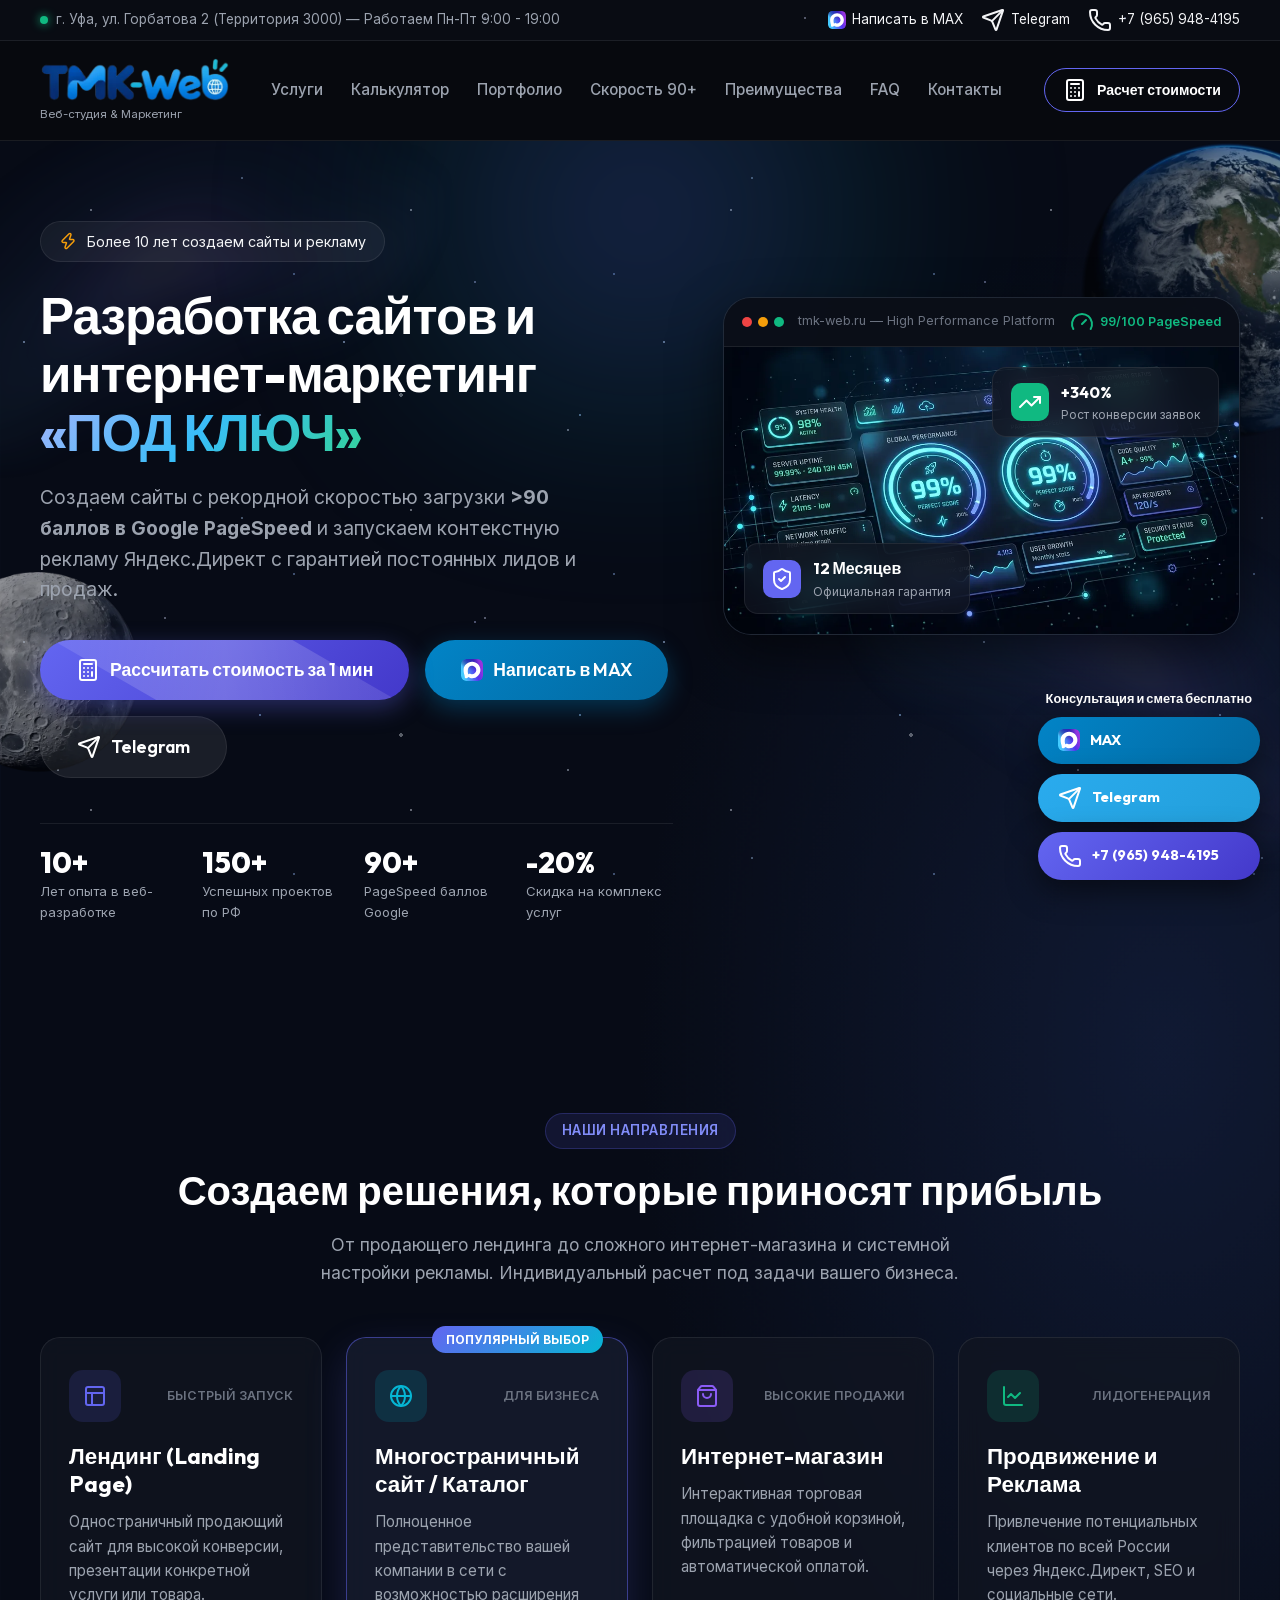
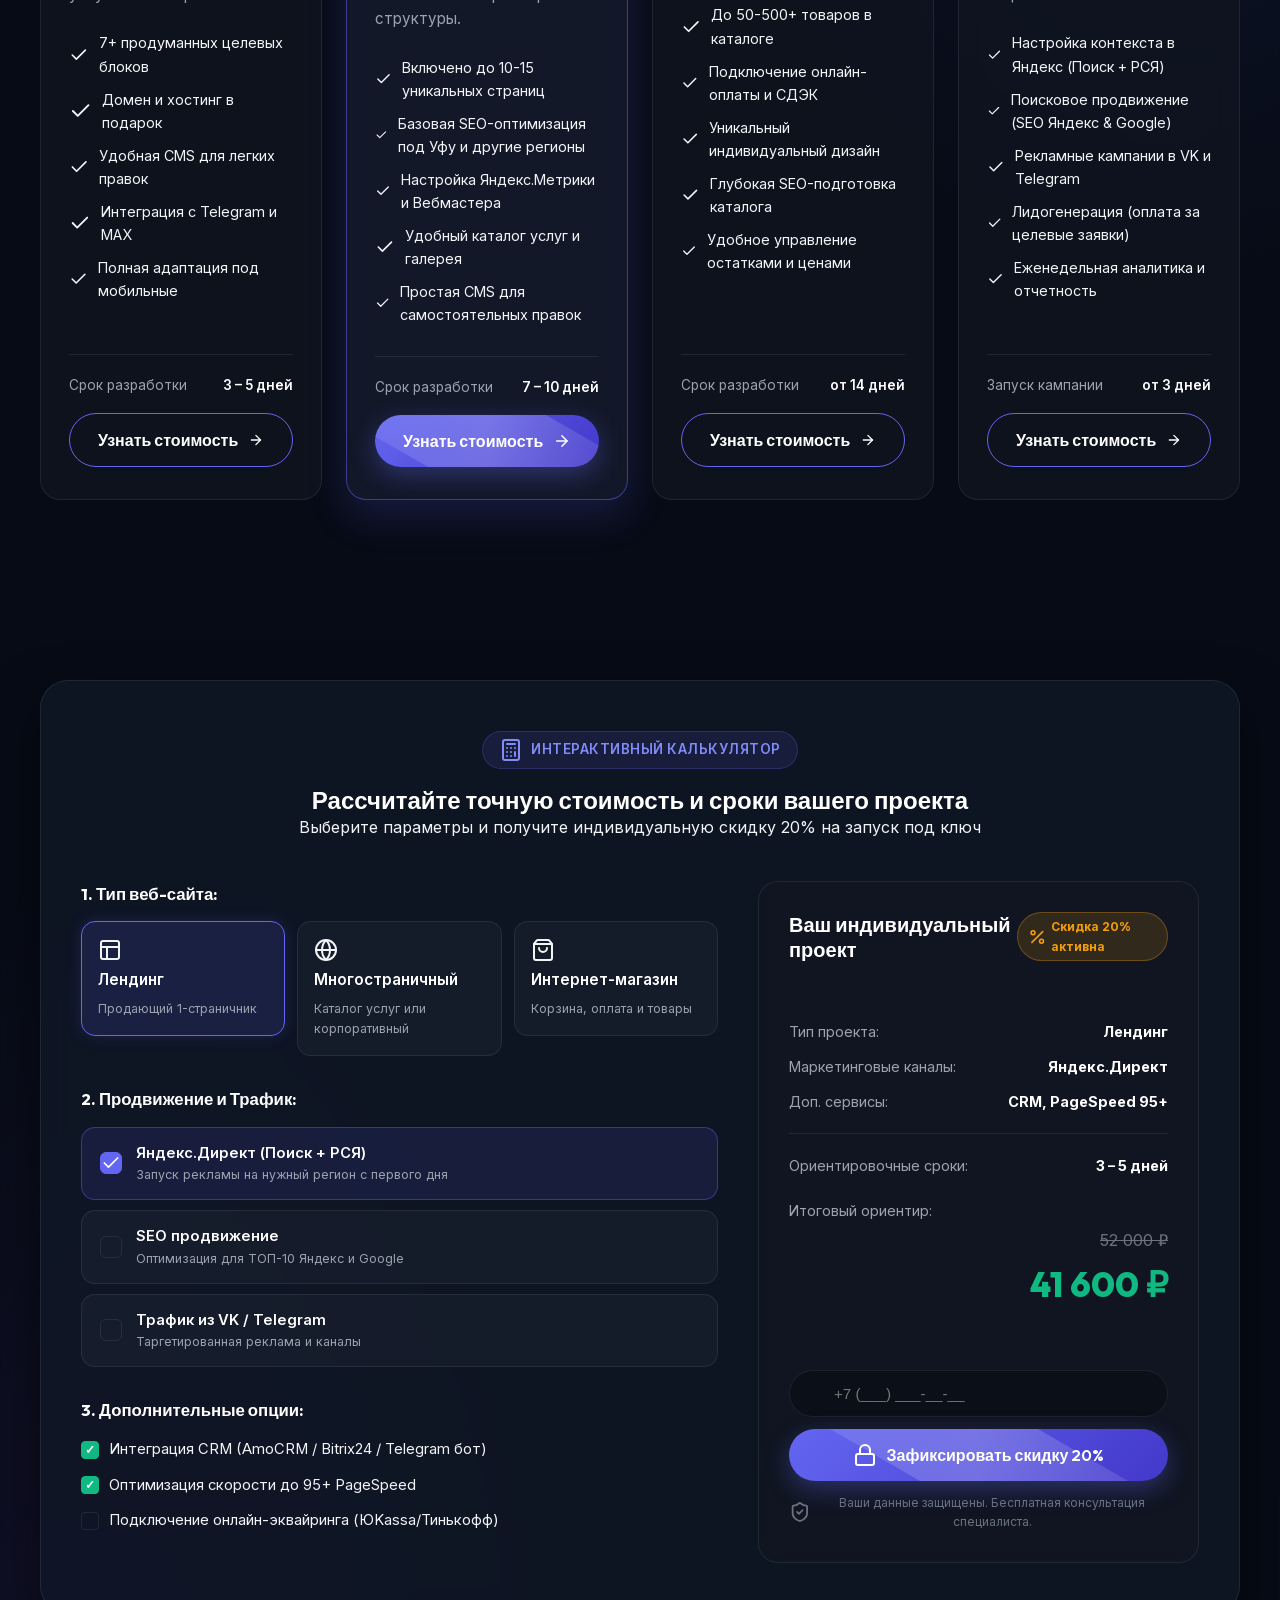
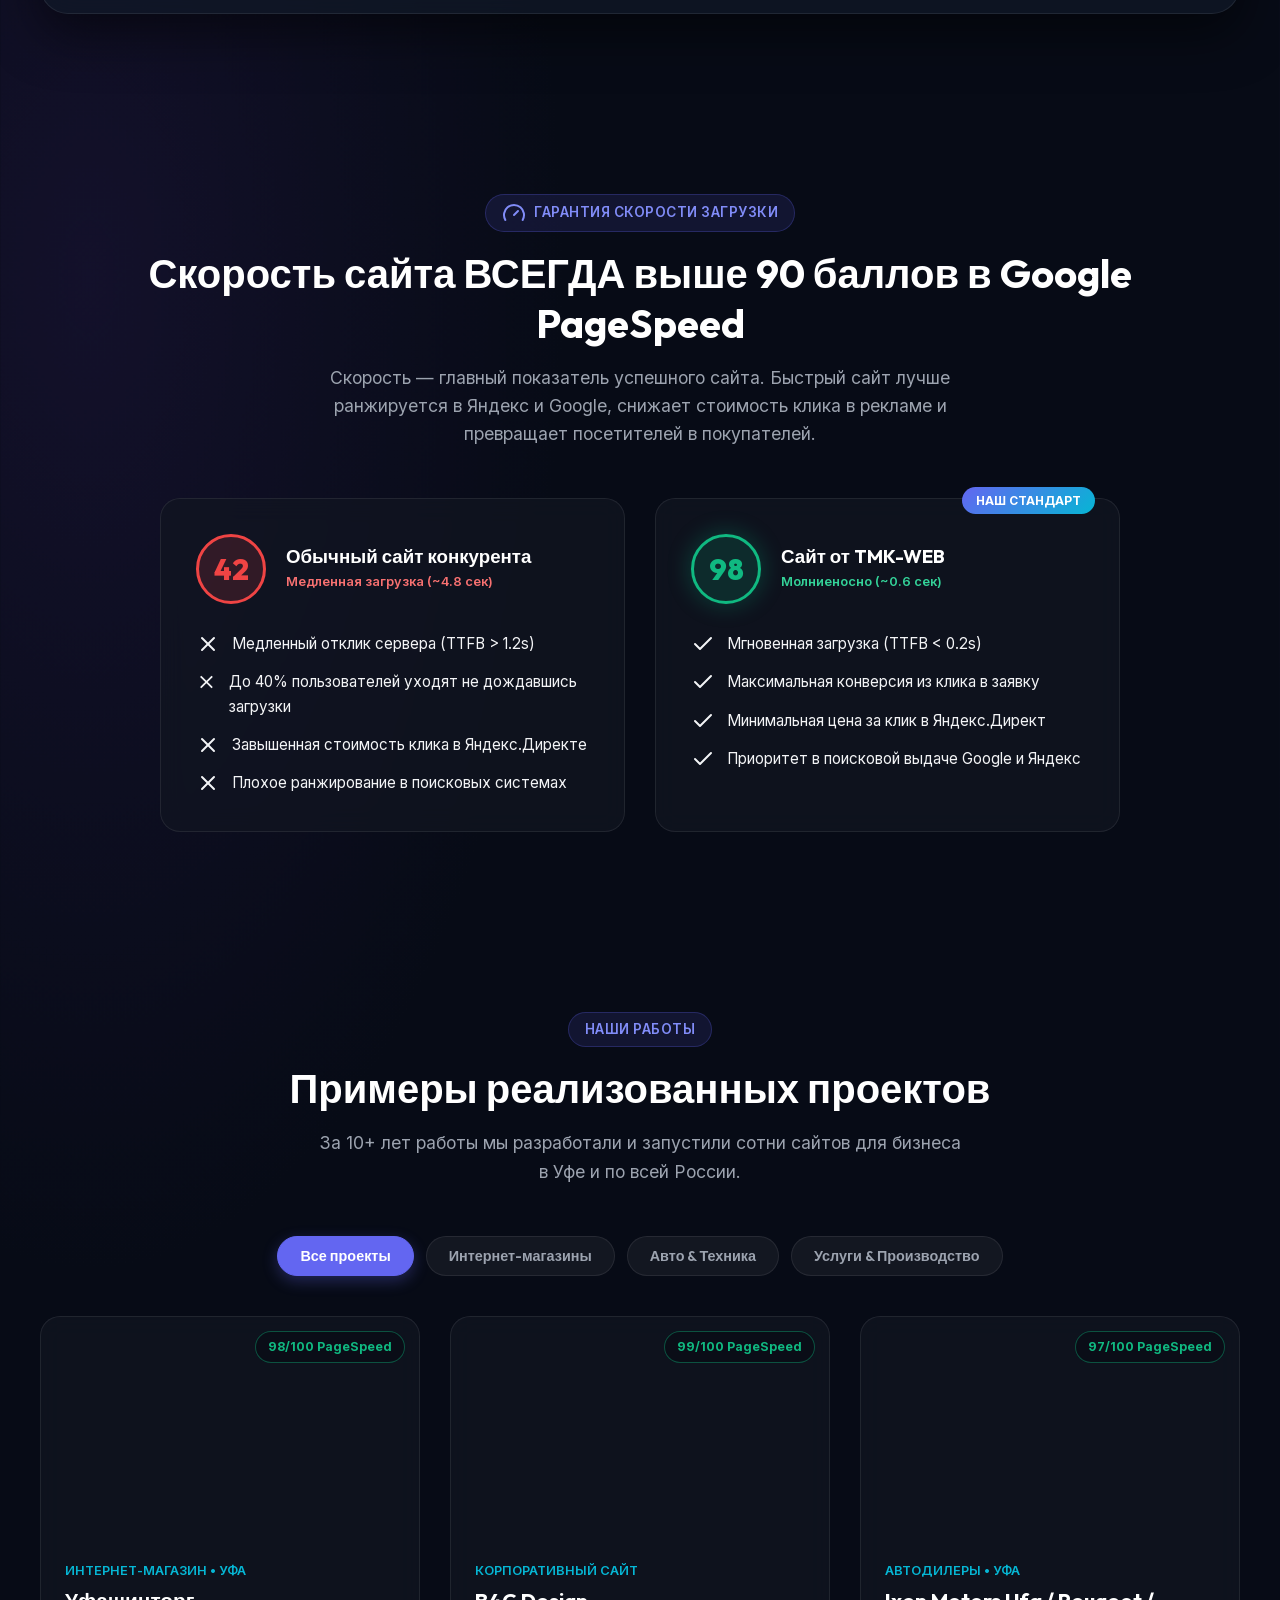
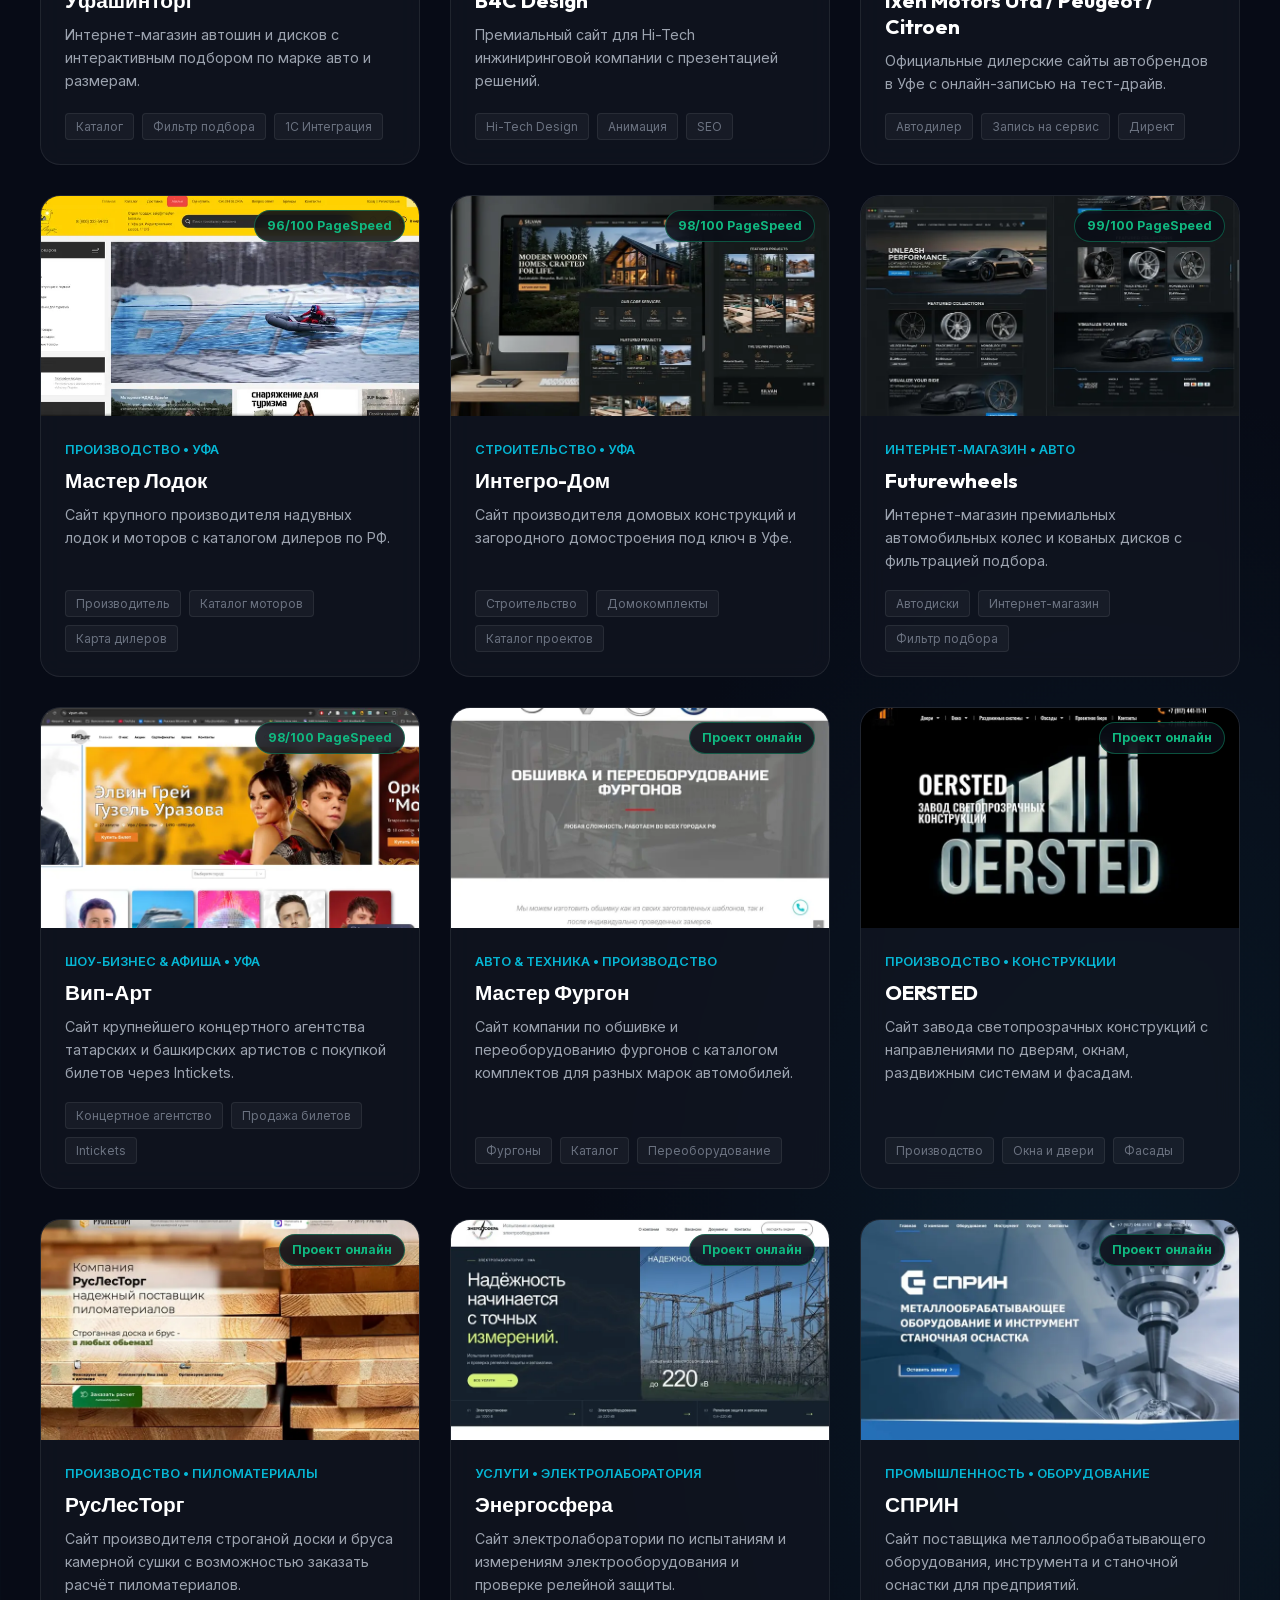
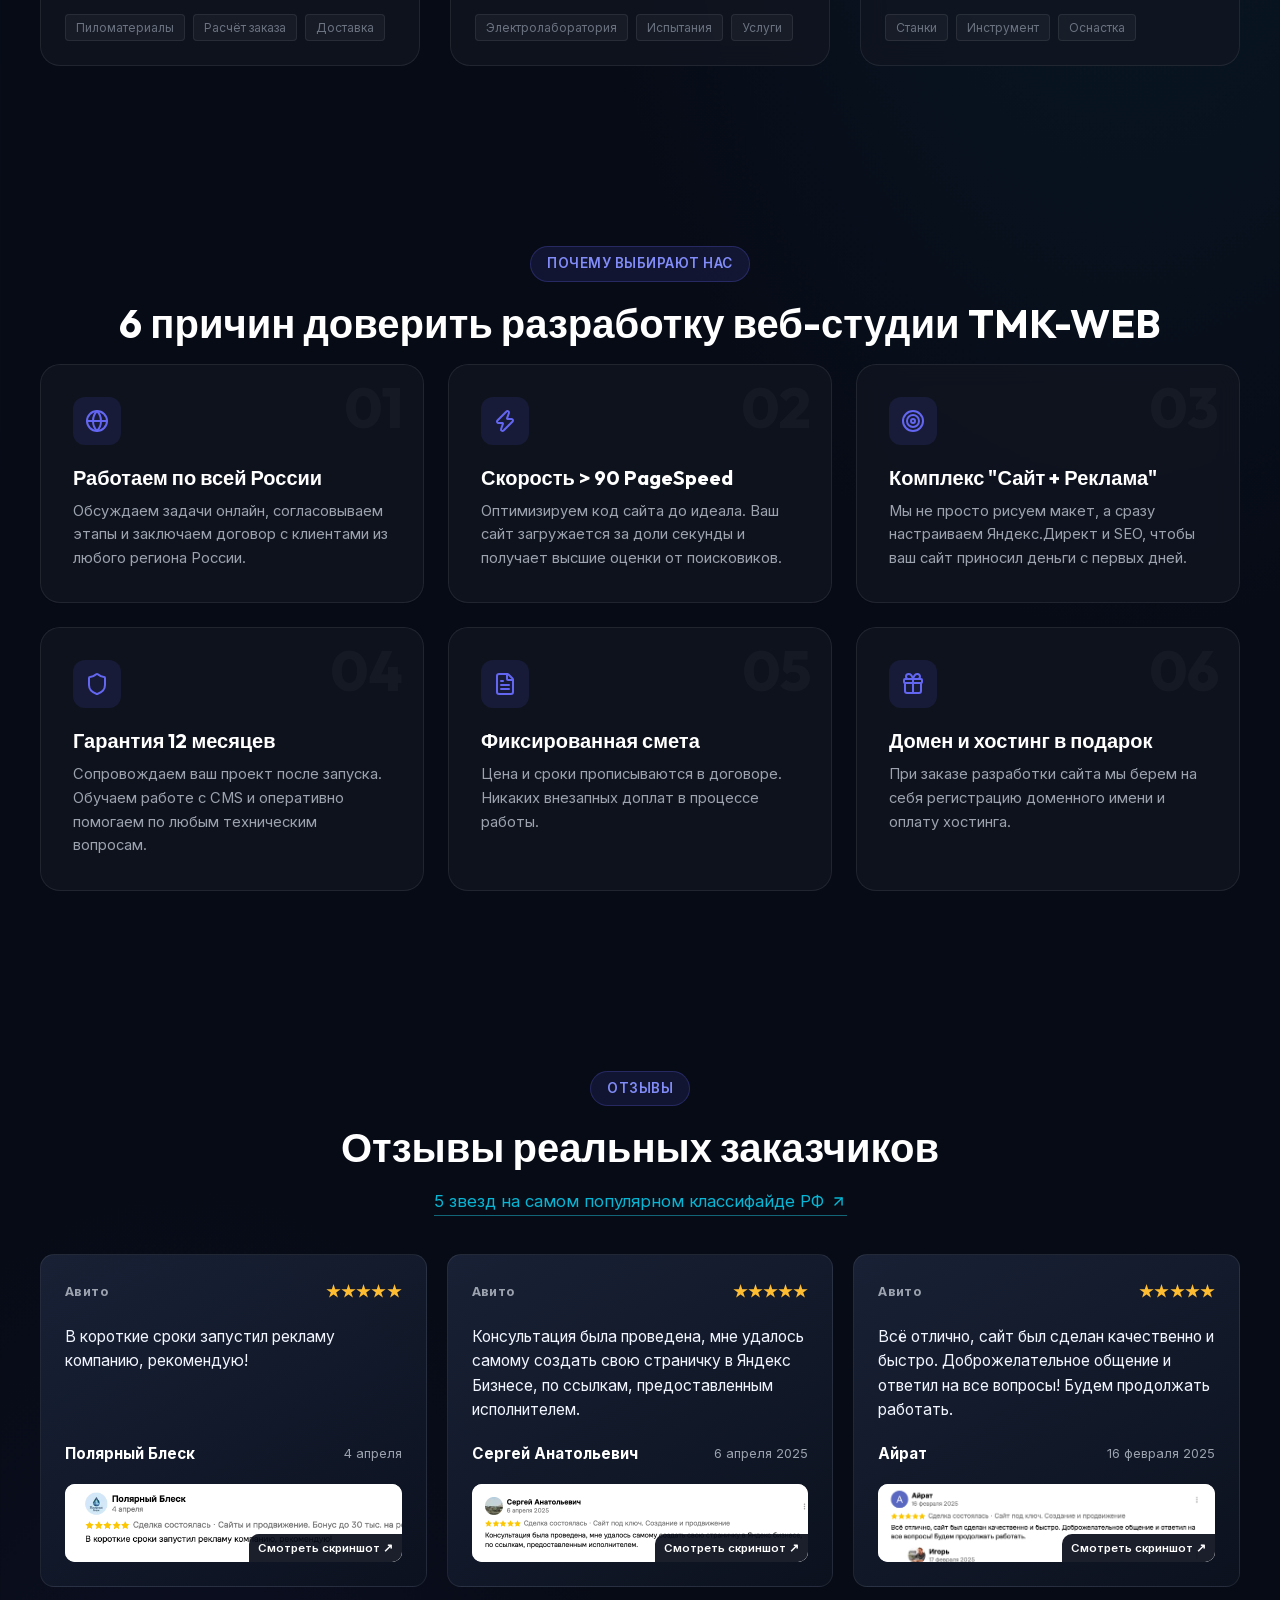
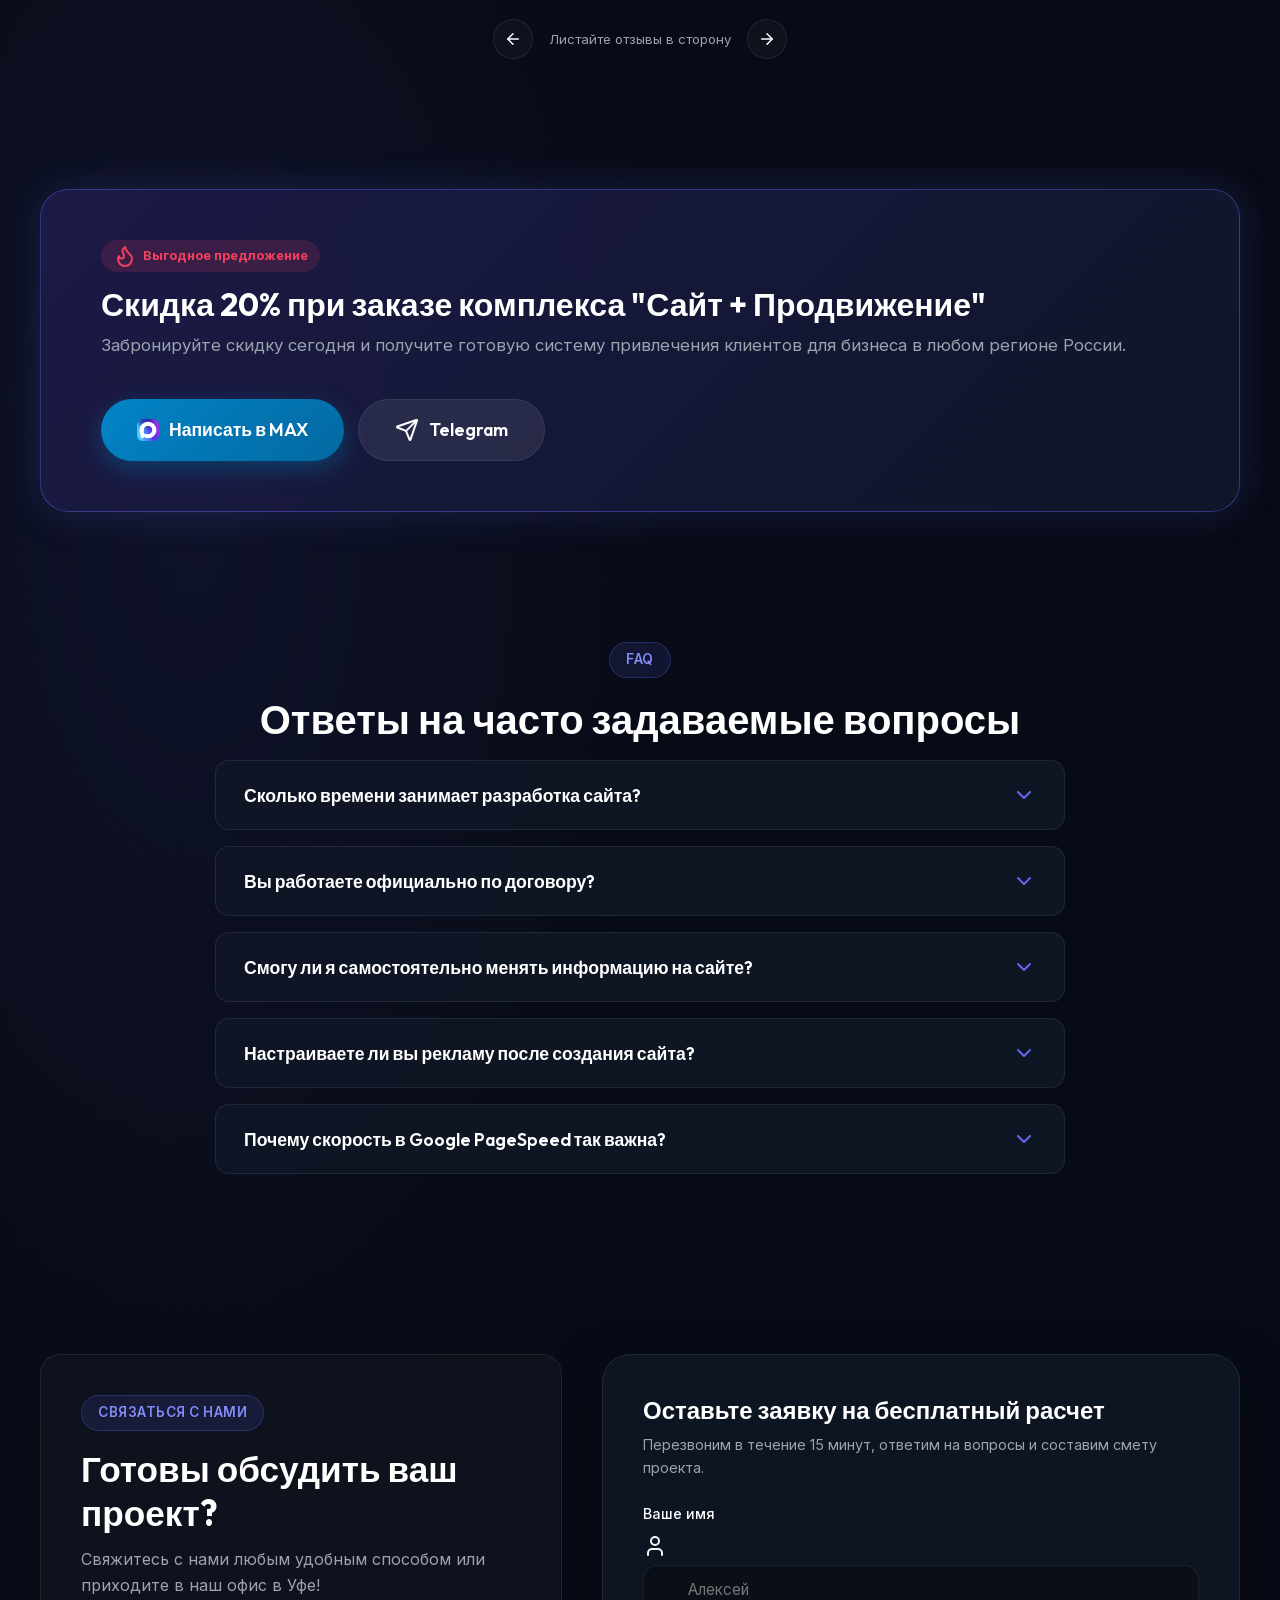
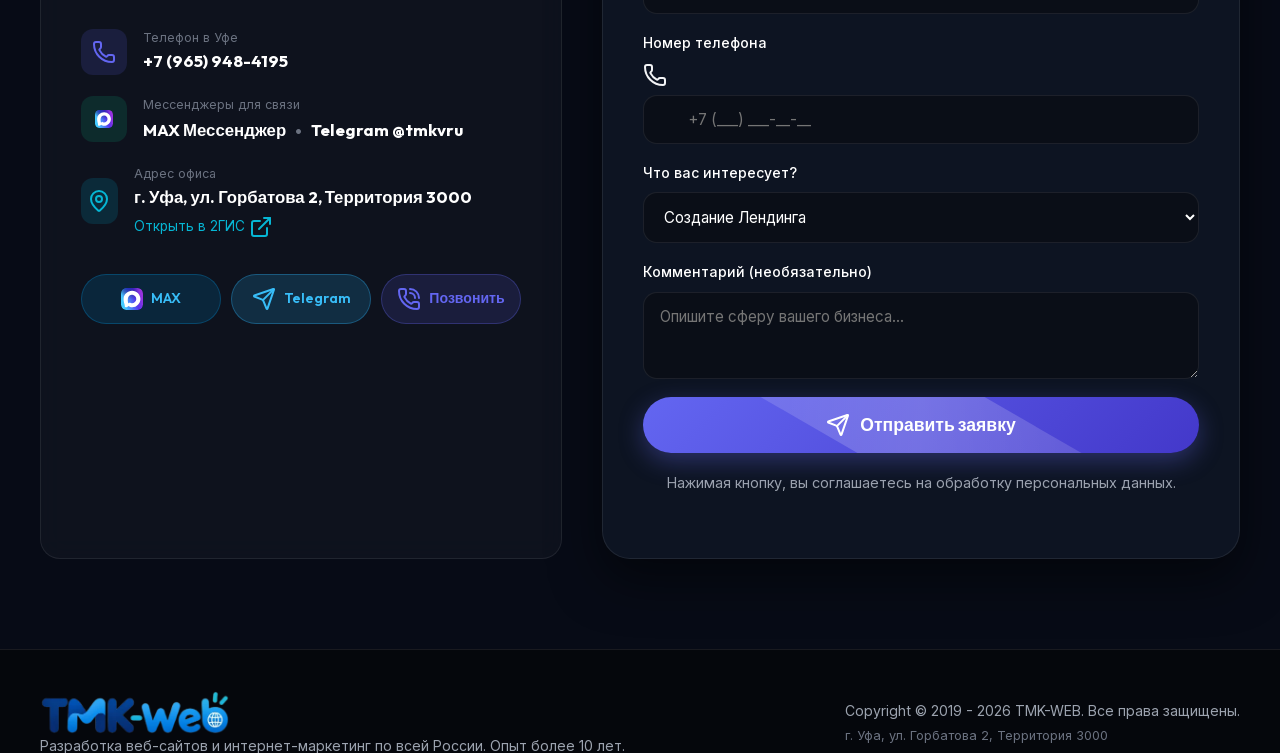
<file: index.html>
<!DOCTYPE html>
<html lang="ru">
<head>
    <meta charset="UTF-8">
    <meta name="viewport" content="width=device-width, initial-scale=1.0">
    <title>TMK-WEB — Разработка сайтов и интернет-маркетинг по всей России</title>
    <meta name="description" content="TMK-WEB: разработка быстрых сайтов, лендингов и интернет-магазинов по всей России. SEO и Яндекс.Директ, 10+ лет опыта, скорость 90+ PageSpeed. Офис в Уфе.">
    <meta name="robots" content="index, follow">
    <link rel="canonical" href="https://tmk-web.ru/">
    
    <!-- Open Graph -->
    <meta property="og:title" content="TMK-WEB — Разработка сайтов и реклама по всей России">
    <meta property="og:description" content="Разработка быстрых сайтов, SEO и настройка Яндекс.Директ для бизнеса по всей России. Опыт более 10 лет.">
    <meta property="og:type" content="website">
    <meta property="og:url" content="https://tmk-web.ru/">
    <meta property="og:site_name" content="TMK-WEB">
    <meta property="og:locale" content="ru_RU">
    <meta property="og:image" content="https://tmk-web.ru/assets/hero_tech.jpg">
    <meta property="og:image:width" content="1376">
    <meta property="og:image:height" content="768">
    <meta property="og:image:alt" content="TMK-WEB — разработка быстрых сайтов и интернет-маркетинг">
    <meta name="twitter:card" content="summary_large_image">
    <meta name="twitter:title" content="TMK-WEB — Разработка сайтов и интернет-маркетинг">
    <meta name="twitter:description" content="Быстрые сайты, SEO и Яндекс.Директ для бизнеса по всей России.">
    <meta name="twitter:image" content="https://tmk-web.ru/assets/hero_tech.jpg">

    <script type="application/ld+json">
    {
        "@context": "https://schema.org",
        "@graph": [
            {
                "@type": "Organization",
                "@id": "https://tmk-web.ru/#organization",
                "name": "TMK-WEB",
                "url": "https://tmk-web.ru/",
                "logo": "https://tmk-web.ru/assets/logo.png",
                "description": "Разработка сайтов и интернет-маркетинг для бизнеса по всей России.",
                "telephone": "+79659484195",
                "address": {
                    "@type": "PostalAddress",
                    "streetAddress": "ул. Горбатова, 2, Территория 3000",
                    "addressLocality": "Уфа",
                    "addressCountry": "RU"
                }
            },
            {
                "@type": "WebSite",
                "@id": "https://tmk-web.ru/#website",
                "url": "https://tmk-web.ru/",
                "name": "TMK-WEB",
                "inLanguage": "ru-RU",
                "publisher": { "@id": "https://tmk-web.ru/#organization" }
            }
        ]
    }
    </script>

    <!-- Favicon -->
    <link rel="icon" type="image/x-icon" href="/favicon.ico">
    <link rel="icon" type="image/png" sizes="180x180" href="assets/favicon.png">
    <link rel="apple-touch-icon" sizes="180x180" href="assets/favicon.png">

    <link rel="preload" href="assets/fonts/inter-cyrillic.woff2" as="font" type="font/woff2" crossorigin>
    <link rel="preload" href="assets/hero_tech-mobile.webp" as="image" media="(max-width: 600px)" fetchpriority="high">
    <link rel="preload" href="assets/hero_tech.webp" as="image" media="(min-width: 601px)" fetchpriority="high">

    <link rel="stylesheet" href="style.css">
</head>
<body>
    <!-- Yandex.Metrika counter -->
    <script type="text/javascript">
        (function(m,e,t,r,i,k,a){
            m[i]=m[i]||function(){(m[i].a=m[i].a||[]).push(arguments)};
            m[i].l=1*new Date();
            for (var j = 0; j < document.scripts.length; j++) {if (document.scripts[j].src === r) { return; }}
        k=e.createElement(t),a=e.getElementsByTagName(t)[0],k.async=1,k.src=r;
        var counterLoaded=false;
        var loadCounter=function(){
            if (counterLoaded) return;
            counterLoaded=true;
            a.parentNode.insertBefore(k,a);
        };
        if (new URLSearchParams(location.search).has('_ym_status-check')) {
            loadCounter();
        } else {
            m.setTimeout(loadCounter,3000);
            e.addEventListener('pointerdown',loadCounter,{once:true,passive:true});
            e.addEventListener('keydown',loadCounter,{once:true});
        }
        })(window, document,'script','https://mc.yandex.ru/metrika/tag.js', 'ym');

        ym(94724643, 'init', {webvisor:true, clickmap:true, referrer: document.referrer, url: location.href, accurateTrackBounce:true, trackLinks:true});
    </script>
    <noscript><div><img src="https://mc.yandex.ru/watch/94724643" style="position:absolute; left:-9999px;" alt="" /></div></noscript>
    <!-- /Yandex.Metrika counter -->

    <!-- Top Status Bar -->
    <div class="top-bar">
        <div class="container top-bar-content">
            <div class="location-badge">
                <span class="pulse-dot"></span>
                <span>г. Уфа, ул. Горбатова 2 (Территория 3000) — Работаем Пн-Пт 9:00 - 19:00</span>
            </div>
            <div class="top-contacts">
                <a href="https://max.ru/u/f9LHodD0cOJwpJ6r_Q7BhaTfJdhE2yAvu9MFI6rVFzwkVeKLxU55GmwC2JM" target="_blank" class="top-max">
                    <img src="assets/max_logo.svg" alt="MAX" class="max-icon-sm"> Написать в MAX
                </a>
                <a href="https://t.me/tmkvru" target="_blank" class="top-tg">
                    <svg xmlns="http://www.w3.org/2000/svg" width="24" height="24" viewBox="0 0 24 24" fill="none" stroke="currentColor" stroke-width="2" stroke-linecap="round" stroke-linejoin="round" class="lucide lucide-send"><path d="M14.536 21.686a.5.5 0 0 0 .937-.024l6.5-19a.496.496 0 0 0-.635-.635l-19 6.5a.5.5 0 0 0-.024.937l7.93 3.18a2 2 0 0 1 1.112 1.11z"/><path d="m21.854 2.147-10.94 10.939"/></svg> Telegram
                </a>
                <a href="tel:+79659484195" class="top-phone">
                    <svg xmlns="http://www.w3.org/2000/svg" width="24" height="24" viewBox="0 0 24 24" fill="none" stroke="currentColor" stroke-width="2" stroke-linecap="round" stroke-linejoin="round" class="lucide lucide-phone"><path d="M13.832 16.568a1 1 0 0 0 1.213-.303l.355-.465A2 2 0 0 1 17 15h3a2 2 0 0 1 2 2v3a2 2 0 0 1-2 2A18 18 0 0 1 2 4a2 2 0 0 1 2-2h3a2 2 0 0 1 2 2v3a2 2 0 0 1-.8 1.6l-.468.351a1 1 0 0 0-.292 1.233 14 14 0 0 0 6.392 6.384"/></svg> +7 (965) 948-4195
                </a>
            </div>
        </div>
    </div>

    <!-- Header Navigation -->
    <header class="site-header" id="header">
        <div class="container header-container">
            <a href="#" class="logo">
                <img src="assets/logo.webp" alt="TMK-WEB" class="site-logo-img" width="400" height="95">
                <div class="logo-text">
                    <span class="brand-sub">Веб-студия & Маркетинг</span>
                </div>
            </a>

            <nav class="main-nav" id="mainNav">
                <ul>
                    <li><a href="#services" class="nav-link">Услуги</a></li>
                    <li><a href="#calculator" class="nav-link">Калькулятор</a></li>
                    <li><a href="#portfolio" class="nav-link">Портфолио</a></li>
                    <li><a href="#speed" class="nav-link">Скорость 90+</a></li>
                    <li><a href="#advantages" class="nav-link">Преимущества</a></li>
                    <li><a href="#faq" class="nav-link">FAQ</a></li>
                    <li><a href="#contacts" class="nav-link">Контакты</a></li>
                </ul>
            </nav>

            <div class="header-actions">
                <a href="#calculator" class="btn btn-outline btn-sm">
                    <svg xmlns="http://www.w3.org/2000/svg" width="24" height="24" viewBox="0 0 24 24" fill="none" stroke="currentColor" stroke-width="2" stroke-linecap="round" stroke-linejoin="round" class="lucide lucide-calculator"><rect width="16" height="20" x="4" y="2" rx="2"/><line x1="8" x2="16" y1="6" y2="6"/><line x1="16" x2="16" y1="14" y2="18"/><path d="M16 10h.01"/><path d="M12 10h.01"/><path d="M8 10h.01"/><path d="M12 14h.01"/><path d="M8 14h.01"/><path d="M12 18h.01"/><path d="M8 18h.01"/></svg> Расчет стоимости
                </a>
            </div>
        </div>
    </header>

    <main class="site-main">
        <div class="space-scene" aria-hidden="true">
            <div class="space-stars space-stars--far"></div>
            <div class="space-stars space-stars--near"></div>
            <div class="space-galaxy space-galaxy--left"></div>
            <div class="space-galaxy space-galaxy--right"></div>
            <div class="space-planet space-planet--earth"></div>
            <div class="space-planet space-planet--moon"></div>
            <div class="space-comet space-comet--one"></div>
            <div class="space-comet space-comet--two"></div>
            <div class="space-comet space-comet--three"></div>
        </div>
        <div class="space-rocket" id="spaceRocket" aria-hidden="true">
            <span class="space-rocket__trail"></span>
            <svg class="space-rocket__shape" viewBox="0 0 180 80" xmlns="http://www.w3.org/2000/svg" focusable="false">
                <defs>
                    <linearGradient id="rocketHull" x1="0" x2="0" y1="0" y2="1">
                        <stop offset="0" stop-color="#ffffff"/>
                        <stop offset="0.48" stop-color="#dfeefa"/>
                        <stop offset="1" stop-color="#8da9c6"/>
                    </linearGradient>
                    <linearGradient id="rocketNose" x1="0" x2="1" y1="0" y2="0">
                        <stop offset="0" stop-color="#34d9ee"/>
                        <stop offset="1" stop-color="#126fc0"/>
                    </linearGradient>
                    <linearGradient id="rocketFlame" x1="0" x2="1" y1="0" y2="0">
                        <stop offset="0" stop-color="#fff7b5"/>
                        <stop offset="0.45" stop-color="#ffad43"/>
                        <stop offset="1" stop-color="#22bdf2" stop-opacity="0"/>
                    </linearGradient>
                </defs>
                <path class="space-rocket__flame" d="M154 30 C166 28 175 33 180 40 C175 47 166 52 154 50 Z" fill="url(#rocketFlame)"/>
                <path d="M125 24 L140 5 L155 25 Z" fill="#0d65a9" stroke="#6cdbff" stroke-width="1.3"/>
                <path d="M125 56 L140 75 L155 55 Z" fill="#0b5291" stroke="#57c7f6" stroke-width="1.3"/>
                <path d="M26 40 L49 21 H139 C151 21 159 29 159 40 C159 51 151 59 139 59 H49 Z" fill="url(#rocketHull)" stroke="#95ddf8" stroke-width="1.6"/>
                <path d="M26 40 L49 21 V59 Z" fill="url(#rocketNose)" stroke="#6bdcf7" stroke-width="1.2"/>
                <path d="M56 26 H137 C145 26 151 31 153 36" fill="none" stroke="#ffffff" stroke-opacity="0.9" stroke-width="2.2" stroke-linecap="round"/>
                <path d="M56 54 H138" fill="none" stroke="#5e7893" stroke-opacity="0.45" stroke-width="1.4" stroke-linecap="round"/>
            </svg>
            <img class="space-rocket__logo" src="assets/logo.webp" alt="" width="400" height="95" loading="lazy">
        </div>

    <!-- Hero Section -->
    <section class="hero-section" id="hero">
        <div class="hero-bg-glow"></div>
        <div class="container hero-grid">
            <div class="hero-text-content">
                <div class="hero-badge">
                    <svg xmlns="http://www.w3.org/2000/svg" width="24" height="24" viewBox="0 0 24 24" fill="none" stroke="currentColor" stroke-width="2" stroke-linecap="round" stroke-linejoin="round" class="lucide lucide-zap badge-icon"><path d="M15.914 4a1.5 1.5 0 00-2.474-1.561l-9 9A1.5 1.5 0 005.5 14h4.002a.5.5 0 01.471.666L8.086 20a1.5 1.5 0 002.475 1.56l9-9A1.5 1.5 0 0018.5 10h-3.997a.5.5 0 01-.472-.667z"/></svg>
                    <span>Более 10 лет создаем сайты и рекламу</span>
                </div>

                <h1 class="hero-title">
                    Разработка сайтов и интернет-маркетинг<br><span class="gradient-text">«ПОД КЛЮЧ»</span>
                </h1>

                <p class="hero-subtitle">
                    Создаем сайты с рекордной скоростью загрузки <strong>>90 баллов в Google PageSpeed</strong> и запускаем контекстную рекламу Яндекс.Директ с гарантией постоянных лидов и продаж.
                </p>

                <div class="hero-cta-group">
                    <a href="#calculator" class="btn btn-primary btn-lg glow-button">
                        <svg xmlns="http://www.w3.org/2000/svg" width="24" height="24" viewBox="0 0 24 24" fill="none" stroke="currentColor" stroke-width="2" stroke-linecap="round" stroke-linejoin="round" class="lucide lucide-calculator"><rect width="16" height="20" x="4" y="2" rx="2"/><line x1="8" x2="16" y1="6" y2="6"/><line x1="16" x2="16" y1="14" y2="18"/><path d="M16 10h.01"/><path d="M12 10h.01"/><path d="M8 10h.01"/><path d="M12 14h.01"/><path d="M8 14h.01"/><path d="M12 18h.01"/><path d="M8 18h.01"/></svg> Рассчитать стоимость за 1 мин
                    </a>
                    <a href="https://max.ru/u/f9LHodD0cOJwpJ6r_Q7BhaTfJdhE2yAvu9MFI6rVFzwkVeKLxU55GmwC2JM" target="_blank" class="btn btn-max btn-lg">
                        <img src="assets/max_logo.svg" alt="MAX" class="max-icon-btn"> Написать в MAX
                    </a>
                    <a href="https://t.me/tmkvru" target="_blank" class="btn btn-secondary btn-lg">
                        <svg xmlns="http://www.w3.org/2000/svg" width="24" height="24" viewBox="0 0 24 24" fill="none" stroke="currentColor" stroke-width="2" stroke-linecap="round" stroke-linejoin="round" class="lucide lucide-send"><path d="M14.536 21.686a.5.5 0 0 0 .937-.024l6.5-19a.496.496 0 0 0-.635-.635l-19 6.5a.5.5 0 0 0-.024.937l7.93 3.18a2 2 0 0 1 1.112 1.11z"/><path d="m21.854 2.147-10.94 10.939"/></svg> Telegram
                    </a>
                </div>

                <!-- Live Metrics Pills -->
                <div class="hero-metrics">
                    <div class="metric-item">
                        <div class="metric-val">10+</div>
                        <div class="metric-lbl">Лет опыта в веб-разработке</div>
                    </div>
                    <div class="metric-divider"></div>
                    <div class="metric-item">
                        <div class="metric-val">150+</div>
                        <div class="metric-lbl">Успешных проектов по РФ</div>
                    </div>
                    <div class="metric-divider"></div>
                    <div class="metric-item">
                        <div class="metric-val text-emerald">90+</div>
                        <div class="metric-lbl">PageSpeed баллов Google</div>
                    </div>
                    <div class="metric-divider"></div>
                    <div class="metric-item">
                        <div class="metric-val text-amber">-20%</div>
                        <div class="metric-lbl">Скидка на комплекс услуг</div>
                    </div>
                </div>
            </div>

            <!-- Hero Interactive Preview Showcase -->
            <div class="hero-visual">
                <div class="visual-card-wrapper glass-panel">
                    <div class="window-bar">
                        <div class="dots">
                            <span class="dot dot-red"></span>
                            <span class="dot dot-yellow"></span>
                            <span class="dot dot-green"></span>
                        </div>
                        <div class="window-title">tmk-web.ru — High Performance Platform</div>
                        <div class="speed-indicator">
                            <svg xmlns="http://www.w3.org/2000/svg" width="24" height="24" viewBox="0 0 24 24" fill="none" stroke="currentColor" stroke-width="2" stroke-linecap="round" stroke-linejoin="round" class="lucide lucide-gauge"><path d="m12 14 4-4"/><path d="M3.34 19a10 10 0 1 1 17.32 0"/></svg> 99/100 PageSpeed
                        </div>
                    </div>
                    
                    <div class="visual-image-container">
                        <picture>
                            <source media="(max-width: 600px)" srcset="assets/hero_tech-mobile.webp" type="image/webp">
                            <img src="assets/hero_tech.webp" alt="Интерфейс веб-разработки и маркетинга TMK-WEB" class="hero-image" width="1000" height="558" fetchpriority="high" decoding="async">
                        </picture>
                        <div class="floating-badge badge-top-right glass-card">
                            <div class="icon-circle bg-emerald">
                                <svg xmlns="http://www.w3.org/2000/svg" width="24" height="24" viewBox="0 0 24 24" fill="none" stroke="currentColor" stroke-width="2" stroke-linecap="round" stroke-linejoin="round" class="lucide lucide-trending-up"><path d="M16 7h6v6"/><path d="m22 7-8.5 8.5-5-5L2 17"/></svg>
                            </div>
                            <div class="badge-content">
                                <div class="badge-number">+340%</div>
                                <div class="badge-text">Рост конверсии заявок</div>
                            </div>
                        </div>

                        <div class="floating-badge badge-bottom-left glass-card">
                            <div class="icon-circle bg-indigo">
                                <svg xmlns="http://www.w3.org/2000/svg" width="24" height="24" viewBox="0 0 24 24" fill="none" stroke="currentColor" stroke-width="2" stroke-linecap="round" stroke-linejoin="round" class="lucide lucide-shield-check"><path d="M20 13c0 5-3.5 7.5-7.66 8.95a1 1 0 0 1-.67-.01C7.5 20.5 4 18 4 13V6a1 1 0 0 1 1-1c2 0 4.5-1.2 6.24-2.72a1.17 1.17 0 0 1 1.52 0C14.51 3.81 17 5 19 5a1 1 0 0 1 1 1z"/><path d="m9 12 2 2 4-4"/></svg>
                            </div>
                            <div class="badge-content">
                                <div class="badge-number">12 Месяцев</div>
                                <div class="badge-text">Официальная гарантия</div>
                            </div>
                        </div>
                    </div>
                </div>
            </div>
        </div>
    </section>

    <!-- Services Section -->
    <section class="services-section section-padding" id="services">
        <div class="container">
            <div class="section-header text-center">
                <span class="section-tag">Наши направления</span>
                <h2 class="section-title">Создаем решения, которые приносят прибыль</h2>
                <p class="section-description">
                    От продающего лендинга до сложного интернет-магазина и системной настройки рекламы. Индивидуальный расчет под задачи вашего бизнеса.
                </p>
            </div>

            <div class="services-grid">
                <!-- Card 1: Landing -->
                <div class="service-card glass-card">
                    <div class="service-header">
                        <div class="service-icon bg-indigo-light">
                            <svg xmlns="http://www.w3.org/2000/svg" width="24" height="24" viewBox="0 0 24 24" fill="none" stroke="currentColor" stroke-width="2" stroke-linecap="round" stroke-linejoin="round" class="lucide lucide-layout"><rect width="18" height="18" x="3" y="3" rx="2"/><path d="M3 9h18"/><path d="M9 21V9"/></svg>
                        </div>
                        <span class="service-tag">Быстрый запуск</span>
                    </div>
                    <h3 class="service-title">Лендинг (Landing Page)</h3>
                    <p class="service-text"> Одностраничный продающий сайт для высокой конверсии, презентации конкретной услуги или товара.</p>
                    
                    <div class="service-features">
                        <div class="feature-item"><svg xmlns="http://www.w3.org/2000/svg" width="24" height="24" viewBox="0 0 24 24" fill="none" stroke="currentColor" stroke-width="2" stroke-linecap="round" stroke-linejoin="round" class="lucide lucide-check"><path d="M20 6 9 17l-5-5"/></svg> 7+ продуманных целевых блоков</div>
                        <div class="feature-item"><svg xmlns="http://www.w3.org/2000/svg" width="24" height="24" viewBox="0 0 24 24" fill="none" stroke="currentColor" stroke-width="2" stroke-linecap="round" stroke-linejoin="round" class="lucide lucide-check"><path d="M20 6 9 17l-5-5"/></svg> Домен и хостинг в подарок</div>
                        <div class="feature-item"><svg xmlns="http://www.w3.org/2000/svg" width="24" height="24" viewBox="0 0 24 24" fill="none" stroke="currentColor" stroke-width="2" stroke-linecap="round" stroke-linejoin="round" class="lucide lucide-check"><path d="M20 6 9 17l-5-5"/></svg> Удобная CMS для легких правок</div>
                        <div class="feature-item"><svg xmlns="http://www.w3.org/2000/svg" width="24" height="24" viewBox="0 0 24 24" fill="none" stroke="currentColor" stroke-width="2" stroke-linecap="round" stroke-linejoin="round" class="lucide lucide-check"><path d="M20 6 9 17l-5-5"/></svg> Интеграция с Telegram и MAX</div>
                        <div class="feature-item"><svg xmlns="http://www.w3.org/2000/svg" width="24" height="24" viewBox="0 0 24 24" fill="none" stroke="currentColor" stroke-width="2" stroke-linecap="round" stroke-linejoin="round" class="lucide lucide-check"><path d="M20 6 9 17l-5-5"/></svg> Полная адаптация под мобильные</div>
                    </div>

                    <div class="service-footer">
                        <div class="service-meta">
                            <span class="meta-label">Срок разработки</span>
                            <span class="meta-value">3 – 5 дней</span>
                        </div>
                        <button class="btn btn-outline btn-full open-modal-btn" data-service="Лендинг">
                            Узнать стоимость <svg xmlns="http://www.w3.org/2000/svg" width="24" height="24" viewBox="0 0 24 24" fill="none" stroke="currentColor" stroke-width="2" stroke-linecap="round" stroke-linejoin="round" class="lucide lucide-arrow-right"><path d="M5 12h14"/><path d="m12 5 7 7-7 7"/></svg>
                        </button>
                    </div>
                </div>

                <!-- Card 2: Corporate Site -->
                <div class="service-card glass-card featured-service">
                    <div class="popular-ribbon">Популярный выбор</div>
                    <div class="service-header">
                        <div class="service-icon bg-cyan-light">
                            <svg xmlns="http://www.w3.org/2000/svg" width="24" height="24" viewBox="0 0 24 24" fill="none" stroke="currentColor" stroke-width="2" stroke-linecap="round" stroke-linejoin="round" class="lucide lucide-globe"><circle cx="12" cy="12" r="10"/><path d="M12 2a14.5 14.5 0 0 0 0 20 14.5 14.5 0 0 0 0-20"/><path d="M2 12h20"/></svg>
                        </div>
                        <span class="service-tag">Для бизнеса</span>
                    </div>
                    <h3 class="service-title">Многостраничный сайт / Каталог</h3>
                    <p class="service-text">Полноценное представительство вашей компании в сети с возможностью расширения структуры.</p>
                    
                    <div class="service-features">
                        <div class="feature-item"><svg xmlns="http://www.w3.org/2000/svg" width="24" height="24" viewBox="0 0 24 24" fill="none" stroke="currentColor" stroke-width="2" stroke-linecap="round" stroke-linejoin="round" class="lucide lucide-check"><path d="M20 6 9 17l-5-5"/></svg> Включено до 10-15 уникальных страниц</div>
                        <div class="feature-item"><svg xmlns="http://www.w3.org/2000/svg" width="24" height="24" viewBox="0 0 24 24" fill="none" stroke="currentColor" stroke-width="2" stroke-linecap="round" stroke-linejoin="round" class="lucide lucide-check"><path d="M20 6 9 17l-5-5"/></svg> Базовая SEO-оптимизация под Уфу и другие регионы</div>
                        <div class="feature-item"><svg xmlns="http://www.w3.org/2000/svg" width="24" height="24" viewBox="0 0 24 24" fill="none" stroke="currentColor" stroke-width="2" stroke-linecap="round" stroke-linejoin="round" class="lucide lucide-check"><path d="M20 6 9 17l-5-5"/></svg> Настройка Яндекс.Метрики и Вебмастера</div>
                        <div class="feature-item"><svg xmlns="http://www.w3.org/2000/svg" width="24" height="24" viewBox="0 0 24 24" fill="none" stroke="currentColor" stroke-width="2" stroke-linecap="round" stroke-linejoin="round" class="lucide lucide-check"><path d="M20 6 9 17l-5-5"/></svg> Удобный каталог услуг и галерея</div>
                        <div class="feature-item"><svg xmlns="http://www.w3.org/2000/svg" width="24" height="24" viewBox="0 0 24 24" fill="none" stroke="currentColor" stroke-width="2" stroke-linecap="round" stroke-linejoin="round" class="lucide lucide-check"><path d="M20 6 9 17l-5-5"/></svg> Простая CMS для самостоятельных правок</div>
                    </div>

                    <div class="service-footer">
                        <div class="service-meta">
                            <span class="meta-label">Срок разработки</span>
                            <span class="meta-value">7 – 10 дней</span>
                        </div>
                        <button class="btn btn-primary btn-full glow-button open-modal-btn" data-service="Многостраничный сайт">
                            Узнать стоимость <svg xmlns="http://www.w3.org/2000/svg" width="24" height="24" viewBox="0 0 24 24" fill="none" stroke="currentColor" stroke-width="2" stroke-linecap="round" stroke-linejoin="round" class="lucide lucide-arrow-right"><path d="M5 12h14"/><path d="m12 5 7 7-7 7"/></svg>
                        </button>
                    </div>
                </div>

                <!-- Card 3: E-commerce -->
                <div class="service-card glass-card">
                    <div class="service-header">
                        <div class="service-icon bg-purple-light">
                            <svg xmlns="http://www.w3.org/2000/svg" width="24" height="24" viewBox="0 0 24 24" fill="none" stroke="currentColor" stroke-width="2" stroke-linecap="round" stroke-linejoin="round" class="lucide lucide-shopping-bag"><path d="M16 10a4 4 0 0 1-8 0"/><path d="M3.103 6.034h17.794"/><path d="M3.4 5.467a2 2 0 0 0-.4 1.2V20a2 2 0 0 0 2 2h14a2 2 0 0 0 2-2V6.667a2 2 0 0 0-.4-1.2l-2-2.667A2 2 0 0 0 17 2H7a2 2 0 0 0-1.6.8z"/></svg>
                        </div>
                        <span class="service-tag">Высокие продажи</span>
                    </div>
                    <h3 class="service-title">Интернет-магазин</h3>
                    <p class="service-text">Интерактивная торговая площадка с удобной корзиной, фильтрацией товаров и автоматической оплатой.</p>
                    
                    <div class="service-features">
                        <div class="feature-item"><svg xmlns="http://www.w3.org/2000/svg" width="24" height="24" viewBox="0 0 24 24" fill="none" stroke="currentColor" stroke-width="2" stroke-linecap="round" stroke-linejoin="round" class="lucide lucide-check"><path d="M20 6 9 17l-5-5"/></svg> До 50-500+ товаров в каталоге</div>
                        <div class="feature-item"><svg xmlns="http://www.w3.org/2000/svg" width="24" height="24" viewBox="0 0 24 24" fill="none" stroke="currentColor" stroke-width="2" stroke-linecap="round" stroke-linejoin="round" class="lucide lucide-check"><path d="M20 6 9 17l-5-5"/></svg> Подключение онлайн-оплаты и СДЭК</div>
                        <div class="feature-item"><svg xmlns="http://www.w3.org/2000/svg" width="24" height="24" viewBox="0 0 24 24" fill="none" stroke="currentColor" stroke-width="2" stroke-linecap="round" stroke-linejoin="round" class="lucide lucide-check"><path d="M20 6 9 17l-5-5"/></svg> Уникальный индивидуальный дизайн</div>
                        <div class="feature-item"><svg xmlns="http://www.w3.org/2000/svg" width="24" height="24" viewBox="0 0 24 24" fill="none" stroke="currentColor" stroke-width="2" stroke-linecap="round" stroke-linejoin="round" class="lucide lucide-check"><path d="M20 6 9 17l-5-5"/></svg> Глубокая SEO-подготовка каталога</div>
                        <div class="feature-item"><svg xmlns="http://www.w3.org/2000/svg" width="24" height="24" viewBox="0 0 24 24" fill="none" stroke="currentColor" stroke-width="2" stroke-linecap="round" stroke-linejoin="round" class="lucide lucide-check"><path d="M20 6 9 17l-5-5"/></svg> Удобное управление остатками и ценами</div>
                    </div>

                    <div class="service-footer">
                        <div class="service-meta">
                            <span class="meta-label">Срок разработки</span>
                            <span class="meta-value">от 14 дней</span>
                        </div>
                        <button class="btn btn-outline btn-full open-modal-btn" data-service="Интернет-магазин">
                            Узнать стоимость <svg xmlns="http://www.w3.org/2000/svg" width="24" height="24" viewBox="0 0 24 24" fill="none" stroke="currentColor" stroke-width="2" stroke-linecap="round" stroke-linejoin="round" class="lucide lucide-arrow-right"><path d="M5 12h14"/><path d="m12 5 7 7-7 7"/></svg>
                        </button>
                    </div>
                </div>

                <!-- Card 4: Marketing & Promotion -->
                <div class="service-card glass-card">
                    <div class="service-header">
                        <div class="service-icon bg-emerald-light">
                            <svg xmlns="http://www.w3.org/2000/svg" width="24" height="24" viewBox="0 0 24 24" fill="none" stroke="currentColor" stroke-width="2" stroke-linecap="round" stroke-linejoin="round" class="lucide lucide-line-chart"><path d="M3 3v16a2 2 0 0 0 2 2h16"/><path d="m19 9-5 5-4-4-3 3"/></svg>
                        </div>
                        <span class="service-tag">Лидогенерация</span>
                    </div>
                    <h3 class="service-title">Продвижение и Реклама</h3>
                    <p class="service-text">Привлечение потенциальных клиентов по всей России через Яндекс.Директ, SEO и социальные сети.</p>
                    
                    <div class="service-features">
                        <div class="feature-item"><svg xmlns="http://www.w3.org/2000/svg" width="24" height="24" viewBox="0 0 24 24" fill="none" stroke="currentColor" stroke-width="2" stroke-linecap="round" stroke-linejoin="round" class="lucide lucide-check"><path d="M20 6 9 17l-5-5"/></svg> Настройка контекста в Яндекс (Поиск + РСЯ)</div>
                        <div class="feature-item"><svg xmlns="http://www.w3.org/2000/svg" width="24" height="24" viewBox="0 0 24 24" fill="none" stroke="currentColor" stroke-width="2" stroke-linecap="round" stroke-linejoin="round" class="lucide lucide-check"><path d="M20 6 9 17l-5-5"/></svg> Поисковое продвижение (SEO Яндекс & Google)</div>
                        <div class="feature-item"><svg xmlns="http://www.w3.org/2000/svg" width="24" height="24" viewBox="0 0 24 24" fill="none" stroke="currentColor" stroke-width="2" stroke-linecap="round" stroke-linejoin="round" class="lucide lucide-check"><path d="M20 6 9 17l-5-5"/></svg> Рекламные кампании в VK и Telegram</div>
                        <div class="feature-item"><svg xmlns="http://www.w3.org/2000/svg" width="24" height="24" viewBox="0 0 24 24" fill="none" stroke="currentColor" stroke-width="2" stroke-linecap="round" stroke-linejoin="round" class="lucide lucide-check"><path d="M20 6 9 17l-5-5"/></svg> Лидогенерация (оплата за целевые заявки)</div>
                        <div class="feature-item"><svg xmlns="http://www.w3.org/2000/svg" width="24" height="24" viewBox="0 0 24 24" fill="none" stroke="currentColor" stroke-width="2" stroke-linecap="round" stroke-linejoin="round" class="lucide lucide-check"><path d="M20 6 9 17l-5-5"/></svg> Еженедельная аналитика и отчетность</div>
                    </div>

                    <div class="service-footer">
                        <div class="service-meta">
                            <span class="meta-label">Запуск кампании</span>
                            <span class="meta-value">от 3 дней</span>
                        </div>
                        <button class="btn btn-outline btn-full open-modal-btn" data-service="Продвижение и реклама">
                            Узнать стоимость <svg xmlns="http://www.w3.org/2000/svg" width="24" height="24" viewBox="0 0 24 24" fill="none" stroke="currentColor" stroke-width="2" stroke-linecap="round" stroke-linejoin="round" class="lucide lucide-arrow-right"><path d="M5 12h14"/><path d="m12 5 7 7-7 7"/></svg>
                        </button>
                    </div>
                </div>
            </div>
        </div>
    </section>

    <!-- Interactive Cost Calculator -->
    <section class="calculator-section section-padding" id="calculator">
        <div class="container">
            <div class="glass-panel calculator-card">
                <div class="calc-header text-center">
                    <span class="section-tag"><svg xmlns="http://www.w3.org/2000/svg" width="24" height="24" viewBox="0 0 24 24" fill="none" stroke="currentColor" stroke-width="2" stroke-linecap="round" stroke-linejoin="round" class="lucide lucide-calculator"><rect width="16" height="20" x="4" y="2" rx="2"/><line x1="8" x2="16" y1="6" y2="6"/><line x1="16" x2="16" y1="14" y2="18"/><path d="M16 10h.01"/><path d="M12 10h.01"/><path d="M8 10h.01"/><path d="M12 14h.01"/><path d="M8 14h.01"/><path d="M12 18h.01"/><path d="M8 18h.01"/></svg> Интерактивный калькулятор</span>
                    <h2>Рассчитайте точную стоимость и сроки вашего проекта</h2>
                    <p>Выберите параметры и получите индивидуальную скидку 20% на запуск под ключ</p>
                </div>

                <div class="calc-body-grid">
                    <!-- Options Selector Controls -->
                    <div class="calc-options">
                        <!-- Step 1 -->
                        <div class="calc-step">
                            <label class="step-label">1. Тип веб-сайта:</label>
                            <div class="radio-buttons-grid">
                                <label class="radio-card active">
                                    <input type="radio" name="siteType" value="landing" checked>
                                    <div class="radio-content">
                                        <svg xmlns="http://www.w3.org/2000/svg" width="24" height="24" viewBox="0 0 24 24" fill="none" stroke="currentColor" stroke-width="2" stroke-linecap="round" stroke-linejoin="round" class="lucide lucide-layout"><rect width="18" height="18" x="3" y="3" rx="2"/><path d="M3 9h18"/><path d="M9 21V9"/></svg>
                                        <div class="radio-title">Лендинг</div>
                                        <div class="radio-desc">Продающий 1-страничник</div>
                                    </div>
                                </label>
                                <label class="radio-card">
                                    <input type="radio" name="siteType" value="corporate">
                                    <div class="radio-content">
                                        <svg xmlns="http://www.w3.org/2000/svg" width="24" height="24" viewBox="0 0 24 24" fill="none" stroke="currentColor" stroke-width="2" stroke-linecap="round" stroke-linejoin="round" class="lucide lucide-globe"><circle cx="12" cy="12" r="10"/><path d="M12 2a14.5 14.5 0 0 0 0 20 14.5 14.5 0 0 0 0-20"/><path d="M2 12h20"/></svg>
                                        <div class="radio-title">Многостраничный</div>
                                        <div class="radio-desc">Каталог услуг или корпоративный</div>
                                    </div>
                                </label>
                                <label class="radio-card">
                                    <input type="radio" name="siteType" value="shop">
                                    <div class="radio-content">
                                        <svg xmlns="http://www.w3.org/2000/svg" width="24" height="24" viewBox="0 0 24 24" fill="none" stroke="currentColor" stroke-width="2" stroke-linecap="round" stroke-linejoin="round" class="lucide lucide-shopping-bag"><path d="M16 10a4 4 0 0 1-8 0"/><path d="M3.103 6.034h17.794"/><path d="M3.4 5.467a2 2 0 0 0-.4 1.2V20a2 2 0 0 0 2 2h14a2 2 0 0 0 2-2V6.667a2 2 0 0 0-.4-1.2l-2-2.667A2 2 0 0 0 17 2H7a2 2 0 0 0-1.6.8z"/></svg>
                                        <div class="radio-title">Интернет-магазин</div>
                                        <div class="radio-desc">Корзина, оплата и товары</div>
                                    </div>
                                </label>
                            </div>
                        </div>

                        <!-- Step 2 -->
                        <div class="calc-step">
                            <label class="step-label">2. Продвижение и Трафик:</label>
                            <div class="checkbox-buttons-grid">
                                <label class="checkbox-card active">
                                    <input type="checkbox" name="marketing" value="yandex" checked>
                                    <div class="checkbox-content">
                                        <span class="chk-box"><svg xmlns="http://www.w3.org/2000/svg" width="24" height="24" viewBox="0 0 24 24" fill="none" stroke="currentColor" stroke-width="2" stroke-linecap="round" stroke-linejoin="round" class="lucide lucide-check"><path d="M20 6 9 17l-5-5"/></svg></span>
                                        <div>
                                            <div class="chk-title">Яндекс.Директ (Поиск + РСЯ)</div>
                                            <div class="chk-desc">Запуск рекламы на нужный регион с первого дня</div>
                                        </div>
                                    </div>
                                </label>
                                <label class="checkbox-card">
                                    <input type="checkbox" name="marketing" value="seo">
                                    <div class="checkbox-content">
                                        <span class="chk-box"><svg xmlns="http://www.w3.org/2000/svg" width="24" height="24" viewBox="0 0 24 24" fill="none" stroke="currentColor" stroke-width="2" stroke-linecap="round" stroke-linejoin="round" class="lucide lucide-check"><path d="M20 6 9 17l-5-5"/></svg></span>
                                        <div>
                                            <div class="chk-title">SEO продвижение</div>
                                            <div class="chk-desc">Оптимизация для ТОП-10 Яндекс и Google</div>
                                        </div>
                                    </div>
                                </label>
                                <label class="checkbox-card">
                                    <input type="checkbox" name="marketing" value="smm">
                                    <div class="checkbox-content">
                                        <span class="chk-box"><svg xmlns="http://www.w3.org/2000/svg" width="24" height="24" viewBox="0 0 24 24" fill="none" stroke="currentColor" stroke-width="2" stroke-linecap="round" stroke-linejoin="round" class="lucide lucide-check"><path d="M20 6 9 17l-5-5"/></svg></span>
                                        <div>
                                            <div class="chk-title">Трафик из VK / Telegram</div>
                                            <div class="chk-desc">Таргетированная реклама и каналы</div>
                                        </div>
                                    </div>
                                </label>
                            </div>
                        </div>

                        <!-- Step 3 -->
                        <div class="calc-step">
                            <label class="step-label">3. Дополнительные опции:</label>
                            <div class="options-checklist">
                                <label class="custom-checkbox">
                                    <input type="checkbox" name="extra" value="crm" checked>
                                    <span class="checkmark"></span>
                                    <span>Интеграция CRM (AmoCRM / Bitrix24 / Telegram бот)</span>
                                </label>
                                <label class="custom-checkbox">
                                    <input type="checkbox" name="extra" value="pagespeed" checked>
                                    <span class="checkmark"></span>
                                    <span>Оптимизация скорости до 95+ PageSpeed</span>
                                </label>
                                <label class="custom-checkbox">
                                    <input type="checkbox" name="extra" value="payment">
                                    <span class="checkmark"></span>
                                    <span>Подключение онлайн-эквайринга (ЮKassa/Тинькофф)</span>
                                </label>
                            </div>
                        </div>
                    </div>

                    <!-- Live Summary Panel -->
                    <div class="calc-summary-panel glass-card">
                        <div class="summary-header">
                            <h3>Ваш индивидуальный проект</h3>
                            <div class="promo-pill"><svg xmlns="http://www.w3.org/2000/svg" width="24" height="24" viewBox="0 0 24 24" fill="none" stroke="currentColor" stroke-width="2" stroke-linecap="round" stroke-linejoin="round" class="lucide lucide-percent"><line x1="19" x2="5" y1="5" y2="19"/><circle cx="6.5" cy="6.5" r="2.5"/><circle cx="17.5" cy="17.5" r="2.5"/></svg> Скидка 20% активна</div>
                        </div>

                        <div class="summary-details">
                            <div class="summary-row">
                                <span>Тип проекта:</span>
                                <strong id="summaryType">Лендинг</strong>
                            </div>
                            <div class="summary-row">
                                <span>Маркетинговые каналы:</span>
                                <strong id="summaryMarketing">Яндекс.Директ</strong>
                            </div>
                            <div class="summary-row">
                                <span>Доп. сервисы:</span>
                                <strong id="summaryExtras">CRM, PageSpeed 95+</strong>
                            </div>
                            <div class="summary-divider"></div>
                            <div class="summary-row">
                                <span>Ориентировочные сроки:</span>
                                <strong id="summaryTime" class="text-cyan">3 – 5 рабочих дней</strong>
                            </div>
                            <div class="summary-row price-row">
                                <span>Итоговый ориентир:</span>
                                <div class="price-box">
                                    <span class="old-price" id="summaryOldPrice">35 000 ₽</span>
                                    <span class="current-price" id="summaryPrice">28 000 ₽</span>
                                </div>
                            </div>
                        </div>

                        <form id="calcForm" class="calc-form">
                            <input type="hidden" name="calc_details" id="calcDetailsInput" value="">
                            <div class="input-group">
                                <input type="tel" id="calcPhone" required placeholder="+7 (___) ___-__-__">
                            </div>
                            <button type="submit" class="btn btn-primary btn-full glow-button">
                                <svg xmlns="http://www.w3.org/2000/svg" width="24" height="24" viewBox="0 0 24 24" fill="none" stroke="currentColor" stroke-width="2" stroke-linecap="round" stroke-linejoin="round" class="lucide lucide-lock"><rect width="18" height="11" x="3" y="11" rx="2" ry="2"/><path d="M7 11V7a5 5 0 0 1 10 0v4"/></svg> Зафиксировать скидку 20%
                            </button>
                            <p class="form-disclaimer"><svg xmlns="http://www.w3.org/2000/svg" width="24" height="24" viewBox="0 0 24 24" fill="none" stroke="currentColor" stroke-width="2" stroke-linecap="round" stroke-linejoin="round" class="lucide lucide-shield-check"><path d="M20 13c0 5-3.5 7.5-7.66 8.95a1 1 0 0 1-.67-.01C7.5 20.5 4 18 4 13V6a1 1 0 0 1 1-1c2 0 4.5-1.2 6.24-2.72a1.17 1.17 0 0 1 1.52 0C14.51 3.81 17 5 19 5a1 1 0 0 1 1 1z"/><path d="m9 12 2 2 4-4"/></svg> Ваши данные защищены. Бесплатная консультация специалиста.</p>
                        </form>
                    </div>
                </div>
            </div>
        </div>
    </section>

    <!-- Speed Benchmark Section -->
    <section class="speed-section section-padding" id="speed">
        <div class="container">
            <div class="section-header text-center">
                <span class="section-tag"><svg xmlns="http://www.w3.org/2000/svg" width="24" height="24" viewBox="0 0 24 24" fill="none" stroke="currentColor" stroke-width="2" stroke-linecap="round" stroke-linejoin="round" class="lucide lucide-gauge"><path d="m12 14 4-4"/><path d="M3.34 19a10 10 0 1 1 17.32 0"/></svg> Гарантия скорости загрузки</span>
                <h2 class="section-title">Скорость сайта ВСЕГДА выше 90 баллов в Google PageSpeed</h2>
                <p class="section-description">
                    Скорость — главный показатель успешного сайта. Быстрый сайт лучше ранжируется в Яндекс и Google, снижает стоимость клика в рекламе и превращает посетителей в покупателей.
                </p>
            </div>

            <div class="speed-comparison-grid">
                <!-- Slow Site -->
                <div class="speed-card speed-bad glass-card">
                    <div class="speed-card-header">
                        <div class="score-circle score-red">
                            <span>42</span>
                        </div>
                        <div>
                            <h3>Обычный сайт конкурента</h3>
                            <span class="status-badge bad">Медленная загрузка (~4.8 сек)</span>
                        </div>
                    </div>
                    <ul class="speed-list">
                        <li><svg xmlns="http://www.w3.org/2000/svg" width="24" height="24" viewBox="0 0 24 24" fill="none" stroke="currentColor" stroke-width="2" stroke-linecap="round" stroke-linejoin="round" class="lucide lucide-x"><path d="M18 6 6 18"/><path d="m6 6 12 12"/></svg> Медленный отклик сервера (TTFB > 1.2s)</li>
                        <li><svg xmlns="http://www.w3.org/2000/svg" width="24" height="24" viewBox="0 0 24 24" fill="none" stroke="currentColor" stroke-width="2" stroke-linecap="round" stroke-linejoin="round" class="lucide lucide-x"><path d="M18 6 6 18"/><path d="m6 6 12 12"/></svg> До 40% пользователей уходят не дождавшись загрузки</li>
                        <li><svg xmlns="http://www.w3.org/2000/svg" width="24" height="24" viewBox="0 0 24 24" fill="none" stroke="currentColor" stroke-width="2" stroke-linecap="round" stroke-linejoin="round" class="lucide lucide-x"><path d="M18 6 6 18"/><path d="m6 6 12 12"/></svg> Завышенная стоимость клика в Яндекс.Директе</li>
                        <li><svg xmlns="http://www.w3.org/2000/svg" width="24" height="24" viewBox="0 0 24 24" fill="none" stroke="currentColor" stroke-width="2" stroke-linecap="round" stroke-linejoin="round" class="lucide lucide-x"><path d="M18 6 6 18"/><path d="m6 6 12 12"/></svg> Плохое ранжирование в поисковых системах</li>
                    </ul>
                </div>

                <!-- TMK-WEB Site -->
                <div class="speed-card speed-good glass-card">
                    <div class="popular-ribbon">Наш стандарт</div>
                    <div class="speed-card-header">
                        <div class="score-circle score-green">
                            <span>98</span>
                        </div>
                        <div>
                            <h3>Сайт от TMK-WEB</h3>
                            <span class="status-badge good">Молниеносно (~0.6 сек)</span>
                        </div>
                    </div>
                    <ul class="speed-list">
                        <li><svg xmlns="http://www.w3.org/2000/svg" width="24" height="24" viewBox="0 0 24 24" fill="none" stroke="currentColor" stroke-width="2" stroke-linecap="round" stroke-linejoin="round" class="lucide lucide-check"><path d="M20 6 9 17l-5-5"/></svg> Мгновенная загрузка (TTFB < 0.2s)</li>
                        <li><svg xmlns="http://www.w3.org/2000/svg" width="24" height="24" viewBox="0 0 24 24" fill="none" stroke="currentColor" stroke-width="2" stroke-linecap="round" stroke-linejoin="round" class="lucide lucide-check"><path d="M20 6 9 17l-5-5"/></svg> Максимальная конверсия из клика в заявку</li>
                        <li><svg xmlns="http://www.w3.org/2000/svg" width="24" height="24" viewBox="0 0 24 24" fill="none" stroke="currentColor" stroke-width="2" stroke-linecap="round" stroke-linejoin="round" class="lucide lucide-check"><path d="M20 6 9 17l-5-5"/></svg> Минимальная цена за клик в Яндекс.Директ</li>
                        <li><svg xmlns="http://www.w3.org/2000/svg" width="24" height="24" viewBox="0 0 24 24" fill="none" stroke="currentColor" stroke-width="2" stroke-linecap="round" stroke-linejoin="round" class="lucide lucide-check"><path d="M20 6 9 17l-5-5"/></svg> Приоритет в поисковой выдаче Google и Яндекс</li>
                    </ul>
                </div>
            </div>
        </div>
    </section>

    <!-- Portfolio Showcase -->
    <section class="portfolio-section section-padding" id="portfolio">
        <div class="container">
            <div class="section-header text-center">
                <span class="section-tag">Наши работы</span>
                <h2 class="section-title">Примеры реализованных проектов</h2>
                <p class="section-description">
                    За 10+ лет работы мы разработали и запустили сотни сайтов для бизнеса в Уфе и по всей России.
                </p>
            </div>

            <!-- Category Filter Tabs -->
            <div class="portfolio-filters" id="portfolioFilters">
                <button class="filter-btn active" data-filter="all">Все проекты</button>
                <button class="filter-btn" data-filter="ecom">Интернет-магазины</button>
                <button class="filter-btn" data-filter="auto">Авто & Техника</button>
                <button class="filter-btn" data-filter="services">Услуги & Производство</button>
            </div>

            <!-- Portfolio Cards Grid -->
            <div class="portfolio-grid" id="portfolioGrid">
                <!-- Case 1 -->
                <div class="portfolio-card glass-card" data-category="ecom auto">
                    <div class="portfolio-thumb">
                        <img src="assets/portfolio_ecom.webp" alt="Уфашинторг - Интернет-магазин шин и дисков" loading="lazy" decoding="async">
                        <div class="portfolio-overlay">
                            <span class="speed-pill"><svg xmlns="http://www.w3.org/2000/svg" width="24" height="24" viewBox="0 0 24 24" fill="none" stroke="currentColor" stroke-width="2" stroke-linecap="round" stroke-linejoin="round" class="lucide lucide-gauge"><path d="m12 14 4-4"/><path d="M3.34 19a10 10 0 1 1 17.32 0"/></svg> 98/100 PageSpeed</span>
                        </div>
                    </div>
                    <div class="portfolio-content">
                        <span class="case-cat">Интернет-магазин • Уфа</span>
                        <h3 class="case-title">Уфашинторг</h3>
                        <p class="case-desc">Интернет-магазин автошин и дисков с интерактивным подбором по марке авто и размерам.</p>
                        <div class="case-tags">
                            <span>Каталог</span>
                            <span>Фильтр подбора</span>
                            <span>1С Интеграция</span>
                        </div>
                    </div>
                </div>

                <!-- Case 2 -->
                <div class="portfolio-card glass-card" data-category="services">
                    <div class="portfolio-thumb">
                        <img src="assets/portfolio_hitech.webp" alt="B4C Design - Hi-Tech портал" loading="lazy" decoding="async">
                        <div class="portfolio-overlay">
                            <span class="speed-pill"><svg xmlns="http://www.w3.org/2000/svg" width="24" height="24" viewBox="0 0 24 24" fill="none" stroke="currentColor" stroke-width="2" stroke-linecap="round" stroke-linejoin="round" class="lucide lucide-gauge"><path d="m12 14 4-4"/><path d="M3.34 19a10 10 0 1 1 17.32 0"/></svg> 99/100 PageSpeed</span>
                        </div>
                    </div>
                    <div class="portfolio-content">
                        <span class="case-cat">Корпоративный сайт</span>
                        <h3 class="case-title">B4C Design</h3>
                        <p class="case-desc">Премиальный сайт для Hi-Tech инжиниринговой компании с презентацией решений.</p>
                        <div class="case-tags">
                            <span>Hi-Tech Design</span>
                            <span>Анимация</span>
                            <span>SEO</span>
                        </div>
                    </div>
                </div>

                <!-- Case 3 -->
                <div class="portfolio-card glass-card" data-category="auto">
                    <div class="portfolio-thumb">
                        <img src="assets/portfolio_auto.webp" alt="Ixen Motors Ufa & Peugeot & Citroen" loading="lazy" decoding="async">
                        <div class="portfolio-overlay">
                            <span class="speed-pill"><svg xmlns="http://www.w3.org/2000/svg" width="24" height="24" viewBox="0 0 24 24" fill="none" stroke="currentColor" stroke-width="2" stroke-linecap="round" stroke-linejoin="round" class="lucide lucide-gauge"><path d="m12 14 4-4"/><path d="M3.34 19a10 10 0 1 1 17.32 0"/></svg> 97/100 PageSpeed</span>
                        </div>
                    </div>
                    <div class="portfolio-content">
                        <span class="case-cat">Автодилеры • Уфа</span>
                        <h3 class="case-title">Ixen Motors Ufa / Peugeot / Citroen</h3>
                        <p class="case-desc">Официальные дилерские сайты автобрендов в Уфе с онлайн-записью на тест-драйв.</p>
                        <div class="case-tags">
                            <span>Автодилер</span>
                            <span>Запись на сервис</span>
                            <span>Директ</span>
                        </div>
                    </div>
                </div>

                <!-- Case 4 -->
                <div class="portfolio-card glass-card" data-category="services">
                    <div class="portfolio-thumb">
                        <img src="assets/portfolio_masterlodok.webp" alt="Мастер Лодок - Производитель лодок и моторов" loading="lazy" decoding="async">
                        <div class="portfolio-overlay">
                            <span class="speed-pill"><svg xmlns="http://www.w3.org/2000/svg" width="24" height="24" viewBox="0 0 24 24" fill="none" stroke="currentColor" stroke-width="2" stroke-linecap="round" stroke-linejoin="round" class="lucide lucide-gauge"><path d="m12 14 4-4"/><path d="M3.34 19a10 10 0 1 1 17.32 0"/></svg> 96/100 PageSpeed</span>
                        </div>
                    </div>
                    <div class="portfolio-content">
                        <span class="case-cat">Производство • Уфа</span>
                        <h3 class="case-title">Мастер Лодок</h3>
                        <p class="case-desc">Сайт крупного производителя надувных лодок и моторов с каталогом дилеров по РФ.</p>
                        <div class="case-tags">
                            <span>Производитель</span>
                            <span>Каталог моторов</span>
                            <span>Карта дилеров</span>
                        </div>
                    </div>
                </div>

                <!-- Case 5: Интегро-Дом -->
                <div class="portfolio-card glass-card" data-category="services">
                    <div class="portfolio-thumb">
                        <img src="assets/portfolio_integrodom.webp" alt="Интегро-Дом - Строительство домов и коттеджей" loading="lazy" decoding="async">
                        <div class="portfolio-overlay">
                            <span class="speed-pill"><svg xmlns="http://www.w3.org/2000/svg" width="24" height="24" viewBox="0 0 24 24" fill="none" stroke="currentColor" stroke-width="2" stroke-linecap="round" stroke-linejoin="round" class="lucide lucide-gauge"><path d="m12 14 4-4"/><path d="M3.34 19a10 10 0 1 1 17.32 0"/></svg> 98/100 PageSpeed</span>
                        </div>
                    </div>
                    <div class="portfolio-content">
                        <span class="case-cat">Строительство • Уфа</span>
                        <h3 class="case-title"><a href="http://integro-dom.ru/" target="_blank">Интегро-Дом <svg xmlns="http://www.w3.org/2000/svg" width="24" height="24" viewBox="0 0 24 24" fill="none" stroke="currentColor" stroke-width="2" stroke-linecap="round" stroke-linejoin="round" class="lucide lucide-external-link link-icon"><path d="M15 3h6v6"/><path d="M10 14 21 3"/><path d="M18 13v6a2 2 0 0 1-2 2H5a2 2 0 0 1-2-2V8a2 2 0 0 1 2-2h6"/></svg></a></h3>
                        <p class="case-desc">Сайт производителя домовых конструкций и загородного домостроения под ключ в Уфе.</p>
                        <div class="case-tags">
                            <span>Строительство</span>
                            <span>Домокомплекты</span>
                            <span>Каталог проектов</span>
                        </div>
                    </div>
                </div>

                <!-- Case 6: Futurewheels -->
                <div class="portfolio-card glass-card" data-category="ecom auto">
                    <div class="portfolio-thumb">
                        <img src="assets/portfolio_futurewheels.webp" alt="Futurewheels - Интернет-магазин автодисков" loading="lazy" decoding="async">
                        <div class="portfolio-overlay">
                            <span class="speed-pill"><svg xmlns="http://www.w3.org/2000/svg" width="24" height="24" viewBox="0 0 24 24" fill="none" stroke="currentColor" stroke-width="2" stroke-linecap="round" stroke-linejoin="round" class="lucide lucide-gauge"><path d="m12 14 4-4"/><path d="M3.34 19a10 10 0 1 1 17.32 0"/></svg> 99/100 PageSpeed</span>
                        </div>
                    </div>
                    <div class="portfolio-content">
                        <span class="case-cat">Интернет-магазин • Авто</span>
                        <h3 class="case-title"><a href="http://futurewheels.ru/" target="_blank">Futurewheels <svg xmlns="http://www.w3.org/2000/svg" width="24" height="24" viewBox="0 0 24 24" fill="none" stroke="currentColor" stroke-width="2" stroke-linecap="round" stroke-linejoin="round" class="lucide lucide-external-link link-icon"><path d="M15 3h6v6"/><path d="M10 14 21 3"/><path d="M18 13v6a2 2 0 0 1-2 2H5a2 2 0 0 1-2-2V8a2 2 0 0 1 2-2h6"/></svg></a></h3>
                        <p class="case-desc">Интернет-магазин премиальных автомобильных колес и кованых дисков с фильтрацией подбора.</p>
                        <div class="case-tags">
                            <span>Автодиски</span>
                            <span>Интернет-магазин</span>
                            <span>Фильтр подбора</span>
                        </div>
                    </div>
                </div>

                <!-- Case 7: Вип-Арт -->
                <div class="portfolio-card glass-card" data-category="services">
                    <div class="portfolio-thumb">
                        <img src="assets/portfolio_vipart.webp" alt="Вип-Арт - Концертное агентство татарских и башкирских исполнителей" loading="lazy" decoding="async">
                        <div class="portfolio-overlay">
                            <span class="speed-pill"><svg xmlns="http://www.w3.org/2000/svg" width="24" height="24" viewBox="0 0 24 24" fill="none" stroke="currentColor" stroke-width="2" stroke-linecap="round" stroke-linejoin="round" class="lucide lucide-gauge"><path d="m12 14 4-4"/><path d="M3.34 19a10 10 0 1 1 17.32 0"/></svg> 98/100 PageSpeed</span>
                        </div>
                    </div>
                    <div class="portfolio-content">
                        <span class="case-cat">Шоу-бизнес & Афиша • Уфа</span>
                        <h3 class="case-title"><a href="https://vipart-ufa.ru/" target="_blank">Вип-Арт <svg xmlns="http://www.w3.org/2000/svg" width="24" height="24" viewBox="0 0 24 24" fill="none" stroke="currentColor" stroke-width="2" stroke-linecap="round" stroke-linejoin="round" class="lucide lucide-external-link link-icon"><path d="M15 3h6v6"/><path d="M10 14 21 3"/><path d="M18 13v6a2 2 0 0 1-2 2H5a2 2 0 0 1-2-2V8a2 2 0 0 1 2-2h6"/></svg></a></h3>
                        <p class="case-desc">Сайт крупнейшего концертного агентства татарских и башкирских артистов с покупкой билетов через Intickets.</p>
                        <div class="case-tags">
                            <span>Концертное агентство</span>
                            <span>Продажа билетов</span>
                            <span>Intickets</span>
                        </div>
                    </div>
                </div>

                <!-- Case 8: Мастер Фургон -->
                <div class="portfolio-card glass-card" data-category="auto services">
                    <div class="portfolio-thumb">
                        <img src="assets/portfolio_master_furgon.webp" alt="Главная страница сайта Мастер Фургон" loading="lazy" decoding="async">
                        <div class="portfolio-overlay">
                            <span class="speed-pill"><svg xmlns="http://www.w3.org/2000/svg" width="24" height="24" viewBox="0 0 24 24" fill="none" stroke="currentColor" stroke-width="2" stroke-linecap="round" stroke-linejoin="round" class="lucide lucide-check-circle"><path d="M21.801 10A10 10 0 1 1 17 3.335"/><path d="m9 11 3 3L22 4"/></svg> Проект онлайн</span>
                        </div>
                    </div>
                    <div class="portfolio-content">
                        <span class="case-cat">Авто & Техника • Производство</span>
                        <h3 class="case-title"><a href="https://master-furgon.ru/" target="_blank" rel="noopener noreferrer">Мастер Фургон <svg xmlns="http://www.w3.org/2000/svg" width="24" height="24" viewBox="0 0 24 24" fill="none" stroke="currentColor" stroke-width="2" stroke-linecap="round" stroke-linejoin="round" class="lucide lucide-external-link link-icon"><path d="M15 3h6v6"/><path d="M10 14 21 3"/><path d="M18 13v6a2 2 0 0 1-2 2H5a2 2 0 0 1-2-2V8a2 2 0 0 1 2-2h6"/></svg></a></h3>
                        <p class="case-desc">Сайт компании по обшивке и переоборудованию фургонов с каталогом комплектов для разных марок автомобилей.</p>
                        <div class="case-tags">
                            <span>Фургоны</span>
                            <span>Каталог</span>
                            <span>Переоборудование</span>
                        </div>
                    </div>
                </div>

                <!-- Case 9: OERSTED -->
                <div class="portfolio-card glass-card" data-category="services">
                    <div class="portfolio-thumb">
                        <img src="assets/portfolio_oersted_global.webp" alt="Главная страница сайта OERSTED" loading="lazy" decoding="async">
                        <div class="portfolio-overlay">
                            <span class="speed-pill"><svg xmlns="http://www.w3.org/2000/svg" width="24" height="24" viewBox="0 0 24 24" fill="none" stroke="currentColor" stroke-width="2" stroke-linecap="round" stroke-linejoin="round" class="lucide lucide-check-circle"><path d="M21.801 10A10 10 0 1 1 17 3.335"/><path d="m9 11 3 3L22 4"/></svg> Проект онлайн</span>
                        </div>
                    </div>
                    <div class="portfolio-content">
                        <span class="case-cat">Производство • Конструкции</span>
                        <h3 class="case-title"><a href="https://oersted-global.ru/" target="_blank" rel="noopener noreferrer">OERSTED <svg xmlns="http://www.w3.org/2000/svg" width="24" height="24" viewBox="0 0 24 24" fill="none" stroke="currentColor" stroke-width="2" stroke-linecap="round" stroke-linejoin="round" class="lucide lucide-external-link link-icon"><path d="M15 3h6v6"/><path d="M10 14 21 3"/><path d="M18 13v6a2 2 0 0 1-2 2H5a2 2 0 0 1-2-2V8a2 2 0 0 1 2-2h6"/></svg></a></h3>
                        <p class="case-desc">Сайт завода светопрозрачных конструкций с направлениями по дверям, окнам, раздвижным системам и фасадам.</p>
                        <div class="case-tags">
                            <span>Производство</span>
                            <span>Окна и двери</span>
                            <span>Фасады</span>
                        </div>
                    </div>
                </div>

                <!-- Case 10: РусЛесТорг -->
                <div class="portfolio-card glass-card" data-category="services">
                    <div class="portfolio-thumb">
                        <img src="assets/portfolio_rus_les_torg.webp" alt="Главная страница сайта РусЛесТорг" loading="lazy" decoding="async">
                        <div class="portfolio-overlay">
                            <span class="speed-pill"><svg xmlns="http://www.w3.org/2000/svg" width="24" height="24" viewBox="0 0 24 24" fill="none" stroke="currentColor" stroke-width="2" stroke-linecap="round" stroke-linejoin="round" class="lucide lucide-check-circle"><path d="M21.801 10A10 10 0 1 1 17 3.335"/><path d="m9 11 3 3L22 4"/></svg> Проект онлайн</span>
                        </div>
                    </div>
                    <div class="portfolio-content">
                        <span class="case-cat">Производство • Пиломатериалы</span>
                        <h3 class="case-title"><a href="https://rus-les-torg.ru/" target="_blank" rel="noopener noreferrer">РусЛесТорг <svg xmlns="http://www.w3.org/2000/svg" width="24" height="24" viewBox="0 0 24 24" fill="none" stroke="currentColor" stroke-width="2" stroke-linecap="round" stroke-linejoin="round" class="lucide lucide-external-link link-icon"><path d="M15 3h6v6"/><path d="M10 14 21 3"/><path d="M18 13v6a2 2 0 0 1-2 2H5a2 2 0 0 1-2-2V8a2 2 0 0 1 2-2h6"/></svg></a></h3>
                        <p class="case-desc">Сайт производителя строганой доски и бруса камерной сушки с возможностью заказать расчёт пиломатериалов.</p>
                        <div class="case-tags">
                            <span>Пиломатериалы</span>
                            <span>Расчёт заказа</span>
                            <span>Доставка</span>
                        </div>
                    </div>
                </div>

                <!-- Case 11: Энергосфера -->
                <div class="portfolio-card glass-card" data-category="auto services">
                    <div class="portfolio-thumb">
                        <img src="assets/portfolio_en_sf.webp" alt="Главная страница сайта Энергосфера" loading="lazy" decoding="async">
                        <div class="portfolio-overlay">
                            <span class="speed-pill"><svg xmlns="http://www.w3.org/2000/svg" width="24" height="24" viewBox="0 0 24 24" fill="none" stroke="currentColor" stroke-width="2" stroke-linecap="round" stroke-linejoin="round" class="lucide lucide-check-circle"><path d="M21.801 10A10 10 0 1 1 17 3.335"/><path d="m9 11 3 3L22 4"/></svg> Проект онлайн</span>
                        </div>
                    </div>
                    <div class="portfolio-content">
                        <span class="case-cat">Услуги • Электролаборатория</span>
                        <h3 class="case-title"><a href="https://en-sf.ru/" target="_blank" rel="noopener noreferrer">Энергосфера <svg xmlns="http://www.w3.org/2000/svg" width="24" height="24" viewBox="0 0 24 24" fill="none" stroke="currentColor" stroke-width="2" stroke-linecap="round" stroke-linejoin="round" class="lucide lucide-external-link link-icon"><path d="M15 3h6v6"/><path d="M10 14 21 3"/><path d="M18 13v6a2 2 0 0 1-2 2H5a2 2 0 0 1-2-2V8a2 2 0 0 1 2-2h6"/></svg></a></h3>
                        <p class="case-desc">Сайт электролаборатории по испытаниям и измерениям электрооборудования и проверке релейной защиты.</p>
                        <div class="case-tags">
                            <span>Электролаборатория</span>
                            <span>Испытания</span>
                            <span>Услуги</span>
                        </div>
                    </div>
                </div>

                <!-- Case 12: СПРИН -->
                <div class="portfolio-card glass-card" data-category="auto services">
                    <div class="portfolio-thumb">
                        <img src="assets/portfolio_sprin.webp" alt="Главная страница сайта СПРИН" loading="lazy" decoding="async">
                        <div class="portfolio-overlay">
                            <span class="speed-pill"><svg xmlns="http://www.w3.org/2000/svg" width="24" height="24" viewBox="0 0 24 24" fill="none" stroke="currentColor" stroke-width="2" stroke-linecap="round" stroke-linejoin="round" class="lucide lucide-check-circle"><path d="M21.801 10A10 10 0 1 1 17 3.335"/><path d="m9 11 3 3L22 4"/></svg> Проект онлайн</span>
                        </div>
                    </div>
                    <div class="portfolio-content">
                        <span class="case-cat">Промышленность • Оборудование</span>
                        <h3 class="case-title"><a href="https://sprin.company/" target="_blank" rel="noopener noreferrer">СПРИН <svg xmlns="http://www.w3.org/2000/svg" width="24" height="24" viewBox="0 0 24 24" fill="none" stroke="currentColor" stroke-width="2" stroke-linecap="round" stroke-linejoin="round" class="lucide lucide-external-link link-icon"><path d="M15 3h6v6"/><path d="M10 14 21 3"/><path d="M18 13v6a2 2 0 0 1-2 2H5a2 2 0 0 1-2-2V8a2 2 0 0 1 2-2h6"/></svg></a></h3>
                        <p class="case-desc">Сайт поставщика металлообрабатывающего оборудования, инструмента и станочной оснастки для предприятий.</p>
                        <div class="case-tags">
                            <span>Станки</span>
                            <span>Инструмент</span>
                            <span>Оснастка</span>
                        </div>
                    </div>
                </div>
            </div>
        </div>
    </section>

    <!-- Why Choose TMK-WEB (Advantages) -->
    <section class="advantages-section section-padding" id="advantages">
        <div class="container">
            <div class="section-header text-center">
                <span class="section-tag">Почему выбирают нас</span>
                <h2 class="section-title">6 причин доверить разработку веб-студии TMK-WEB</h2>
            </div>

            <div class="advantages-grid">
                <div class="adv-card glass-card">
                    <div class="adv-number">01</div>
                    <div class="adv-icon"><svg xmlns="http://www.w3.org/2000/svg" width="24" height="24" viewBox="0 0 24 24" fill="none" stroke="currentColor" stroke-width="2" stroke-linecap="round" stroke-linejoin="round" class="lucide lucide-globe"><circle cx="12" cy="12" r="10"/><path d="M12 2a14.5 14.5 0 0 0 0 20 14.5 14.5 0 0 0 0-20"/><path d="M2 12h20"/></svg></div>
                    <h3>Работаем по всей России</h3>
                    <p>Обсуждаем задачи онлайн, согласовываем этапы и заключаем договор с клиентами из любого региона России.</p>
                </div>

                <div class="adv-card glass-card">
                    <div class="adv-number">02</div>
                    <div class="adv-icon"><svg xmlns="http://www.w3.org/2000/svg" width="24" height="24" viewBox="0 0 24 24" fill="none" stroke="currentColor" stroke-width="2" stroke-linecap="round" stroke-linejoin="round" class="lucide lucide-zap"><path d="M15.914 4a1.5 1.5 0 00-2.474-1.561l-9 9A1.5 1.5 0 005.5 14h4.002a.5.5 0 01.471.666L8.086 20a1.5 1.5 0 002.475 1.56l9-9A1.5 1.5 0 0018.5 10h-3.997a.5.5 0 01-.472-.667z"/></svg></div>
                    <h3>Скорость > 90 PageSpeed</h3>
                    <p>Оптимизируем код сайта до идеала. Ваш сайт загружается за доли секунды и получает высшие оценки от поисковиков.</p>
                </div>

                <div class="adv-card glass-card">
                    <div class="adv-number">03</div>
                    <div class="adv-icon"><svg xmlns="http://www.w3.org/2000/svg" width="24" height="24" viewBox="0 0 24 24" fill="none" stroke="currentColor" stroke-width="2" stroke-linecap="round" stroke-linejoin="round" class="lucide lucide-target"><circle cx="12" cy="12" r="10"/><circle cx="12" cy="12" r="6"/><circle cx="12" cy="12" r="2"/></svg></div>
                    <h3>Комплекс "Сайт + Реклама"</h3>
                    <p>Мы не просто рисуем макет, а сразу настраиваем Яндекс.Директ и SEO, чтобы ваш сайт приносил деньги с первых дней.</p>
                </div>

                <div class="adv-card glass-card">
                    <div class="adv-number">04</div>
                    <div class="adv-icon"><svg xmlns="http://www.w3.org/2000/svg" width="24" height="24" viewBox="0 0 24 24" fill="none" stroke="currentColor" stroke-width="2" stroke-linecap="round" stroke-linejoin="round" class="lucide lucide-shield"><path d="M20 13c0 5-3.5 7.5-7.66 8.95a1 1 0 0 1-.67-.01C7.5 20.5 4 18 4 13V6a1 1 0 0 1 1-1c2 0 4.5-1.2 6.24-2.72a1.17 1.17 0 0 1 1.52 0C14.51 3.81 17 5 19 5a1 1 0 0 1 1 1z"/></svg></div>
                    <h3>Гарантия 12 месяцев</h3>
                    <p>Сопровождаем ваш проект после запуска. Обучаем работе с CMS и оперативно помогаем по любым техническим вопросам.</p>
                </div>

                <div class="adv-card glass-card">
                    <div class="adv-number">05</div>
                    <div class="adv-icon"><svg xmlns="http://www.w3.org/2000/svg" width="24" height="24" viewBox="0 0 24 24" fill="none" stroke="currentColor" stroke-width="2" stroke-linecap="round" stroke-linejoin="round" class="lucide lucide-file-text"><path d="M6 22a2 2 0 0 1-2-2V4a2 2 0 0 1 2-2h8a2.4 2.4 0 0 1 1.704.706l3.588 3.588A2.4 2.4 0 0 1 20 8v12a2 2 0 0 1-2 2z"/><path d="M14 2v5a1 1 0 0 0 1 1h5"/><path d="M10 9H8"/><path d="M16 13H8"/><path d="M16 17H8"/></svg></div>
                    <h3>Фиксированная смета</h3>
                    <p>Цена и сроки прописываются в договоре. Никаких внезапных доплат в процессе работы.</p>
                </div>

                <div class="adv-card glass-card">
                    <div class="adv-number">06</div>
                    <div class="adv-icon"><svg xmlns="http://www.w3.org/2000/svg" width="24" height="24" viewBox="0 0 24 24" fill="none" stroke="currentColor" stroke-width="2" stroke-linecap="round" stroke-linejoin="round" class="lucide lucide-gift"><path d="M12 7v14"/><path d="M20 11v8a2 2 0 0 1-2 2H6a2 2 0 0 1-2-2v-8"/><path d="M7.5 7a1 1 0 0 1 0-5A4.8 8 0 0 1 12 7a4.8 8 0 0 1 4.5-5 1 1 0 0 1 0 5"/><rect x="3" y="7" width="18" height="4" rx="1"/></svg></div>
                    <h3>Домен и хостинг в подарок</h3>
                    <p>При заказе разработки сайта мы берем на себя регистрацию доменного имени и оплату хостинга.</p>
                </div>
            </div>
        </div>
    </section>

    <!-- Customer Reviews -->
    <section class="reviews-section section-padding" id="reviews">
        <div class="container">
            <div class="section-header text-center">
                <span class="section-tag">Отзывы</span>
                <h2 class="section-title">Отзывы реальных заказчиков</h2>
                <p class="reviews-intro"><a href="https://www.avito.ru/brands/a3d18204fd6b5ac899b1e46f9b6cb92e/all/predlozheniya_uslug?gdlkerfdnwq=101&amp;page_from=from_item_card&amp;iid=1791223906&amp;sellerId=35ed1e23426387280e925e94c045b708" target="_blank" rel="noopener noreferrer">5 звезд на самом популярном классифайде РФ <svg xmlns="http://www.w3.org/2000/svg" width="24" height="24" viewBox="0 0 24 24" fill="none" stroke="currentColor" stroke-width="2" stroke-linecap="round" stroke-linejoin="round" class="lucide lucide-arrow-up-right" aria-hidden="true"><path d="M7 7h10v10"/><path d="M7 17 17 7"/></svg></a></p>
            </div>

            <div class="reviews-carousel">
                <div class="reviews-viewport" id="reviewsViewport" tabindex="0" aria-label="Отзывы заказчиков, горизонтальная прокрутка">
                    <div class="reviews-track" id="reviewsTrack">
                        <article class="review-card">
                            <div class="review-card__top"><span>Авито</span><span class="review-stars" aria-label="5 из 5 звезд">★★★★★</span></div>
                            <blockquote>В короткие сроки запустил рекламу компанию, рекомендую!</blockquote>
                            <div class="review-card__author"><strong>Полярный Блеск</strong><span>4 апреля</span></div>
                            <a class="review-card__proof" href="assets/reviews/avito-01.png" target="_blank" rel="noopener noreferrer" aria-label="Открыть скриншот отзыва Полярного Блеска"><img src="assets/reviews/avito-01.png" alt="" loading="lazy"><span>Смотреть скриншот ↗</span></a>
                        </article>
                        <article class="review-card">
                            <div class="review-card__top"><span>Авито</span><span class="review-stars" aria-label="5 из 5 звезд">★★★★★</span></div>
                            <blockquote>Консультация была проведена, мне удалось самому создать свою страничку в Яндекс Бизнесе, по ссылкам, предоставленным исполнителем.</blockquote>
                            <div class="review-card__author"><strong>Сергей Анатольевич</strong><span>6 апреля 2025</span></div>
                            <a class="review-card__proof" href="assets/reviews/avito-02.png" target="_blank" rel="noopener noreferrer" aria-label="Открыть скриншот отзыва Сергея Анатольевича"><img src="assets/reviews/avito-02.png" alt="" loading="lazy"><span>Смотреть скриншот ↗</span></a>
                        </article>
                        <article class="review-card">
                            <div class="review-card__top"><span>Авито</span><span class="review-stars" aria-label="5 из 5 звезд">★★★★★</span></div>
                            <blockquote>Всё отлично, сайт был сделан качественно и быстро. Доброжелательное общение и ответил на все вопросы! Будем продолжать работать.</blockquote>
                            <div class="review-card__author"><strong>Айрат</strong><span>16 февраля 2025</span></div>
                            <a class="review-card__proof" href="assets/reviews/avito-03.png" target="_blank" rel="noopener noreferrer" aria-label="Открыть скриншот отзыва Айрата"><img src="assets/reviews/avito-03.png" alt="" loading="lazy"><span>Смотреть скриншот ↗</span></a>
                        </article>
                        <article class="review-card">
                            <div class="review-card__top"><span>Авито</span><span class="review-stars" aria-label="5 из 5 звезд">★★★★★</span></div>
                            <blockquote>Большое спасибо за чёткое исполнение нашей задачи! Сайт получился очень крутым!</blockquote>
                            <div class="review-card__author"><strong>квартиры-Уфа</strong><span>15 февраля 2025</span></div>
                            <a class="review-card__proof" href="assets/reviews/avito-04.png" target="_blank" rel="noopener noreferrer" aria-label="Открыть скриншот отзыва квартиры-Уфа"><img src="assets/reviews/avito-04.png" alt="" loading="lazy"><span>Смотреть скриншот ↗</span></a>
                        </article>
                        <article class="review-card">
                            <div class="review-card__top"><span>Авито</span><span class="review-stars" aria-label="5 из 5 звезд">★★★★★</span></div>
                            <blockquote>Нужен был простой, но в то же время функциональный сайт компании. Игорь оперативно принял задачу, проработал техзадание и реализовал его.</blockquote>
                            <div class="review-card__author"><strong>Владимир</strong><span>12 февраля 2025</span></div>
                            <a class="review-card__proof" href="assets/reviews/avito-05.png" target="_blank" rel="noopener noreferrer" aria-label="Открыть скриншот отзыва Владимира от 12 февраля 2025"><img src="assets/reviews/avito-05.png" alt="" loading="lazy"><span>Смотреть скриншот ↗</span></a>
                        </article>
                        <article class="review-card">
                            <div class="review-card__top"><span>Авито</span><span class="review-stars" aria-label="5 из 5 звезд">★★★★★</span></div>
                            <blockquote>Заказывали сайт у Игоря, все очень быстро было исполнено…</blockquote>
                            <div class="review-card__author"><strong>Алена Николаевна</strong><span>10 сентября 2024</span></div>
                            <a class="review-card__proof" href="assets/reviews/avito-06.png" target="_blank" rel="noopener noreferrer" aria-label="Открыть скриншот отзыва Алены Николаевны"><img src="assets/reviews/avito-06.png" alt="" loading="lazy"><span>Смотреть скриншот ↗</span></a>
                        </article>
                        <article class="review-card">
                            <div class="review-card__top"><span>Авито</span><span class="review-stars" aria-label="5 из 5 звезд">★★★★★</span></div>
                            <blockquote>Все отлично. Сайт сделал полностью, как мне нужен. Всегда на связи.</blockquote>
                            <div class="review-card__author"><strong>Владимир</strong><span>21 августа 2024</span></div>
                            <a class="review-card__proof" href="assets/reviews/avito-07.png" target="_blank" rel="noopener noreferrer" aria-label="Открыть скриншот отзыва Владимира от 21 августа 2024"><img src="assets/reviews/avito-07.png" alt="" loading="lazy"><span>Смотреть скриншот ↗</span></a>
                        </article>
                        <article class="review-card">
                            <div class="review-card__top"><span>Авито</span><span class="review-stars" aria-label="5 из 5 звезд">★★★★★</span></div>
                            <blockquote>Все супер, сайт изготовил в кратчайшие сроки, всегда на связи, к изменениям на сайте в процессе работ хорошо относится, рекомендую!</blockquote>
                            <div class="review-card__author"><strong>Денис</strong><span>15 июля 2024</span></div>
                            <a class="review-card__proof" href="assets/reviews/avito-08.png" target="_blank" rel="noopener noreferrer" aria-label="Открыть скриншот отзыва Дениса"><img src="assets/reviews/avito-08.png" alt="" loading="lazy"><span>Смотреть скриншот ↗</span></a>
                        </article>
                        <article class="review-card">
                            <div class="review-card__top"><span>Авито</span><span class="review-stars" aria-label="5 из 5 звезд">★★★★★</span></div>
                            <blockquote>Заказывал у Игоря переделку интернет магазина под товарку и создание сайта под курс с нуля.</blockquote>
                            <div class="review-card__author"><strong>Пользователь</strong><span>3 мая 2024</span></div>
                            <a class="review-card__proof" href="assets/reviews/avito-09.png" target="_blank" rel="noopener noreferrer" aria-label="Открыть скриншот отзыва пользователя от 3 мая 2024"><img src="assets/reviews/avito-09.png" alt="" loading="lazy"><span>Смотреть скриншот ↗</span></a>
                        </article>
                        <article class="review-card">
                            <div class="review-card__top"><span>Авито</span><span class="review-stars" aria-label="5 из 5 звезд">★★★★★</span></div>
                            <blockquote>Всё отлично. Рекомендую!</blockquote>
                            <div class="review-card__author"><strong>Александр Кулов</strong><span>23 ноября 2022</span></div>
                            <a class="review-card__proof" href="assets/reviews/avito-10.png" target="_blank" rel="noopener noreferrer" aria-label="Открыть скриншот отзыва Александра Кулова"><img src="assets/reviews/avito-10.png" alt="" loading="lazy"><span>Смотреть скриншот ↗</span></a>
                        </article>
                        <article class="review-card">
                            <div class="review-card__top"><span>Авито</span><span class="review-stars" aria-label="5 из 5 звезд">★★★★★</span></div>
                            <blockquote>Нашел объявление Игоря, созвонились, встретились, он мне всё рассказал…</blockquote>
                            <div class="review-card__author"><strong>Артём</strong><span>18 августа 2022</span></div>
                            <a class="review-card__proof" href="assets/reviews/avito-11.png" target="_blank" rel="noopener noreferrer" aria-label="Открыть скриншот отзыва Артёма"><img src="assets/reviews/avito-11.png" alt="" loading="lazy"><span>Смотреть скриншот ↗</span></a>
                        </article>
                        <article class="review-card">
                            <div class="review-card__top"><span>Авито</span><span class="review-stars" aria-label="5 из 5 звезд">★★★★★</span></div>
                            <blockquote>Ровный пацан, рекомендую!</blockquote>
                            <div class="review-card__author"><strong>Интегро Дом</strong><span>24 июля 2022</span></div>
                            <a class="review-card__proof" href="assets/reviews/avito-12.png" target="_blank" rel="noopener noreferrer" aria-label="Открыть скриншот отзыва Интегро Дом"><img src="assets/reviews/avito-12.png" alt="" loading="lazy"><span>Смотреть скриншот ↗</span></a>
                        </article>
                    </div>
                </div>
                <div class="reviews-controls">
                    <button class="reviews-arrow" type="button" id="reviewsPrev" aria-label="Предыдущие отзывы"><svg xmlns="http://www.w3.org/2000/svg" width="24" height="24" viewBox="0 0 24 24" fill="none" stroke="currentColor" stroke-width="2" stroke-linecap="round" stroke-linejoin="round" class="lucide lucide-arrow-left" aria-hidden="true"><path d="m12 19-7-7 7-7"/><path d="M19 12H5"/></svg></button>
                    <span>Листайте отзывы в сторону</span>
                    <button class="reviews-arrow" type="button" id="reviewsNext" aria-label="Следующие отзывы"><svg xmlns="http://www.w3.org/2000/svg" width="24" height="24" viewBox="0 0 24 24" fill="none" stroke="currentColor" stroke-width="2" stroke-linecap="round" stroke-linejoin="round" class="lucide lucide-arrow-right" aria-hidden="true"><path d="M5 12h14"/><path d="m12 5 7 7-7 7"/></svg></button>
                </div>
            </div>
        </div>
    </section>

    <!-- Special Offer Banner -->
    <section class="promo-banner-section">
        <div class="container">
            <div class="promo-banner glass-panel glow-border">
                <div class="promo-content">
                    <span class="promo-badge"><svg xmlns="http://www.w3.org/2000/svg" width="24" height="24" viewBox="0 0 24 24" fill="none" stroke="currentColor" stroke-width="2" stroke-linecap="round" stroke-linejoin="round" class="lucide lucide-flame"><path d="M12 3q1 4 4 6.5t3 5.5a1 1 0 0 1-14 0 5 5 0 0 1 1-3 1 1 0 0 0 5 0c0-2-1.5-3-1.5-5q0-2 2.5-4"/></svg> Выгодное предложение</span>
                    <h2>Скидка 20% при заказе комплекса "Сайт + Продвижение"</h2>
                    <p>Забронируйте скидку сегодня и получите готовую систему привлечения клиентов для бизнеса в любом регионе России.</p>
                </div>
                <div class="promo-action">
                    <a href="https://max.ru/u/f9LHodD0cOJwpJ6r_Q7BhaTfJdhE2yAvu9MFI6rVFzwkVeKLxU55GmwC2JM" target="_blank" class="btn btn-max btn-lg">
                        <img src="assets/max_logo.svg" alt="MAX" class="max-icon-btn"> Написать в MAX
                    </a>
                    <a href="https://t.me/tmkvru" target="_blank" class="btn btn-secondary btn-lg">
                        <svg xmlns="http://www.w3.org/2000/svg" width="24" height="24" viewBox="0 0 24 24" fill="none" stroke="currentColor" stroke-width="2" stroke-linecap="round" stroke-linejoin="round" class="lucide lucide-send"><path d="M14.536 21.686a.5.5 0 0 0 .937-.024l6.5-19a.496.496 0 0 0-.635-.635l-19 6.5a.5.5 0 0 0-.024.937l7.93 3.18a2 2 0 0 1 1.112 1.11z"/><path d="m21.854 2.147-10.94 10.939"/></svg> Telegram
                    </a>
                </div>
            </div>
        </div>
    </section>

    <!-- FAQ Accordion Section -->
    <section class="faq-section section-padding" id="faq">
        <div class="container">
            <div class="section-header text-center">
                <span class="section-tag">FAQ</span>
                <h2 class="section-title">Ответы на часто задаваемые вопросы</h2>
            </div>

            <div class="faq-accordion-container">
                <div class="faq-item glass-card">
                    <button class="faq-question">
                        <span>Сколько времени занимает разработка сайта?</span>
                        <svg xmlns="http://www.w3.org/2000/svg" width="24" height="24" viewBox="0 0 24 24" fill="none" stroke="currentColor" stroke-width="2" stroke-linecap="round" stroke-linejoin="round" class="lucide lucide-chevron-down faq-icon"><path d="m6 9 6 6 6-6"/></svg>
                    </button>
                    <div class="faq-answer">
                        <p>Создание лендинга обычно занимает от 3 до 5 дней. Многостраничного сайта или каталога — от 7 до 10 дней. Интернет-магазина — от 14 дней. Точный срок согласуется до старта работ.</p>
                    </div>
                </div>

                <div class="faq-item glass-card">
                    <button class="faq-question">
                        <span>Вы работаете официально по договору?</span>
                        <svg xmlns="http://www.w3.org/2000/svg" width="24" height="24" viewBox="0 0 24 24" fill="none" stroke="currentColor" stroke-width="2" stroke-linecap="round" stroke-linejoin="round" class="lucide lucide-chevron-down faq-icon"><path d="m6 9 6 6 6-6"/></svg>
                    </button>
                    <div class="faq-answer">
                        <p>Да, мы заключаем официальный договор с физическими и юридическими лицами. В договоре фиксируются состав работ, итоговая стоимость и гарантийные обязательства.</p>
                    </div>
                </div>

                <div class="faq-item glass-card">
                    <button class="faq-question">
                        <span>Смогу ли я самостоятельно менять информацию на сайте?</span>
                        <svg xmlns="http://www.w3.org/2000/svg" width="24" height="24" viewBox="0 0 24 24" fill="none" stroke="currentColor" stroke-width="2" stroke-linecap="round" stroke-linejoin="round" class="lucide lucide-chevron-down faq-icon"><path d="m6 9 6 6 6-6"/></svg>
                    </button>
                    <div class="faq-answer">
                        <p>Конечно! Все наши сайты оснащены удобной CMS (системой управления). Вы сможете легко редактировать тексты, добавлять фото, товары и менять контакты без навыков программирования. Мы записываем понятную видеоинструкцию.</p>
                    </div>
                </div>

                <div class="faq-item glass-card">
                    <button class="faq-question">
                        <span>Настраиваете ли вы рекламу после создания сайта?</span>
                        <svg xmlns="http://www.w3.org/2000/svg" width="24" height="24" viewBox="0 0 24 24" fill="none" stroke="currentColor" stroke-width="2" stroke-linecap="round" stroke-linejoin="round" class="lucide lucide-chevron-down faq-icon"><path d="m6 9 6 6 6-6"/></svg>
                    </button>
                    <div class="faq-answer">
                        <p>Да, интернет-маркетинг — наша вторая ключевая специализация. Мы настраиваем Яндекс.Директ (Поиск + РСЯ), SEO оптимизацию, аналитику и отслеживание звонков, чтобы ваш сайт с первых дней приносил реальные заявки.</p>
                    </div>
                </div>

                <div class="faq-item glass-card">
                    <button class="faq-question">
                        <span>Почему скорость в Google PageSpeed так важна?</span>
                        <svg xmlns="http://www.w3.org/2000/svg" width="24" height="24" viewBox="0 0 24 24" fill="none" stroke="currentColor" stroke-width="2" stroke-linecap="round" stroke-linejoin="round" class="lucide lucide-chevron-down faq-icon"><path d="m6 9 6 6 6-6"/></svg>
                    </button>
                    <div class="faq-answer">
                        <p>Медленный сайт теряет до 40-50% мобильного трафика еще на этапе загрузки. Кроме того, поисковые алгоритмы Яндекс и Google снижают в выдаче медленные сайты и повышают цену клика в рекламе. Наши сайты имеют показатель >90/100, что обеспечивает наивысшую конверсию.</p>
                    </div>
                </div>
            </div>
        </div>
    </section>

    <!-- Contacts & Lead Form -->
    <section class="contacts-section section-padding" id="contacts">
        <div class="container">
            <div class="contacts-grid">
                <!-- Info Column -->
                <div class="contacts-info glass-card">
                    <span class="section-tag">Связаться с нами</span>
                    <h2>Готовы обсудить ваш проект?</h2>
                    <p>Свяжитесь с нами любым удобным способом или приходите в наш офис в Уфе!</p>

                    <div class="contact-details-list">
                        <div class="contact-detail-item">
                            <div class="contact-icon bg-indigo-light">
                                <svg xmlns="http://www.w3.org/2000/svg" width="24" height="24" viewBox="0 0 24 24" fill="none" stroke="currentColor" stroke-width="2" stroke-linecap="round" stroke-linejoin="round" class="lucide lucide-phone"><path d="M13.832 16.568a1 1 0 0 0 1.213-.303l.355-.465A2 2 0 0 1 17 15h3a2 2 0 0 1 2 2v3a2 2 0 0 1-2 2A18 18 0 0 1 2 4a2 2 0 0 1 2-2h3a2 2 0 0 1 2 2v3a2 2 0 0 1-.8 1.6l-.468.351a1 1 0 0 0-.292 1.233 14 14 0 0 0 6.392 6.384"/></svg>
                            </div>
                            <div>
                                <span class="detail-label">Телефон в Уфе</span>
                                <a href="tel:+79659484195" class="detail-val">+7 (965) 948-4195</a>
                            </div>
                        </div>

                        <div class="contact-detail-item">
                            <div class="contact-icon bg-emerald-light">
                                <img src="assets/max_logo.svg" alt="MAX" class="max-icon-sm">
                            </div>
                            <div>
                                <span class="detail-label">Мессенджеры для связи</span>
                                <div class="contact-links-inline">
                                    <a href="https://max.ru/u/f9LHodD0cOJwpJ6r_Q7BhaTfJdhE2yAvu9MFI6rVFzwkVeKLxU55GmwC2JM" target="_blank" class="detail-val text-cyan">MAX Мессенджер</a>
                                    <span class="detail-sep">•</span>
                                    <a href="https://t.me/tmkvru" target="_blank" class="detail-val text-cyan">Telegram @tmkvru</a>
                                </div>
                            </div>
                        </div>

                        <div class="contact-detail-item">
                            <div class="contact-icon bg-cyan-light">
                                <svg xmlns="http://www.w3.org/2000/svg" width="24" height="24" viewBox="0 0 24 24" fill="none" stroke="currentColor" stroke-width="2" stroke-linecap="round" stroke-linejoin="round" class="lucide lucide-map-pin"><path d="M20 10c0 4.993-5.539 10.193-7.399 11.799a1 1 0 0 1-1.202 0C9.539 20.193 4 14.993 4 10a8 8 0 0 1 16 0"/><circle cx="12" cy="10" r="3"/></svg>
                            </div>
                            <div>
                                <span class="detail-label">Адрес офиса</span>
                                <span class="detail-val">г. Уфа, ул. Горбатова 2, Территория 3000</span>
                                <a href="https://go.2gis.com/g027b" target="_blank" class="map-link">
                                    Открыть в 2ГИС <svg xmlns="http://www.w3.org/2000/svg" width="24" height="24" viewBox="0 0 24 24" fill="none" stroke="currentColor" stroke-width="2" stroke-linecap="round" stroke-linejoin="round" class="lucide lucide-external-link"><path d="M15 3h6v6"/><path d="M10 14 21 3"/><path d="M18 13v6a2 2 0 0 1-2 2H5a2 2 0 0 1-2-2V8a2 2 0 0 1 2-2h6"/></svg>
                                </a>
                            </div>
                        </div>
                    </div>

                    <div class="social-links-row">
                        <a href="https://max.ru/u/f9LHodD0cOJwpJ6r_Q7BhaTfJdhE2yAvu9MFI6rVFzwkVeKLxU55GmwC2JM" target="_blank" class="social-btn max"><img src="assets/max_logo.svg" alt="MAX" class="max-icon-btn"> MAX</a>
                        <a href="https://t.me/tmkvru" target="_blank" class="social-btn tg"><svg xmlns="http://www.w3.org/2000/svg" width="24" height="24" viewBox="0 0 24 24" fill="none" stroke="currentColor" stroke-width="2" stroke-linecap="round" stroke-linejoin="round" class="lucide lucide-send"><path d="M14.536 21.686a.5.5 0 0 0 .937-.024l6.5-19a.496.496 0 0 0-.635-.635l-19 6.5a.5.5 0 0 0-.024.937l7.93 3.18a2 2 0 0 1 1.112 1.11z"/><path d="m21.854 2.147-10.94 10.939"/></svg> Telegram</a>
                        <a href="tel:+79659484195" class="social-btn phone"><svg xmlns="http://www.w3.org/2000/svg" width="24" height="24" viewBox="0 0 24 24" fill="none" stroke="currentColor" stroke-width="2" stroke-linecap="round" stroke-linejoin="round" class="lucide lucide-phone-call"><path d="M13 2a9 9 0 0 1 9 9"/><path d="M13 6a5 5 0 0 1 5 5"/><path d="M13.832 16.568a1 1 0 0 0 1.213-.303l.355-.465A2 2 0 0 1 17 15h3a2 2 0 0 1 2 2v3a2 2 0 0 1-2 2A18 18 0 0 1 2 4a2 2 0 0 1 2-2h3a2 2 0 0 1 2 2v3a2 2 0 0 1-.8 1.6l-.468.351a1 1 0 0 0-.292 1.233 14 14 0 0 0 6.392 6.384"/></svg> Позвонить</a>
                    </div>
                </div>

                <!-- Form Column -->
                <div class="contacts-form-wrapper glass-panel">
                    <h3>Оставьте заявку на бесплатный расчет</h3>
                    <p>Перезвоним в течение 15 минут, ответим на вопросы и составим смету проекта.</p>

                    <form id="contactForm" class="main-contact-form">
                        <div class="form-group">
                            <label for="userName">Ваше имя</label>
                            <div class="input-with-icon">
                                <svg xmlns="http://www.w3.org/2000/svg" width="24" height="24" viewBox="0 0 24 24" fill="none" stroke="currentColor" stroke-width="2" stroke-linecap="round" stroke-linejoin="round" class="lucide lucide-user"><path d="M19 21v-2a4 4 0 0 0-4-4H9a4 4 0 0 0-4 4v2"/><circle cx="12" cy="7" r="4"/></svg>
                                <input type="text" id="userName" required placeholder="Алексей">
                            </div>
                        </div>

                        <div class="form-group">
                            <label for="userPhone">Номер телефона</label>
                            <div class="input-with-icon">
                                <svg xmlns="http://www.w3.org/2000/svg" width="24" height="24" viewBox="0 0 24 24" fill="none" stroke="currentColor" stroke-width="2" stroke-linecap="round" stroke-linejoin="round" class="lucide lucide-phone"><path d="M13.832 16.568a1 1 0 0 0 1.213-.303l.355-.465A2 2 0 0 1 17 15h3a2 2 0 0 1 2 2v3a2 2 0 0 1-2 2A18 18 0 0 1 2 4a2 2 0 0 1 2-2h3a2 2 0 0 1 2 2v3a2 2 0 0 1-.8 1.6l-.468.351a1 1 0 0 0-.292 1.233 14 14 0 0 0 6.392 6.384"/></svg>
                                <input type="tel" id="userPhone" required placeholder="+7 (___) ___-__-__">
                            </div>
                        </div>

                        <div class="form-group">
                            <label for="userTask">Что вас интересует?</label>
                            <select id="userTask">
                                <option value="Лендинг">Создание Лендинга</option>
                                <option value="Многостраничный сайт">Многостраничный сайт / Каталог</option>
                                <option value="Интернет-магазин">Интернет-магазин</option>
                                <option value="Продвижение">Продвижение и реклама (Яндекс.Директ / SEO)</option>
                                <option value="Консультация">Консультация и бесплатный аудит</option>
                            </select>
                        </div>

                        <div class="form-group">
                            <label for="userMsg">Комментарий (необязательно)</label>
                            <textarea id="userMsg" rows="3" placeholder="Опишите сферу вашего бизнеса..."></textarea>
                        </div>

                        <button type="submit" class="btn btn-primary btn-full glow-button btn-lg">
                            <svg xmlns="http://www.w3.org/2000/svg" width="24" height="24" viewBox="0 0 24 24" fill="none" stroke="currentColor" stroke-width="2" stroke-linecap="round" stroke-linejoin="round" class="lucide lucide-send"><path d="M14.536 21.686a.5.5 0 0 0 .937-.024l6.5-19a.496.496 0 0 0-.635-.635l-19 6.5a.5.5 0 0 0-.024.937l7.93 3.18a2 2 0 0 1 1.112 1.11z"/><path d="m21.854 2.147-10.94 10.939"/></svg> Отправить заявку
                        </button>
                        <p class="privacy-note">Нажимая кнопку, вы соглашаетесь на обработку персональных данных.</p>
                    </form>
                </div>
            </div>
        </div>
    </section>
    </main>

    <!-- Footer -->
    <footer class="site-footer">
        <div class="container footer-content">
            <div class="footer-brand">
                <a href="#" class="logo">
                    <img src="assets/logo.webp" alt="TMK-WEB" class="site-logo-img" width="400" height="95" loading="lazy">
                </a>
                <p>Разработка веб-сайтов и интернет-маркетинг по всей России. Опыт более 10 лет.</p>
            </div>
            <div class="footer-copy">
                <p>Copyright © 2019 - 2026 TMK-WEB. Все права защищены.</p>
                <p class="address-sub">г. Уфа, ул. Горбатова 2, Территория 3000</p>
            </div>
        </div>
    </footer>

    <!-- Floating Sticky Action Bar (Mobile & Desktop Quick Access) -->
    <div class="floating-cta-bar">
        <p class="floating-cta-heading">Консультация и смета бесплатно</p>
        <a href="https://max.ru/u/f9LHodD0cOJwpJ6r_Q7BhaTfJdhE2yAvu9MFI6rVFzwkVeKLxU55GmwC2JM" target="_blank" class="floating-btn max-float" title="Написать в MAX">
            <img src="assets/max_logo.svg" alt="MAX" class="max-icon-btn">
            <span class="btn-text">MAX</span>
        </a>
        <a href="https://t.me/tmkvru" target="_blank" class="floating-btn tg-float" title="Написать в Telegram">
            <svg xmlns="http://www.w3.org/2000/svg" width="24" height="24" viewBox="0 0 24 24" fill="none" stroke="currentColor" stroke-width="2" stroke-linecap="round" stroke-linejoin="round" class="lucide lucide-send"><path d="M14.536 21.686a.5.5 0 0 0 .937-.024l6.5-19a.496.496 0 0 0-.635-.635l-19 6.5a.5.5 0 0 0-.024.937l7.93 3.18a2 2 0 0 1 1.112 1.11z"/><path d="m21.854 2.147-10.94 10.939"/></svg>
            <span class="btn-text">Telegram</span>
        </a>
        <a href="tel:+79659484195" class="floating-btn phone-float" title="Позвонить">
            <svg xmlns="http://www.w3.org/2000/svg" width="24" height="24" viewBox="0 0 24 24" fill="none" stroke="currentColor" stroke-width="2" stroke-linecap="round" stroke-linejoin="round" class="lucide lucide-phone"><path d="M13.832 16.568a1 1 0 0 0 1.213-.303l.355-.465A2 2 0 0 1 17 15h3a2 2 0 0 1 2 2v3a2 2 0 0 1-2 2A18 18 0 0 1 2 4a2 2 0 0 1 2-2h3a2 2 0 0 1 2 2v3a2 2 0 0 1-.8 1.6l-.468.351a1 1 0 0 0-.292 1.233 14 14 0 0 0 6.392 6.384"/></svg>
            <span class="btn-text">+7 (965) 948-4195</span>
        </a>
    </div>

    <!-- Modal Dialog for Callback -->
    <div class="modal-backdrop" id="modalBackdrop">
        <div class="modal-window glass-panel">
            <button class="modal-close" id="modalClose">&times;</button>
            <div class="modal-header text-center">
                <span class="section-tag" id="modalTag">Заявка на расчет</span>
                <h3 id="modalTitle">Узнать стоимость проекта</h3>
                <p id="modalSubtitle">Оставьте ваш номер, мы перезвоним в течение 15 минут</p>
            </div>
            <form id="modalForm" class="modal-form">
                <input type="hidden" id="modalServiceInput" value="">
                <div class="form-group">
                    <label>Ваш телефон</label>
                    <div class="input-with-icon">
                        <svg xmlns="http://www.w3.org/2000/svg" width="24" height="24" viewBox="0 0 24 24" fill="none" stroke="currentColor" stroke-width="2" stroke-linecap="round" stroke-linejoin="round" class="lucide lucide-phone"><path d="M13.832 16.568a1 1 0 0 0 1.213-.303l.355-.465A2 2 0 0 1 17 15h3a2 2 0 0 1 2 2v3a2 2 0 0 1-2 2A18 18 0 0 1 2 4a2 2 0 0 1 2-2h3a2 2 0 0 1 2 2v3a2 2 0 0 1-.8 1.6l-.468.351a1 1 0 0 0-.292 1.233 14 14 0 0 0 6.392 6.384"/></svg>
                        <input type="tel" id="modalPhone" required placeholder="+7 (___) ___-__-__">
                    </div>
                </div>
                <button type="submit" class="btn btn-primary btn-full glow-button">
                    <svg xmlns="http://www.w3.org/2000/svg" width="24" height="24" viewBox="0 0 24 24" fill="none" stroke="currentColor" stroke-width="2" stroke-linecap="round" stroke-linejoin="round" class="lucide lucide-check-circle"><path d="M21.801 10A10 10 0 1 1 17 3.335"/><path d="m9 11 3 3L22 4"/></svg> Запросить расчет
                </button>
            </form>
        </div>
    </div>

    <!-- Toast Notification -->
    <div class="toast-notification" id="toast">
        <div class="toast-icon bg-emerald">
            <svg xmlns="http://www.w3.org/2000/svg" width="24" height="24" viewBox="0 0 24 24" fill="none" stroke="currentColor" stroke-width="2" stroke-linecap="round" stroke-linejoin="round" class="lucide lucide-check"><path d="M20 6 9 17l-5-5"/></svg>
        </div>
        <div class="toast-content">
            <strong id="toastTitle">Заявка отправлена!</strong>
            <p id="toastMsg">Мы свяжемся с вами в ближайшее время.</p>
        </div>
    </div>

    <script src="script.js"></script>
    <script src="reviews.js"></script>
    <script src="rocket.js"></script>


</body>
</html>
</file>
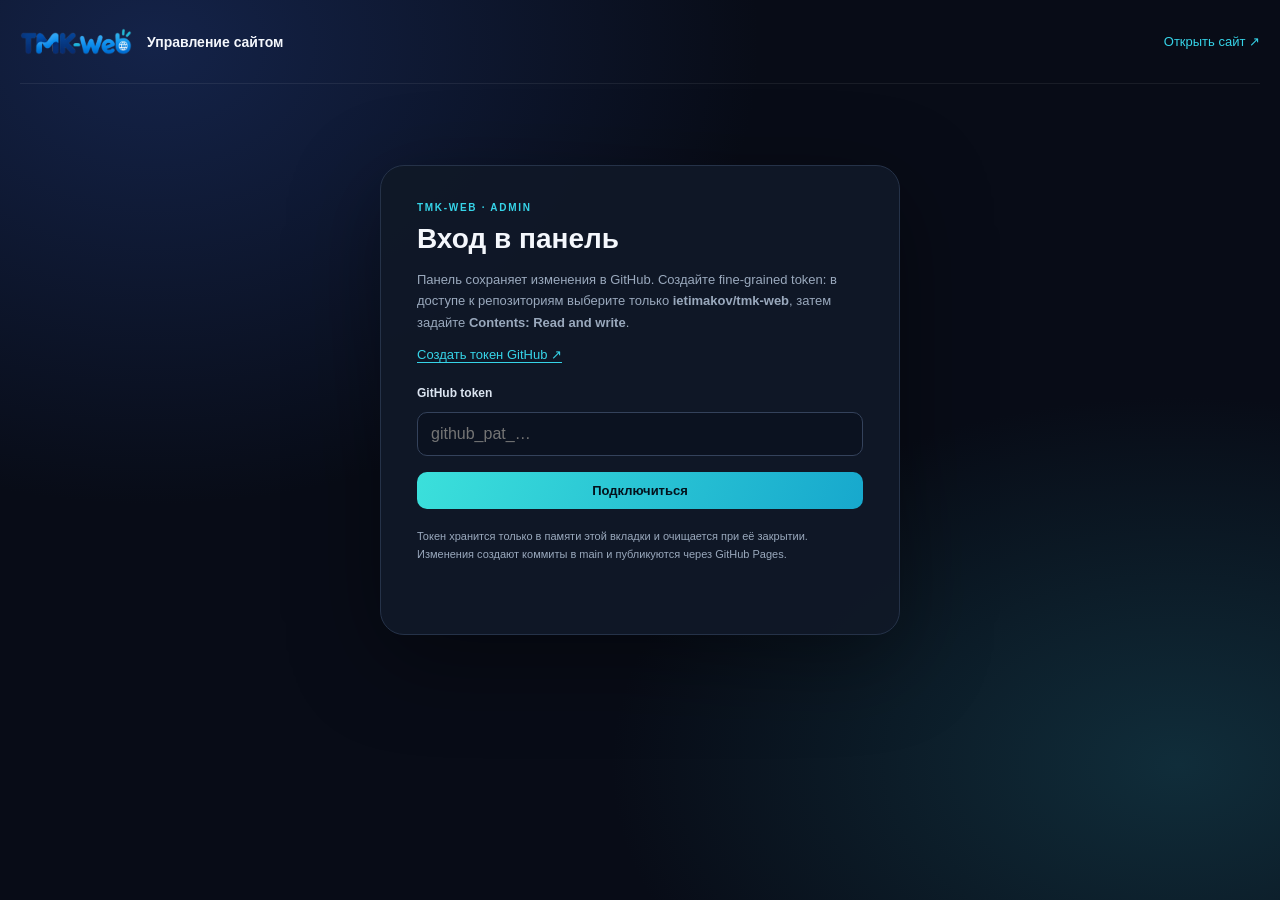
<file: admin/index.html>
<!doctype html>
<html lang="ru">
<head>
  <meta charset="utf-8">
  <meta name="viewport" content="width=device-width, initial-scale=1">
  <meta name="robots" content="noindex, nofollow">
  <meta http-equiv="Content-Security-Policy" content="default-src 'self'; script-src 'self'; style-src 'self'; img-src 'self' https: data:; connect-src https://api.github.com; base-uri 'self'; form-action 'self'; object-src 'none'">
  <title>Администрирование — TMK-WEB</title>
  <link rel="stylesheet" href="admin.css">
</head>
<body>
  <main class="shell">
    <header class="topbar">
      <a class="brand" href="../"><img src="../assets/logo.png" alt="TMK-WEB"><span>Управление сайтом</span></a>
      <a class="site-link" href="../">Открыть сайт ↗</a>
    </header>

    <section class="login-card" id="loginCard">
      <div class="eyebrow">TMK-WEB · ADMIN</div>
      <h1>Вход в панель</h1>
      <p class="muted">Панель сохраняет изменения в GitHub. Создайте fine-grained token: в доступе к репозиториям выберите только <b>ietimakov/tmk-web</b>, затем задайте <b>Contents: Read and write</b>.</p>
      <a class="text-link" href="https://github.com/settings/personal-access-tokens/new" target="_blank" rel="noopener noreferrer">Создать токен GitHub ↗</a>
      <form id="loginForm">
        <label for="tokenInput">GitHub token</label>
        <input id="tokenInput" type="password" autocomplete="off" spellcheck="false" placeholder="github_pat_…" required>
        <button class="button primary" type="submit">Подключиться</button>
      </form>
      <p class="hint">Токен хранится только в памяти этой вкладки и очищается при её закрытии. Изменения создают коммиты в main и публикуются через GitHub Pages.</p>
      <div id="loginMessage" class="message" role="status" aria-live="polite"></div>
    </section>

    <section class="workspace hidden" id="workspace">
      <aside class="sidebar">
        <div class="sidebar-title">Разделы сайта</div>
        <button class="nav-button active" data-panel="prices">Цены калькулятора</button>
        <button class="nav-button" data-panel="portfolio">Портфолио</button>
        <button class="nav-button" data-panel="rocket">Ракета</button>
        <div class="sidebar-note">Панель расширяется новыми разделами через дополнительные модули управления.</div>
        <button class="button ghost logout" id="logoutButton">Выйти</button>
      </aside>
      <section class="panel-area">
        <div class="panel-heading">
          <div><div class="eyebrow">УПРАВЛЕНИЕ САЙТОМ</div><h1 id="panelTitle">Цены калькулятора</h1></div>
          <span class="connected" id="connectionStatus">GitHub подключён</span>
        </div>
        <div id="panelContent"></div>
        <div id="panelMessage" class="message" role="status" aria-live="polite"></div>
      </section>
    </section>
  </main>

  <dialog id="portfolioDialog">
    <form id="portfolioForm" method="dialog" class="editor-form">
      <div class="dialog-head"><div><div class="eyebrow">ПОРТФОЛИО</div><h2 id="editorTitle">Новый проект</h2></div><button class="icon-button" type="button" id="closeDialog" aria-label="Закрыть">×</button></div>
      <input type="hidden" id="projectId">
      <label>Название<input id="projectTitle" required maxlength="100"></label>
      <label>Подпись над названием<input id="projectCategory" maxlength="100" placeholder="Интернет-магазин • Уфа"></label>
      <label>Описание<textarea id="projectDescription" rows="3" maxlength="500" required></textarea></label>
      <label>Категории фильтра
        <select id="projectCategories" multiple size="3">
          <option value="ecom">Интернет-магазины</option><option value="auto">Авто &amp; Техника</option><option value="services">Услуги &amp; Производство</option>
        </select>
        <span class="field-hint">Можно выбрать несколько (Ctrl/Cmd + клик).</span>
      </label>
      <label>Теги через запятую<input id="projectTags" placeholder="Каталог, Интеграция, SEO"></label>
      <label>Результат / PageSpeed<input id="projectScore" placeholder="98/100 PageSpeed или Проект онлайн"></label>
      <label>Ссылка на проект<input id="projectUrl" type="url" placeholder="https://example.ru"></label>
      <label>Изображение
        <input id="projectImage" placeholder="assets/portfolio_example.jpg или https://…">
        <span class="field-hint">Можно указать путь к уже загруженному файлу или выбрать новое изображение для загрузки в репозиторий.</span>
        <input id="projectImageFile" type="file" accept="image/*">
      </label>
      <div class="dialog-actions"><button class="button ghost" type="button" id="cancelDialog">Отмена</button><button class="button primary" type="submit">Сохранить проект</button></div>
      <div id="editorMessage" class="message" role="status" aria-live="polite"></div>
    </form>
  </dialog>

  <script src="admin.js"></script>
</body>
</html>
</file>
<file: style.css>
@font-face {
    font-family: Inter;
    src: url('assets/fonts/inter-cyrillic.woff2') format('woff2');
    font-style: normal;
    font-weight: 300 700;
    font-display: optional;
    unicode-range: U+0301, U+0400-045F, U+0490-0491, U+04B0-04B1, U+2116;
}

@font-face {
    font-family: Inter;
    src: url('assets/fonts/inter-latin.woff2') format('woff2');
    font-style: normal;
    font-weight: 300 700;
    font-display: optional;
    unicode-range: U+0000-00FF, U+0131, U+0152-0153, U+02BB-02BC, U+02C6, U+02DA, U+02DC, U+0304, U+0308, U+0329, U+2000-206F, U+20AC, U+2122, U+2191, U+2193, U+2212, U+2215, U+FEFF, U+FFFD;
}

@font-face {
    font-family: Outfit;
    src: url('assets/fonts/outfit-latin.woff2') format('woff2');
    font-style: normal;
    font-weight: 400 800;
    font-display: optional;
    unicode-range: U+0000-00FF, U+0131, U+0152-0153, U+02BB-02BC, U+02C6, U+02DA, U+02DC, U+0304, U+0308, U+0329, U+2000-206F, U+20AC, U+2122, U+2191, U+2193, U+2212, U+2215, U+FEFF, U+FFFD;
}

/* -------------------------------------------------------------
   TMK-WEB — CSS Design System & Theme Styles
   ------------------------------------------------------------- */

:root {
    /* Color Palette */
    --bg-dark: #07090e;
    --bg-card: rgba(18, 22, 34, 0.7);
    --bg-card-hover: rgba(28, 34, 52, 0.85);
    --bg-glass: rgba(255, 255, 255, 0.03);
    
    --border-color: rgba(255, 255, 255, 0.08);
    --border-glow: rgba(79, 70, 229, 0.4);

    --primary: #6366f1;
    --primary-glow: #4f46e5;
    --cyan: #06b6d4;
    --emerald: #10b981;
    --amber: #f59e0b;
    --rose: #f43f5e;
    --purple: #8b5cf6;

    --text-main: #f3f4f6;
    --text-muted: #9ca3af;
    --text-dark: #6b7280;

    --font-heading: 'Outfit', -apple-system, BlinkMacSystemFont, sans-serif;
    --font-body: 'Inter', -apple-system, BlinkMacSystemFont, sans-serif;

    --radius-sm: 8px;
    --radius-md: 14px;
    --radius-lg: 20px;
    --radius-xl: 28px;

    --transition: all 0.3s cubic-bezier(0.4, 0, 0.2, 1);
}

/* Reset & Basic Setup */
*, *::before, *::after {
    box-sizing: border-box;
    margin: 0;
    padding: 0;
}

html {
    scroll-behavior: smooth;
    font-size: 16px;
}

body {
    background-color: var(--bg-dark);
    color: var(--text-main);
    font-family: var(--font-body);
    line-height: 1.6;
    overflow-x: hidden;
    -webkit-font-smoothing: antialiased;
}

/* Typography & General Utilities */
h1, h2, h3, h4, h5, h6 {
    font-family: var(--font-heading);
    color: #ffffff;
    line-height: 1.25;
}

a {
    color: inherit;
    text-decoration: none;
    transition: var(--transition);
}

img {
    max-width: 100%;
    height: auto;
    display: block;
}

.container {
    width: 100%;
    max-width: 1240px;
    margin: 0 auto;
    padding: 0 20px;
}

.section-padding {
    padding: 90px 0;
}

.text-center { text-align: center; }
.text-cyan { color: var(--cyan); }
.text-emerald { color: var(--emerald); }
.text-amber { color: var(--amber); }

.gradient-text {
    background: linear-gradient(135deg, #a5b4fc 0%, #38bdf8 50%, #34d399 100%);
    -webkit-background-clip: text;
    -webkit-text-fill-color: transparent;
}

/* Glassmorphism Classes */
.glass-panel {
    background: rgba(17, 24, 39, 0.75);
    backdrop-filter: blur(16px);
    -webkit-backdrop-filter: blur(16px);
    border: 1px solid var(--border-color);
    box-shadow: 0 20px 50px rgba(0, 0, 0, 0.5);
}

.glass-card {
    background: var(--bg-card);
    backdrop-filter: blur(12px);
    -webkit-backdrop-filter: blur(12px);
    border: 1px solid var(--border-color);
    border-radius: var(--radius-lg);
    transition: var(--transition);
}

.glass-card:hover {
    background: var(--bg-card-hover);
    border-color: rgba(99, 102, 241, 0.35);
    transform: translateY(-4px);
    box-shadow: 0 12px 30px rgba(79, 70, 229, 0.15);
}

/* Buttons System */
.btn {
    display: inline-flex;
    align-items: center;
    justify-content: center;
    gap: 10px;
    padding: 14px 28px;
    font-family: var(--font-heading);
    font-weight: 600;
    font-size: 1rem;
    border-radius: 50px;
    cursor: pointer;
    border: none;
    transition: var(--transition);
    white-space: nowrap;
}

.btn-sm {
    padding: 9px 18px;
    font-size: 0.88rem;
}

.btn-lg {
    padding: 16px 36px;
    font-size: 1.1rem;
}

.btn-full {
    width: 100%;
}

.btn-primary {
    background: linear-gradient(135deg, var(--primary) 0%, #4338ca 100%);
    color: #ffffff;
    box-shadow: 0 8px 25px rgba(99, 102, 241, 0.35);
}

.btn-primary:hover {
    background: linear-gradient(135deg, #4f46e5 0%, #3730a3 100%);
    box-shadow: 0 12px 35px rgba(99, 102, 241, 0.55);
    transform: translateY(-2px);
}

.btn-max {
    background: linear-gradient(135deg, #0284c7 0%, #0369a1 100%);
    color: #ffffff;
    box-shadow: 0 8px 25px rgba(2, 132, 199, 0.35);
}

.btn-max:hover {
    background: linear-gradient(135deg, #0369a1 0%, #075985 100%);
    box-shadow: 0 12px 35px rgba(2, 132, 199, 0.55);
    transform: translateY(-2px);
}

.max-icon-sm {
    width: 18px;
    height: 18px;
    vertical-align: middle;
    display: inline-block;
    border-radius: 4px;
    object-fit: contain;
}

.max-icon-btn {
    width: 22px;
    height: 22px;
    vertical-align: middle;
    display: inline-block;
    border-radius: 5px;
    object-fit: contain;
}

.glow-button {
    position: relative;
    overflow: hidden;
}

.glow-button::after {
    content: '';
    position: absolute;
    top: -50%;
    left: -50%;
    width: 200%;
    height: 200%;
    background: linear-gradient(60deg, transparent, rgba(255, 255, 255, 0.2), transparent);
    transform: rotate(30deg);
    transition: 0.8s;
}

.glow-button:hover::after {
    left: 100%;
}

.btn-secondary {
    background: rgba(255, 255, 255, 0.08);
    color: #ffffff;
    border: 1px solid var(--border-color);
}

.btn-secondary:hover {
    background: rgba(255, 255, 255, 0.15);
    border-color: rgba(255, 255, 255, 0.25);
}

.btn-outline {
    background: transparent;
    border: 1px solid var(--primary);
    color: #ffffff;
}

.btn-outline:hover {
    background: rgba(99, 102, 241, 0.15);
    border-color: #818cf8;
}

/* Badges & Section Tags */
.section-tag {
    display: inline-flex;
    align-items: center;
    gap: 8px;
    padding: 6px 16px;
    background: rgba(99, 102, 241, 0.12);
    border: 1px solid rgba(99, 102, 241, 0.25);
    color: #818cf8;
    border-radius: 50px;
    font-size: 0.85rem;
    font-weight: 600;
    text-transform: uppercase;
    letter-spacing: 0.5px;
    margin-bottom: 16px;
}

.section-title {
    font-size: 2.5rem;
    font-weight: 700;
    margin-bottom: 16px;
}

.section-description {
    color: var(--text-muted);
    font-size: 1.1rem;
    max-width: 650px;
    margin: 0 auto 50px auto;
}

/* Top Status Bar */
.top-bar {
    background: rgba(10, 13, 20, 0.95);
    border-bottom: 1px solid var(--border-color);
    padding: 8px 0;
    font-size: 0.85rem;
    color: var(--text-muted);
}

.top-bar-content {
    display: flex;
    justify-content: space-between;
    align-items: center;
    flex-wrap: wrap;
    gap: 10px;
}

.location-badge {
    display: flex;
    align-items: center;
    gap: 8px;
}

.pulse-dot {
    width: 8px;
    height: 8px;
    background-color: var(--emerald);
    border-radius: 50%;
    box-shadow: 0 0 10px var(--emerald);
    animation: pulse 2s infinite;
}

@keyframes pulse {
    0% { transform: scale(0.95); box-shadow: 0 0 0 0 rgba(16, 185, 129, 0.7); }
    70% { transform: scale(1); box-shadow: 0 0 0 10px rgba(16, 185, 129, 0); }
    100% { transform: scale(0.95); box-shadow: 0 0 0 0 rgba(16, 185, 129, 0); }
}

.top-contacts {
    display: flex;
    align-items: center;
    gap: 18px;
}

.top-contacts a {
    display: flex;
    align-items: center;
    gap: 6px;
    color: var(--text-main);
}

.top-contacts a:hover {
    color: var(--cyan);
}

/* Header */
.site-header {
    position: sticky;
    top: 0;
    z-index: 1000;
    background: #07090e;
    backdrop-filter: blur(14px);
    -webkit-backdrop-filter: blur(14px);
    border-bottom: 1px solid var(--border-color);
    padding: 16px 0;
    transition: var(--transition);
}

/* Cosmic background across the main content */
.site-main {
    position: relative;
    isolation: isolate;
    background:
        radial-gradient(ellipse 55% 11% at 91% 9%, rgba(40, 65, 130, 0.27), transparent 75%),
        radial-gradient(ellipse 49% 13% at 7% 33%, rgba(58, 35, 109, 0.24), transparent 76%),
        radial-gradient(ellipse 56% 12% at 88% 59%, rgba(20, 85, 111, 0.19), transparent 77%),
        radial-gradient(ellipse 50% 12% at 15% 83%, rgba(42, 44, 108, 0.22), transparent 78%),
        #070b16;
}

.site-main > section {
    position: relative;
    z-index: 1;
}

.space-scene {
    position: fixed;
    inset: 0;
    z-index: 0;
    overflow: hidden;
    pointer-events: none;
    user-select: none;
}

.space-stars {
    position: absolute;
    inset: 0;
    background-repeat: repeat;
    pointer-events: none;
}

.space-stars--far {
    background-image:
        radial-gradient(1px 1px at 24px 42px, rgba(188, 214, 255, 0.85) 98%, transparent),
        radial-gradient(1px 1px at 165px 18px, rgba(217, 223, 255, 0.65) 98%, transparent),
        radial-gradient(1px 1px at 260px 115px, rgba(158, 204, 255, 0.82) 98%, transparent),
        radial-gradient(1px 1px at 91px 210px, rgba(238, 242, 255, 0.72) 98%, transparent),
        radial-gradient(1px 1px at 294px 274px, rgba(154, 192, 255, 0.68) 98%, transparent);
    background-size: 320px 300px;
    opacity: 0.56;
    animation: space-twinkle 7s ease-in-out infinite alternate;
}

.space-stars--near {
    background-image:
        radial-gradient(1.5px 1.5px at 58px 90px, rgba(225, 239, 255, 0.92) 98%, transparent),
        radial-gradient(1.5px 1.5px at 242px 178px, rgba(181, 214, 255, 0.85) 98%, transparent),
        radial-gradient(2px 2px at 401px 55px, rgba(241, 246, 255, 0.83) 98%, transparent),
        radial-gradient(1px 1px at 475px 282px, rgba(190, 201, 255, 0.9) 98%, transparent);
    background-size: 510px 340px;
    opacity: 0.42;
    animation: space-twinkle 11s ease-in-out -4s infinite alternate-reverse;
}

.space-galaxy {
    position: absolute;
    width: min(47vw, 690px);
    aspect-ratio: 1.8;
    border-radius: 50%;
    background:
        radial-gradient(ellipse at center, rgba(202, 211, 255, 0.14) 0 3%, rgba(111, 103, 206, 0.16) 13%, rgba(66, 100, 180, 0.09) 32%, transparent 67%),
        conic-gradient(from 30deg, transparent 0 17%, rgba(116, 104, 194, 0.08) 23%, transparent 34% 56%, rgba(73, 143, 189, 0.07) 62%, transparent 73%);
    filter: blur(16px);
    opacity: 0.75;
}

.space-galaxy--left {
    top: 11%;
    left: -11%;
    transform: rotate(-25deg);
}

.space-galaxy--right {
    right: -12%;
    bottom: 8%;
    transform: rotate(22deg);
}

.space-planet {
    position: absolute;
    aspect-ratio: 1;
    background-position: center;
    background-repeat: no-repeat;
    pointer-events: none;
}

.space-planet--earth {
    width: clamp(190px, 24vw, 370px);
    aspect-ratio: 820 / 860;
    top: 14%;
    right: -8%;
    background-image: url('assets/earth.webp');
    background-size: 100% 100%;
    -webkit-mask-image: radial-gradient(ellipse 48% 46% at 50% 51%, #000 97%, transparent 100%);
    mask-image: radial-gradient(ellipse 48% 46% at 50% 51%, #000 97%, transparent 100%);
    opacity: 0.56;
}

.space-planet--moon {
    width: clamp(150px, 18vw, 280px);
    top: 62%;
    left: -6%;
    z-index: 0;
    background-image: url('assets/moon.webp');
    background-size: contain;
    opacity: 0.58;
}

.space-rocket {
    position: fixed;
    top: 0;
    left: 0;
    z-index: 30;
    width: clamp(148px, 15vw, 190px);
    aspect-ratio: 180 / 80;
    visibility: hidden;
    opacity: 0;
    pointer-events: none;
    user-select: none;
    will-change: transform, opacity;
    transform: translate3d(-300px, -300px, 0) scale(0.01);
}

.space-rocket::before {
    content: '';
    position: absolute;
    inset: -28% -12%;
    z-index: -1;
    border-radius: 50%;
    background: radial-gradient(ellipse, rgba(67, 187, 255, 0.28), transparent 68%);
    filter: blur(12px);
}

.space-rocket__shape {
    position: relative;
    z-index: 1;
    display: block;
    width: 100%;
    height: 100%;
    filter: drop-shadow(0 0 7px rgba(76, 194, 255, 0.56));
}

.space-rocket__logo {
    position: absolute;
    z-index: 2;
    top: 38%;
    left: 31%;
    width: 44%;
    height: auto;
}

.space-rocket__trail {
    position: absolute;
    top: 50%;
    right: -83%;
    width: 95%;
    height: 3px;
    border-radius: 50%;
    background: linear-gradient(90deg, rgba(255, 245, 183, 0.94), rgba(70, 192, 255, 0.58) 28%, transparent 100%);
    filter: drop-shadow(0 0 7px rgba(76, 194, 255, 0.9));
    transform: translateY(-50%);
    opacity: 0;
}

.space-rocket.is-flying .space-rocket__trail {
    animation: rocket-trail-phase 8s linear both;
}

.space-rocket.is-flying .space-rocket__flame {
    transform-origin: 154px 40px;
    animation: rocket-flame-flicker 0.14s ease-in-out infinite alternate;
}

@keyframes rocket-trail-phase {
    0%, 43% { opacity: 0.8; }
    48%, 70% { opacity: 0.08; }
    77%, 95% { opacity: 0.86; }
    100% { opacity: 0; }
}

@keyframes rocket-flame-flicker {
    from { transform: scaleX(0.8); opacity: 0.8; }
    to { transform: scaleX(1.14); opacity: 1; }
}

.space-comet {
    position: absolute;
    left: 110vw;
    width: 150px;
    height: 2px;
    border-radius: 2px;
    background: linear-gradient(90deg, rgba(237, 249, 255, 0.95), rgba(144, 205, 255, 0.48) 16%, transparent 100%);
    filter: drop-shadow(0 0 5px rgba(139, 209, 255, 0.7));
    opacity: 0;
    animation: space-comet-flight 18s linear infinite;
}

.space-comet--one { top: 12%; animation-delay: -2s; }
.space-comet--two { top: 39%; animation-delay: -9s; animation-duration: 23s; }
.space-comet--three { top: 67%; animation-delay: -16s; animation-duration: 27s; }

@keyframes space-twinkle {
    from { opacity: 0.34; }
    to { opacity: 0.86; }
}

@keyframes space-comet-flight {
    0%, 55% { transform: translate3d(0, -10vh, 0) rotate(-22deg); opacity: 0; }
    59% { opacity: 0.7; }
    76% { transform: translate3d(-135vw, 42vh, 0) rotate(-22deg); opacity: 0; }
    100% { opacity: 0; }
}

@media (max-width: 600px) {
    .space-galaxy { width: 85vw; opacity: 0.5; }
    .space-planet--earth { right: -145px; opacity: 0.43; background-image: url('assets/earth-mobile.webp'); }
    .space-planet--moon { width: 120px; left: -82px; top: 64%; opacity: 0.42; background-image: url('assets/moon-mobile.webp'); }
    .space-rocket { display: none; }
    .space-comet { display: none; }
    .space-stars { animation: none; }
}

@media (prefers-reduced-motion: reduce) {
    .space-stars { animation: none; }
    .space-comet { display: none; }
    .space-rocket { display: none; }
}

.header-container {
    display: flex;
    align-items: center;
    justify-content: space-between;
}

.logo {
    display: flex;
    flex-direction: column;
    align-items: flex-start;
    gap: 3px;
}

.site-logo-img {
    width: 190px;
    height: auto;
    border-radius: 0;
    box-shadow: none;
    object-fit: contain;
}

.logo-icon {
    width: 42px;
    height: 42px;
    background: linear-gradient(135deg, var(--primary) 0%, var(--cyan) 100%);
    border-radius: 12px;
    display: flex;
    align-items: center;
    justify-content: center;
    font-family: var(--font-heading);
    font-weight: 800;
    font-size: 1.4rem;
    color: #ffffff;
    box-shadow: 0 4px 15px rgba(99, 102, 241, 0.4);
}

.logo-text {
    display: flex;
    flex-direction: column;
}

.brand-name {
    font-family: var(--font-heading);
    font-size: 1.35rem;
    font-weight: 800;
    letter-spacing: -0.5px;
}

.brand-name .highlight {
    color: var(--cyan);
}

.brand-sub {
    font-size: 0.72rem;
    color: var(--text-muted);
}

.main-nav ul {
    display: flex;
    list-style: none;
    gap: 28px;
}

.nav-link {
    font-weight: 500;
    font-size: 0.95rem;
    color: var(--text-muted);
    position: relative;
    padding: 4px 0;
}

.nav-link:hover, .nav-link.active {
    color: #ffffff;
}

.nav-link::after {
    content: '';
    position: absolute;
    bottom: 0;
    left: 0;
    width: 0%;
    height: 2px;
    background: var(--cyan);
    transition: var(--transition);
    border-radius: 2px;
}

.nav-link:hover::after, .nav-link.active::after {
    width: 100%;
}

.mobile-toggle {
    display: none;
    background: transparent;
    border: none;
    color: #ffffff;
    font-size: 1.5rem;
    cursor: pointer;
}

/* Hero Section */
.hero-section {
    position: relative;
    padding: 80px 0 100px 0;
    overflow: hidden;
}

.hero-bg-glow {
    position: absolute;
    top: -20%;
    left: 50%;
    transform: translateX(-50%);
    width: 800px;
    height: 500px;
    background: radial-gradient(circle, rgba(99, 102, 241, 0.25) 0%, rgba(6, 182, 212, 0.1) 40%, transparent 70%);
    filter: blur(80px);
    pointer-events: none;
    z-index: 0;
}

.hero-grid {
    display: grid;
    grid-template-columns: 1.1fr 0.9fr;
    gap: 50px;
    align-items: center;
    position: relative;
    z-index: 1;
}

.hero-badge {
    display: inline-flex;
    align-items: center;
    gap: 10px;
    padding: 8px 18px;
    background: rgba(255, 255, 255, 0.05);
    border: 1px solid var(--border-color);
    border-radius: 50px;
    font-size: 0.9rem;
    color: var(--text-main);
    margin-bottom: 24px;
}

.badge-icon {
    width: 18px;
    height: 18px;
    color: var(--amber);
}

.hero-title {
    font-size: 3.2rem;
    font-weight: 800;
    letter-spacing: -1px;
    margin-bottom: 20px;
    line-height: 1.15;
}

.hero-subtitle {
    font-size: 1.2rem;
    color: var(--text-muted);
    margin-bottom: 35px;
    max-width: 580px;
}

.hero-cta-group {
    display: flex;
    gap: 16px;
    flex-wrap: wrap;
    margin-bottom: 45px;
}

.hero-metrics {
    display: grid;
    grid-template-columns: repeat(4, minmax(0, 1fr));
    align-items: center;
    gap: 16px;
    padding-top: 24px;
    border-top: 1px solid var(--border-color);
}

.metric-item {
    display: flex;
    flex-direction: column;
}

.metric-val {
    font-family: var(--font-heading);
    font-size: 1.8rem;
    font-weight: 800;
    color: #ffffff;
    line-height: 1;
}

.metric-lbl {
    font-size: 0.82rem;
    color: var(--text-muted);
    margin-top: 4px;
}

.metric-divider {
    display: none;
}

/* Hero Visual Showcase */
.hero-visual {
    position: relative;
}

@media (min-width: 993px) {
    .hero-visual {
        align-self: start;
        margin-top: 76px;
    }
}

.visual-card-wrapper {
    border-radius: var(--radius-xl);
    overflow: hidden;
}

.window-bar {
    background: rgba(10, 14, 23, 0.9);
    padding: 12px 18px;
    display: flex;
    align-items: center;
    justify-content: space-between;
    border-bottom: 1px solid var(--border-color);
}

.dots {
    display: flex;
    gap: 6px;
}

.dot {
    width: 10px;
    height: 10px;
    border-radius: 50%;
}

.dot-red { background: #ef4444; }
.dot-yellow { background: #f59e0b; }
.dot-green { background: #10b981; }

.window-title {
    font-size: 0.8rem;
    color: var(--text-dark);
}

.speed-indicator {
    display: flex;
    align-items: center;
    gap: 6px;
    font-size: 0.78rem;
    color: var(--emerald);
    font-weight: 600;
}

.visual-image-container {
    position: relative;
    overflow: hidden;
}

.hero-image {
    width: 100%;
    height: auto;
    object-fit: cover;
    transition: transform 0.6s ease;
}

.visual-card-wrapper:hover .hero-image {
    transform: scale(1.03);
}

.floating-badge {
    position: absolute;
    display: flex;
    align-items: center;
    gap: 12px;
    padding: 12px 18px;
    border-radius: var(--radius-md);
    z-index: 2;
    animation: float 4s ease-in-out infinite alternate;
}

.badge-top-right {
    top: 20px;
    right: 20px;
}

.badge-bottom-left {
    bottom: 20px;
    left: 20px;
    animation-delay: 2s;
}

@keyframes float {
    0% { transform: translateY(0); }
    100% { transform: translateY(-8px); }
}

.icon-circle {
    width: 38px;
    height: 38px;
    border-radius: 10px;
    display: flex;
    align-items: center;
    justify-content: center;
    color: #ffffff;
}

.bg-emerald { background: var(--emerald); }
.bg-indigo { background: var(--primary); }
.bg-cyan { background: var(--cyan); }

.badge-number {
    font-family: var(--font-heading);
    font-weight: 700;
    font-size: 1rem;
    color: #ffffff;
}

.badge-text {
    font-size: 0.75rem;
    color: var(--text-muted);
}

/* Services Section */
.services-grid {
    display: grid;
    grid-template-columns: repeat(auto-fit, minmax(270px, 1fr));
    gap: 24px;
}

.service-card {
    padding: 32px 28px;
    position: relative;
    display: flex;
    flex-direction: column;
}

.featured-service {
    border-color: rgba(99, 102, 241, 0.5);
    background: rgba(22, 28, 45, 0.85);
    box-shadow: 0 15px 40px rgba(99, 102, 241, 0.2);
}

.popular-ribbon {
    position: absolute;
    top: -12px;
    right: 24px;
    background: linear-gradient(135deg, var(--primary) 0%, var(--cyan) 100%);
    color: #ffffff;
    font-size: 0.75rem;
    font-weight: 700;
    padding: 4px 14px;
    border-radius: 50px;
    text-transform: uppercase;
}

.service-header {
    display: flex;
    justify-content: space-between;
    align-items: center;
    margin-bottom: 20px;
}

.service-icon {
    width: 52px;
    height: 52px;
    border-radius: 14px;
    display: flex;
    align-items: center;
    justify-content: center;
    color: #ffffff;
}

.bg-indigo-light { background: rgba(99, 102, 241, 0.15); color: var(--primary); }
.bg-cyan-light { background: rgba(6, 182, 212, 0.15); color: var(--cyan); }
.bg-purple-light { background: rgba(139, 92, 246, 0.15); color: var(--purple); }
.bg-emerald-light { background: rgba(16, 185, 129, 0.15); color: var(--emerald); }

.service-tag {
    font-size: 0.78rem;
    color: var(--text-dark);
    font-weight: 600;
    text-transform: uppercase;
}

.service-title {
    font-size: 1.4rem;
    margin-bottom: 12px;
}

.service-text {
    color: var(--text-muted);
    font-size: 0.95rem;
    margin-bottom: 24px;
}

.service-features {
    display: flex;
    flex-direction: column;
    gap: 10px;
    margin-bottom: 30px;
    flex-grow: 1;
}

.feature-item {
    display: flex;
    align-items: center;
    gap: 10px;
    font-size: 0.9rem;
    color: var(--text-main);
}

.feature-item i {
    width: 16px;
    height: 16px;
    color: var(--emerald);
    flex-shrink: 0;
}

.service-footer {
    border-top: 1px solid var(--border-color);
    padding-top: 20px;
}

.service-meta {
    display: flex;
    justify-content: space-between;
    align-items: center;
    margin-bottom: 16px;
    font-size: 0.85rem;
}

.meta-label { color: var(--text-muted); }
.meta-value { color: #ffffff; font-weight: 600; }

/* Calculator Section */
.calculator-card {
    padding: 50px 40px;
    border-radius: var(--radius-xl);
}

.calc-header {
    margin-bottom: 40px;
}

.calc-body-grid {
    display: grid;
    grid-template-columns: 1.3fr 0.9fr;
    gap: 40px;
}

.calc-step {
    margin-bottom: 30px;
}

.step-label {
    display: block;
    font-family: var(--font-heading);
    font-weight: 700;
    font-size: 1.05rem;
    color: #ffffff;
    margin-bottom: 14px;
}

.radio-buttons-grid {
    display: grid;
    grid-template-columns: repeat(auto-fit, minmax(170px, 1fr));
    gap: 12px;
}

.radio-card {
    position: relative;
    cursor: pointer;
}

.radio-card input {
    position: absolute;
    opacity: 0;
}

.radio-content {
    background: rgba(255, 255, 255, 0.03);
    border: 1px solid var(--border-color);
    border-radius: var(--radius-md);
    padding: 16px;
    display: flex;
    flex-direction: column;
    gap: 6px;
    transition: var(--transition);
}

.radio-content i {
    color: var(--cyan);
    margin-bottom: 4px;
}

.radio-card input:checked + .radio-content,
.radio-card.active .radio-content {
    background: rgba(99, 102, 241, 0.15);
    border-color: var(--primary);
    box-shadow: 0 0 15px rgba(99, 102, 241, 0.2);
}

.radio-title {
    font-weight: 600;
    color: #ffffff;
    font-size: 0.95rem;
}

.radio-desc {
    font-size: 0.78rem;
    color: var(--text-muted);
}

.checkbox-buttons-grid {
    display: flex;
    flex-direction: column;
    gap: 10px;
}

.checkbox-card {
    position: relative;
    cursor: pointer;
}

.checkbox-card input {
    position: absolute;
    opacity: 0;
}

.checkbox-content {
    background: rgba(255, 255, 255, 0.03);
    border: 1px solid var(--border-color);
    border-radius: var(--radius-md);
    padding: 14px 18px;
    display: flex;
    align-items: center;
    gap: 14px;
    transition: var(--transition);
}

.chk-box {
    width: 22px;
    height: 22px;
    border-radius: 6px;
    border: 1px solid var(--border-color);
    display: flex;
    align-items: center;
    justify-content: center;
    color: transparent;
    transition: var(--transition);
}

.checkbox-card input:checked + .checkbox-content .chk-box {
    background: var(--primary);
    border-color: var(--primary);
    color: #ffffff;
}

.checkbox-card input:checked + .checkbox-content {
    background: rgba(99, 102, 241, 0.12);
    border-color: rgba(99, 102, 241, 0.4);
}

.chk-title { font-weight: 600; font-size: 0.92rem; color: #ffffff; }
.chk-desc { font-size: 0.78rem; color: var(--text-muted); }

.options-checklist {
    display: flex;
    flex-direction: column;
    gap: 12px;
}

.custom-checkbox {
    display: flex;
    align-items: center;
    gap: 10px;
    cursor: pointer;
    font-size: 0.92rem;
    color: var(--text-main);
}

.custom-checkbox input { display: none; }

.checkmark {
    width: 18px;
    height: 18px;
    border: 1px solid var(--border-color);
    border-radius: 4px;
    position: relative;
    transition: var(--transition);
}

.custom-checkbox input:checked + .checkmark {
    background: var(--emerald);
    border-color: var(--emerald);
}

.custom-checkbox input:checked + .checkmark::after {
    content: '✓';
    position: absolute;
    top: -2px;
    left: 3px;
    color: #ffffff;
    font-size: 12px;
    font-weight: bold;
}

/* Calculator Summary Panel */
.calc-summary-panel {
    padding: 30px;
    display: flex;
    flex-direction: column;
    justify-content: space-between;
}

.summary-header {
    display: flex;
    justify-content: space-between;
    align-items: center;
    margin-bottom: 24px;
}

.summary-header h3 {
    font-size: 1.25rem;
}

.promo-pill {
    display: flex;
    align-items: center;
    gap: 4px;
    background: rgba(245, 158, 11, 0.15);
    border: 1px solid rgba(245, 158, 11, 0.3);
    color: var(--amber);
    padding: 4px 10px;
    border-radius: 50px;
    font-size: 0.75rem;
    font-weight: 700;
}

.summary-details {
    display: flex;
    flex-direction: column;
    gap: 12px;
    margin-bottom: 24px;
}

.summary-row {
    display: flex;
    justify-content: space-between;
    align-items: center;
    font-size: 0.9rem;
    color: var(--text-muted);
}

.summary-row strong {
    color: #ffffff;
}

.summary-divider {
    height: 1px;
    background: var(--border-color);
    margin: 8px 0;
}

.price-row {
    margin-top: 10px;
    display: block;
}

.price-box {
    display: flex;
    flex-direction: column;
    align-items: flex-end;
    gap: 2px;
    margin-top: 6px;
    white-space: nowrap;
}

.old-price {
    text-decoration: line-through;
    color: var(--text-dark);
    font-size: 1rem;
}

.current-price {
    font-family: var(--font-heading);
    font-size: 2.2rem;
    font-weight: 800;
    color: var(--emerald);
    white-space: nowrap;
}

.calc-form {
    display: flex;
    flex-direction: column;
    gap: 12px;
}

.input-group {
    position: relative;
}

.input-group i {
    position: absolute;
    left: 16px;
    top: 50%;
    transform: translateY(-50%);
    color: var(--text-muted);
    width: 18px;
    height: 18px;
}

.input-group input {
    width: 100%;
    padding: 14px 16px 14px 44px;
    background: rgba(10, 13, 20, 0.7);
    border: 1px solid var(--border-color);
    border-radius: 50px;
    color: #ffffff;
    font-size: 0.95rem;
    outline: none;
    transition: var(--transition);
}

.input-group input:focus {
    border-color: var(--primary);
    box-shadow: 0 0 15px rgba(99, 102, 241, 0.3);
}

.form-disclaimer {
    display: flex;
    align-items: center;
    gap: 6px;
    font-size: 0.75rem;
    color: var(--text-dark);
    text-align: center;
    justify-content: center;
}

/* Speed Benchmark Section */
.speed-comparison-grid {
    display: grid;
    grid-template-columns: 1fr 1fr;
    gap: 30px;
    max-width: 960px;
    margin: 0 auto;
}

.speed-card {
    padding: 35px;
    position: relative;
}

.speed-card-header {
    display: flex;
    align-items: center;
    gap: 20px;
    margin-bottom: 28px;
}

.score-circle {
    width: 70px;
    height: 70px;
    border-radius: 50%;
    display: flex;
    align-items: center;
    justify-content: center;
    font-family: var(--font-heading);
    font-size: 1.8rem;
    font-weight: 800;
    flex-shrink: 0;
}

.score-red {
    background: rgba(239, 68, 68, 0.15);
    border: 3px solid #ef4444;
    color: #ef4444;
}

.score-green {
    background: rgba(16, 185, 129, 0.15);
    border: 3px solid #10b981;
    color: #10b981;
    box-shadow: 0 0 25px rgba(16, 185, 129, 0.3);
}

.status-badge {
    font-size: 0.8rem;
    font-weight: 600;
    display: inline-block;
    margin-top: 4px;
}

.status-badge.bad { color: #f87171; }
.status-badge.good { color: #34d399; }

.speed-list {
    list-style: none;
    display: flex;
    flex-direction: column;
    gap: 14px;
}

.speed-list li {
    display: flex;
    align-items: flex-start;
    gap: 12px;
    font-size: 0.95rem;
}

.speed-bad .speed-list i { color: #ef4444; margin-top: 2px; }
.speed-good .speed-list i { color: #10b981; margin-top: 2px; }

/* Portfolio Section */
.portfolio-filters {
    display: flex;
    justify-content: center;
    gap: 12px;
    flex-wrap: wrap;
    margin-bottom: 40px;
}

.filter-btn {
    background: rgba(255, 255, 255, 0.05);
    border: 1px solid var(--border-color);
    color: var(--text-muted);
    padding: 10px 22px;
    border-radius: 50px;
    font-family: var(--font-heading);
    font-weight: 600;
    font-size: 0.9rem;
    cursor: pointer;
    transition: var(--transition);
}

.filter-btn:hover, .filter-btn.active {
    background: var(--primary);
    border-color: var(--primary);
    color: #ffffff;
    box-shadow: 0 5px 15px rgba(99, 102, 241, 0.3);
}

.portfolio-grid {
    display: grid;
    grid-template-columns: repeat(auto-fill, minmax(350px, 1fr));
    gap: 30px;
}

@media (max-width: 600px) {
    .portfolio-grid {
        grid-template-columns: minmax(0, 1fr);
    }
}

.portfolio-card {
    overflow: hidden;
    display: flex;
    flex-direction: column;
}

.portfolio-thumb {
    position: relative;
    height: 220px;
    overflow: hidden;
}

.portfolio-thumb img {
    width: 100%;
    height: 100%;
    object-fit: cover;
    transition: transform 0.5s ease;
}

.portfolio-card:hover .portfolio-thumb img {
    transform: scale(1.08);
}

.placeholder-thumb {
    display: flex;
    align-items: center;
    justify-content: center;
}

.bg-gradient-blue { background: linear-gradient(135deg, #1e3a8a 0%, #0f172a 100%); }
.bg-gradient-purple { background: linear-gradient(135deg, #581c87 0%, #0f172a 100%); }
.bg-gradient-emerald { background: linear-gradient(135deg, #064e3b 0%, #0f172a 100%); }

.thumb-inner {
    text-align: center;
    color: #ffffff;
}

.thumb-icon {
    width: 48px;
    height: 48px;
    margin-bottom: 8px;
    color: var(--cyan);
}

.thumb-title {
    display: block;
    font-family: var(--font-heading);
    font-weight: 700;
    font-size: 1.2rem;
}

.portfolio-overlay {
    position: absolute;
    top: 14px;
    right: 14px;
}

.speed-pill {
    display: flex;
    align-items: center;
    gap: 6px;
    background: rgba(10, 14, 23, 0.85);
    backdrop-filter: blur(8px);
    border: 1px solid rgba(16, 185, 129, 0.4);
    color: var(--emerald);
    padding: 5px 12px;
    border-radius: 50px;
    font-size: 0.78rem;
    font-weight: 700;
}

.portfolio-content {
    padding: 24px;
    display: flex;
    flex-direction: column;
    flex-grow: 1;
}

.case-cat {
    font-size: 0.8rem;
    color: var(--cyan);
    font-weight: 600;
    text-transform: uppercase;
    margin-bottom: 6px;
}

.case-title {
    font-size: 1.3rem;
    margin-bottom: 10px;
}

.case-title a {
    color: #ffffff;
    display: inline-flex;
    align-items: center;
    gap: 6px;
    transition: var(--transition);
}

.case-title a:hover {
    color: var(--cyan);
}

.link-icon {
    width: 16px;
    height: 16px;
    opacity: 0.7;
}

.case-desc {
    color: var(--text-muted);
    font-size: 0.9rem;
    margin-bottom: 18px;
    flex-grow: 1;
}

.case-tags {
    display: flex;
    gap: 8px;
    flex-wrap: wrap;
}

.case-tags span {
    background: rgba(255, 255, 255, 0.04);
    border: 1px solid var(--border-color);
    padding: 3px 10px;
    border-radius: 4px;
    font-size: 0.75rem;
    color: var(--text-dark);
}

/* Advantages Section */
.advantages-grid {
    display: grid;
    grid-template-columns: repeat(auto-fit, minmax(320px, 1fr));
    gap: 24px;
}

.adv-card {
    padding: 32px;
    position: relative;
    overflow: hidden;
}

.adv-number {
    position: absolute;
    top: 15px;
    right: 20px;
    font-family: var(--font-heading);
    font-size: 3.5rem;
    font-weight: 800;
    color: rgba(255, 255, 255, 0.03);
    line-height: 1;
}

.adv-icon {
    width: 48px;
    height: 48px;
    border-radius: 12px;
    background: rgba(99, 102, 241, 0.12);
    color: var(--primary);
    display: flex;
    align-items: center;
    justify-content: center;
    margin-bottom: 20px;
}

.adv-card h3 {
    font-size: 1.25rem;
    margin-bottom: 10px;
}

.adv-card p {
    color: var(--text-muted);
    font-size: 0.92rem;
}

/* Customer Reviews */
.reviews-section {
    overflow: hidden;
}

.reviews-intro {
    margin: 0 0 34px;
    color: var(--text-muted);
    font-size: 1.05rem;
}

.reviews-intro a {
    display: inline-flex;
    align-items: center;
    gap: 6px;
    color: var(--cyan);
    border-bottom: 1px solid rgba(34, 211, 238, 0.45);
}

.reviews-intro svg {
    width: 17px;
    height: 17px;
    flex: none;
}

.reviews-viewport {
    width: 100%;
    overflow-x: auto;
    overflow-y: hidden;
    padding: 4px 0 14px;
    scrollbar-width: thin;
    scrollbar-color: var(--primary) rgba(255, 255, 255, 0.08);
    touch-action: pan-x pan-y;
}

.reviews-viewport:focus-visible {
    outline: 2px solid var(--cyan);
    outline-offset: 3px;
}

.reviews-track {
    display: flex;
    align-items: stretch;
    gap: 20px;
}

.review-card {
    flex: 0 0 calc((100% - 40px) / 3);
    min-width: 0;
    display: flex;
    flex-direction: column;
    padding: 24px;
    border: 1px solid var(--border-color);
    border-radius: var(--radius-md);
    background: linear-gradient(150deg, rgba(25, 34, 55, 0.96), rgba(12, 18, 31, 0.96));
}

.review-card__top,
.review-card__author {
    display: flex;
    align-items: center;
    justify-content: space-between;
    gap: 12px;
}

.review-card__top {
    color: var(--text-muted);
    font-size: 0.8rem;
    font-weight: 700;
    letter-spacing: 0.03em;
}

.review-stars {
    color: #ffbd31;
    white-space: nowrap;
    letter-spacing: 0.07em;
    font-size: 1rem;
}

.review-card blockquote {
    flex: 1;
    margin: 20px 0;
    color: #f1f5ff;
    font-size: 0.98rem;
    line-height: 1.55;
}

.review-card__author {
    flex-wrap: wrap;
    color: var(--text-muted);
    font-size: 0.8rem;
}

.review-card__author strong {
    color: #ffffff;
    font-size: 0.95rem;
}

.review-card__proof {
    position: relative;
    display: block;
    height: 78px;
    margin-top: 18px;
    overflow: hidden;
    border-radius: 10px;
    background: #ffffff;
}

.review-card__proof img {
    display: block;
    width: 100%;
    height: 100%;
    object-fit: cover;
    object-position: top left;
}

.review-card__proof span {
    position: absolute;
    right: 0;
    bottom: 0;
    padding: 5px 9px;
    border-radius: 10px 0 0 0;
    background: rgba(8, 13, 26, 0.92);
    color: #ffffff;
    font-size: 0.72rem;
    font-weight: 600;
}

.reviews-controls {
    display: flex;
    align-items: center;
    justify-content: center;
    gap: 16px;
    margin-top: 18px;
    color: var(--text-muted);
    font-size: 0.82rem;
}

.reviews-arrow {
    display: inline-flex;
    align-items: center;
    justify-content: center;
    width: 40px;
    height: 40px;
    border: 1px solid var(--border-color);
    border-radius: 50%;
    background: var(--bg-card);
    color: #ffffff;
    cursor: pointer;
}

.reviews-arrow:hover {
    border-color: var(--cyan);
    color: var(--cyan);
}

.reviews-arrow svg {
    width: 18px;
    height: 18px;
}

@media (max-width: 992px) {
    .review-card { flex-basis: calc((100% - 20px) / 2); }
}

@media (max-width: 600px) {
    .review-card { flex-basis: 100%; }
    .reviews-intro { font-size: 0.95rem; }
}

/* Promo Banner Section */
.promo-banner-section {
    padding: 40px 0;
}

.promo-banner {
    padding: 50px 60px;
    border-radius: var(--radius-xl);
    display: flex;
    justify-content: space-between;
    align-items: center;
    gap: 40px;
    flex-wrap: wrap;
    background: linear-gradient(135deg, rgba(30, 27, 75, 0.9) 0%, rgba(15, 23, 42, 0.95) 100%);
    border: 1px solid rgba(99, 102, 241, 0.4);
    box-shadow: 0 0 40px rgba(99, 102, 241, 0.2);
}

.promo-action {
    display: flex;
    gap: 14px;
    flex-wrap: wrap;
}

.promo-badge {
    display: inline-flex;
    align-items: center;
    gap: 6px;
    background: rgba(244, 63, 94, 0.15);
    color: var(--rose);
    padding: 4px 12px;
    border-radius: 50px;
    font-size: 0.8rem;
    font-weight: 700;
    margin-bottom: 12px;
}

.promo-content h2 {
    font-size: 2rem;
    margin-bottom: 8px;
}

.promo-content p {
    color: var(--text-muted);
    font-size: 1.05rem;
}

/* FAQ Accordion */
.faq-section {
    /* Keep the browser from adjusting the viewport while answers change height. */
    overflow-anchor: none;
}

.faq-accordion-container {
    max-width: 850px;
    margin: 0 auto;
    display: flex;
    flex-direction: column;
    gap: 16px;
}

.faq-item {
    border-radius: var(--radius-md);
    overflow: hidden;
    background: rgba(17, 24, 39, 0.82);
    border: 1px solid var(--border-color);
    backdrop-filter: none;
    -webkit-backdrop-filter: none;
    transition: background-color 0.2s ease, border-color 0.2s ease;
}

.faq-item:hover {
    background: rgba(22, 32, 50, 0.92);
    border-color: rgba(99, 102, 241, 0.35);
    transform: none;
    box-shadow: none;
}

.faq-question {
    width: 100%;
    padding: 22px 28px;
    background: transparent;
    border: none;
    color: #ffffff;
    font-family: var(--font-heading);
    font-size: 1.1rem;
    font-weight: 600;
    text-align: left;
    display: flex;
    justify-content: space-between;
    align-items: center;
    cursor: pointer;
    transition: var(--transition);
}

.faq-question:hover {
    color: var(--cyan);
}

.faq-icon {
    transition: transform 0.3s ease;
    color: var(--primary);
}

.faq-item.open .faq-icon {
    transform: rotate(180deg);
}

.faq-answer {
    height: 0;
    overflow: hidden;
    padding: 0 28px;
    opacity: 0;
    transform: translateY(-6px);
    transition: opacity 0.16s ease, transform 0.16s ease;
    color: var(--text-muted);
    font-size: 0.95rem;
}

.faq-item.open .faq-answer {
    height: auto;
    padding: 0 28px 24px 28px;
    opacity: 1;
    transform: translateY(0);
    transition: opacity 0.16s ease, transform 0.16s ease;
}

@media (prefers-reduced-motion: reduce) {
    .faq-answer {
        transition-duration: 0.01ms;
        transition-delay: 0ms;
    }
}

/* Contacts Section */
.contacts-grid {
    display: grid;
    grid-template-columns: 0.9fr 1.1fr;
    gap: 40px;
}

.contacts-info {
    padding: 40px;
}

.contacts-info h2 {
    font-size: 2.2rem;
    margin-bottom: 12px;
}

.contacts-info p {
    color: var(--text-muted);
    margin-bottom: 30px;
}

.contact-details-list {
    display: flex;
    flex-direction: column;
    gap: 20px;
    margin-bottom: 35px;
}

.contact-detail-item {
    display: flex;
    align-items: center;
    gap: 16px;
}

.contact-icon {
    width: 46px;
    height: 46px;
    border-radius: 12px;
    display: flex;
    align-items: center;
    justify-content: center;
}

.detail-label {
    display: block;
    font-size: 0.78rem;
    color: var(--text-dark);
}

.detail-val {
    font-family: var(--font-heading);
    font-size: 1.05rem;
    font-weight: 700;
    color: #ffffff;
}

.contact-links-inline {
    display: flex;
    align-items: center;
    gap: 8px;
    margin-top: 2px;
}

.contact-links-inline .detail-sep {
    color: var(--text-dark);
}

.map-link {
    display: inline-flex;
    align-items: center;
    gap: 4px;
    font-size: 0.85rem;
    color: var(--cyan);
    margin-top: 4px;
}

.map-link:hover { text-decoration: underline; }

.social-links-row {
    display: flex;
    gap: 10px;
    flex-wrap: wrap;
}

.social-btn {
    flex: 1;
    display: inline-flex;
    align-items: center;
    justify-content: center;
    gap: 8px;
    padding: 12px 14px;
    border-radius: 50px;
    font-family: var(--font-heading);
    font-weight: 600;
    font-size: 0.88rem;
    white-space: nowrap;
}

.social-btn.max {
    background: rgba(2, 132, 199, 0.18);
    border: 1px solid rgba(2, 132, 199, 0.35);
    color: #38bdf8;
}

.social-btn.max:hover {
    background: #0284c7;
    color: #ffffff;
}

.social-btn.tg {
    background: rgba(42, 171, 238, 0.18);
    border: 1px solid rgba(42, 171, 238, 0.35);
    color: #38bdf8;
}

.social-btn.tg:hover {
    background: #2AABEE;
    color: #ffffff;
}

.social-btn.phone {
    background: rgba(99, 102, 241, 0.15);
    border: 1px solid rgba(99, 102, 241, 0.3);
    color: var(--primary);
}

.social-btn.phone:hover {
    background: var(--primary);
    color: #ffffff;
}

/* Main Contact Form */
.contacts-form-wrapper {
    padding: 40px;
    border-radius: var(--radius-xl);
}

.contacts-form-wrapper h3 {
    font-size: 1.5rem;
    margin-bottom: 8px;
}

.contacts-form-wrapper p {
    color: var(--text-muted);
    font-size: 0.9rem;
    margin-bottom: 24px;
}

.main-contact-form {
    display: flex;
    flex-direction: column;
    gap: 18px;
}

.form-group {
    display: flex;
    flex-direction: column;
    gap: 8px;
}

.form-group label {
    font-size: 0.88rem;
    color: #ffffff;
    font-weight: 500;
}

.input-with-icon {
    position: relative;
}

.input-with-icon i {
    position: absolute;
    left: 16px;
    top: 50%;
    transform: translateY(-50%);
    color: var(--text-muted);
    width: 18px;
    height: 18px;
}

.input-with-icon input,
.form-group select,
.form-group textarea {
    width: 100%;
    padding: 14px 16px;
    background: rgba(10, 13, 20, 0.7);
    border: 1px solid var(--border-color);
    border-radius: var(--radius-md);
    color: #ffffff;
    font-family: var(--font-body);
    font-size: 0.95rem;
    outline: none;
    transition: var(--transition);
}

.input-with-icon input {
    padding-left: 44px;
}

.form-group select option {
    background: #0f172a;
    color: #ffffff;
}

.input-with-icon input:focus,
.form-group select:focus,
.form-group textarea:focus {
    border-color: var(--primary);
    box-shadow: 0 0 15px rgba(99, 102, 241, 0.25);
}

.privacy-note {
    font-size: 0.75rem;
    color: var(--text-dark);
    text-align: center;
}

/* Footer */
.site-footer {
    position: relative;
    z-index: 2;
    border-top: 1px solid var(--border-color);
    padding: 40px 0;
    background: #05070c;
    font-size: 0.88rem;
    color: var(--text-muted);
}

.footer-content {
    display: flex;
    justify-content: space-between;
    align-items: center;
    flex-wrap: wrap;
    gap: 20px;
}

.address-sub {
    font-size: 0.8rem;
    color: var(--text-dark);
    margin-top: 4px;
}

/* Floating Action Bar (Mobile Sticky) */
.floating-cta-bar {
    position: fixed;
    bottom: 20px;
    right: 20px;
    z-index: 999;
    display: flex;
    flex-direction: column;
    gap: 10px;
}

.floating-cta-heading {
    margin: 0;
    padding: 0 8px;
    color: #ffffff;
    font-family: var(--font-heading);
    font-size: 0.8rem;
    font-weight: 700;
    line-height: 1.35;
    text-align: center;
    text-wrap: balance;
}

.floating-btn {
    display: flex;
    align-items: center;
    gap: 10px;
    padding: 12px 20px;
    border-radius: 50px;
    color: #ffffff;
    font-family: var(--font-heading);
    font-weight: 700;
    font-size: 0.9rem;
    box-shadow: 0 10px 30px rgba(0, 0, 0, 0.5);
    backdrop-filter: blur(10px);
    transition: var(--transition);
}

.max-float {
    background: linear-gradient(135deg, #0284c7 0%, #0369a1 100%);
}

.tg-float {
    background: linear-gradient(135deg, #2AABEE 0%, #229ED9 100%);
}

.phone-float {
    background: linear-gradient(135deg, var(--primary) 0%, #4338ca 100%);
}

.floating-btn:hover {
    transform: scale(1.05);
}

/* Modal Dialog */
.modal-backdrop {
    position: fixed;
    top: 0;
    left: 0;
    width: 100%;
    height: 100%;
    background: rgba(0, 0, 0, 0.8);
    backdrop-filter: blur(8px);
    z-index: 2000;
    display: flex;
    align-items: center;
    justify-content: center;
    opacity: 0;
    pointer-events: none;
    transition: opacity 0.3s ease;
}

.modal-backdrop.active {
    opacity: 1;
    pointer-events: auto;
}

.modal-window {
    width: 90%;
    max-width: 440px;
    padding: 35px;
    border-radius: var(--radius-xl);
    position: relative;
    transform: scale(0.9);
    transition: transform 0.3s ease;
}

.modal-backdrop.active .modal-window {
    transform: scale(1);
}

.modal-close {
    position: absolute;
    top: 16px;
    right: 20px;
    background: transparent;
    border: none;
    color: var(--text-muted);
    font-size: 1.8rem;
    cursor: pointer;
}

.modal-close:hover { color: #ffffff; }

/* Toast Notification */
.toast-notification {
    position: fixed;
    bottom: 30px;
    left: 30px;
    z-index: 3000;
    background: rgba(17, 24, 39, 0.95);
    border: 1px solid var(--emerald);
    border-radius: var(--radius-md);
    padding: 16px 20px;
    display: flex;
    align-items: center;
    gap: 14px;
    box-shadow: 0 10px 30px rgba(16, 185, 129, 0.3);
    transform: translateY(100px);
    opacity: 0;
    transition: var(--transition);
}

.toast-notification.show {
    transform: translateY(0);
    opacity: 1;
}

.toast-icon {
    width: 32px;
    height: 32px;
    border-radius: 50%;
    display: flex;
    align-items: center;
    justify-content: center;
    color: #ffffff;
    flex-shrink: 0;
}

/* Responsive Media Queries */
@media (max-width: 992px) {
    .hero-grid,
    .calc-body-grid,
    .contacts-grid,
    .speed-comparison-grid {
        grid-template-columns: 1fr;
    }

    .hero-title {
        font-size: 2.5rem;
    }

    .main-nav {
        position: fixed;
        top: 75px;
        left: 0;
        width: 100%;
        background: rgba(10, 13, 20, 0.98);
        border-bottom: 1px solid var(--border-color);
        padding: 25px;
        display: none;
    }

    .main-nav.active {
        display: block;
    }

    .main-nav ul {
        flex-direction: column;
        align-items: center;
        gap: 20px;
    }

    .mobile-toggle {
        display: none !important;
    }

    .floating-cta-bar .btn-text {
        display: none;
    }
    
    .floating-btn {
        padding: 14px;
        border-radius: 50%;
    }
}

@media (max-width: 600px) {
    .site-header {
        padding: 10px 0;
    }

    .header-container {
        gap: 10px;
    }

    .logo {
        flex: 0 1 140px;
        min-width: 0;
    }

    .site-logo-img {
        width: min(100%, 140px);
    }

    .logo-text {
        width: 100%;
    }

    .brand-sub {
        font-size: 0.68rem;
        line-height: 1.25;
    }

    .header-actions {
        flex: 0 0 auto;
    }

    .header-actions .btn {
        gap: 6px;
        padding: 8px 12px;
        font-size: 0.76rem;
    }

    .hero-section {
        padding-bottom: 32px;
    }

    .services-section.section-padding {
        padding-top: 32px;
    }

    .calculator-card {
        padding: 30px 18px;
    }

    .calc-body-grid,
    .calc-options,
    .calc-summary-panel {
        min-width: 0;
        width: 100%;
    }

    .calc-body-grid {
        gap: 22px;
    }

    .radio-buttons-grid {
        grid-template-columns: minmax(0, 1fr);
    }

    .calc-summary-panel {
        padding: 18px;
    }

    .summary-header {
        flex-wrap: wrap;
        gap: 10px;
        margin-bottom: 18px;
    }

    .summary-header h3 {
        font-size: 1.1rem;
    }

    .summary-row {
        min-width: 0;
        gap: 8px;
        font-size: 0.82rem;
    }

    .summary-row strong {
        min-width: 0;
        text-align: right;
        overflow-wrap: anywhere;
    }

    .price-row {
        flex-direction: column;
        align-items: stretch;
        gap: 8px;
    }

    .price-box {
        width: 100%;
        justify-content: space-between;
        gap: 6px;
        white-space: nowrap;
    }

    .old-price {
        flex-shrink: 0;
        font-size: 0.9rem;
        white-space: nowrap;
    }

    .current-price {
        font-size: clamp(1.7rem, 7vw, 2rem);
        white-space: nowrap;
    }

    .floating-cta-bar {
        display: none;
    }

    .section-title {
        font-size: 1.8rem;
    }

    .hero-title {
        font-size: 2rem;
    }

    .hero-metrics {
        flex-direction: column;
        align-items: flex-start;
        gap: 16px;
    }

    .metric-divider { display: none; }

    .calc-summary-panel {
        padding: 20px;
    }
}

@media (max-width: 370px) {
    .logo {
        flex-basis: 112px;
    }

    .site-logo-img {
        width: min(100%, 112px);
    }

    .header-actions .btn {
        gap: 5px;
        padding: 7px 8px;
        font-size: 0.7rem;
    }
}
</file>
<file: admin/admin.css>
:root{color-scheme:dark;--bg:#080c17;--panel:#111827;--panel-2:#151e30;--line:#253248;--text:#f4f7fc;--muted:#9aa9bd;--cyan:#36d4e8;--green:#38d996;--red:#ff7686;--radius:18px;font-family:Inter,-apple-system,BlinkMacSystemFont,"Segoe UI",sans-serif}
*{box-sizing:border-box}body{margin:0;min-height:100vh;background:radial-gradient(ellipse at 12% 5%,#142349 0,transparent 38%),radial-gradient(ellipse at 92% 85%,#102d3a 0,transparent 34%),var(--bg);color:var(--text)}a{color:inherit}.shell{width:min(1240px,calc(100% - 36px));margin:0 auto}.topbar{height:84px;display:flex;align-items:center;justify-content:space-between;border-bottom:1px solid #ffffff12}.brand{display:flex;align-items:center;gap:15px;text-decoration:none;font-size:14px;font-weight:700}.brand img{width:112px;max-height:42px;object-fit:contain}.site-link,.text-link{font-size:13px;color:var(--cyan);text-decoration:none}.login-card{width:min(520px,100%);margin:9vh auto 60px;padding:36px;border:1px solid var(--line);border-radius:24px;background:#101827ed;box-shadow:0 24px 90px #0006}.eyebrow{font-size:10px;letter-spacing:.17em;font-weight:800;color:var(--cyan)}h1{font-size:28px;margin:10px 0 14px}h2{font-size:20px;margin:6px 0 0}.muted,.hint,.sidebar-note,.field-hint{color:var(--muted);font-size:13px;line-height:1.65}.muted{margin:0 0 12px}.text-link{display:inline-block;margin-bottom:24px;text-decoration:underline;text-underline-offset:3px}label{display:grid;gap:8px;font-size:12px;font-weight:650;color:#dbe4f0}input,textarea,select{width:100%;font:inherit;color:var(--text);background:#0b1220;border:1px solid #34425b;border-radius:10px;padding:12px 13px;outline:none}input:focus,textarea:focus,select:focus{border-color:var(--cyan);box-shadow:0 0 0 3px #36d4e822}input[type=file]{padding:9px}.button{border:0;border-radius:10px;padding:11px 16px;font:inherit;font-size:13px;font-weight:750;cursor:pointer;transition:.18s}.button:disabled{opacity:.55;cursor:wait}.primary{background:linear-gradient(110deg,#3be0db,#17a8cd);color:#04121c}.primary:hover{filter:brightness(1.08);transform:translateY(-1px)}.ghost{background:#ffffff0c;border:1px solid var(--line);color:var(--text)}.ghost:hover{background:#ffffff16}.login-card form{display:grid;gap:12px}.login-card form .button{margin-top:4px}.hint{margin:18px 0 0;font-size:11px}.message{min-height:22px;margin-top:12px;font-size:13px;line-height:1.5}.message.error{color:var(--red)}.message.success{color:var(--green)}.hidden{display:none!important}.workspace{display:grid;grid-template-columns:240px minmax(0,1fr);gap:28px;padding:34px 0 70px}.sidebar{align-self:start;position:sticky;top:22px;padding:16px;border:1px solid var(--line);border-radius:var(--radius);background:#101827d9}.sidebar-title{padding:4px 9px 14px;color:var(--muted);font-size:11px;font-weight:700;text-transform:uppercase;letter-spacing:.08em}.nav-button{width:100%;text-align:left;padding:12px 10px;margin:2px 0;border:0;border-radius:9px;background:transparent;color:#cfdae8;font:inherit;font-size:13px;cursor:pointer}.nav-button:hover,.nav-button.active{background:#36d4e818;color:var(--cyan)}.sidebar-note{font-size:11px;padding:20px 8px}.logout{width:100%;margin-top:10px}.panel-area{min-width:0}.panel-heading{display:flex;justify-content:space-between;align-items:center;margin:0 0 20px}.panel-heading h1{margin:7px 0 0}.connected{font-size:11px;color:var(--green);border:1px solid #38d9964d;background:#38d99610;border-radius:99px;padding:7px 10px}.section-card{padding:23px;border:1px solid var(--line);border-radius:var(--radius);background:#101827d9;margin-bottom:16px}.section-title{margin:0 0 6px;font-size:17px}.section-description{margin:0 0 18px;color:var(--muted);font-size:12px;line-height:1.55}.price-group{margin-top:19px}.price-group h3{font-size:13px;color:#d4e0ef;margin:0 0 9px}.price-row{display:grid;grid-template-columns:minmax(0,1fr) 150px;gap:14px;align-items:center;padding:11px 0;border-top:1px solid #ffffff0e}.price-name{font-size:13px;font-weight:600}.price-sub{font-size:11px;color:var(--muted);margin-top:3px}.price-input{font-variant-numeric:tabular-nums;text-align:right}.price-actions{display:flex;justify-content:flex-end;margin-top:18px}.toolbar{display:flex;justify-content:space-between;align-items:center;gap:12px;margin-bottom:14px}.toolbar .section-description{margin:0}.portfolio-list{display:grid;gap:11px}.project-row{display:grid;grid-template-columns:94px minmax(0,1fr) auto;align-items:center;gap:15px;padding:12px;border:1px solid var(--line);border-radius:14px;background:#101827d9}.project-thumb{width:94px;height:70px;object-fit:cover;border-radius:8px;background:#0a1020}.project-name{font-size:14px;font-weight:750}.project-meta{font-size:11px;color:var(--muted);margin-top:4px;line-height:1.5}.project-actions{display:flex;gap:7px}.small-button,.icon-button{border:1px solid var(--line);border-radius:8px;background:#ffffff09;color:var(--text);font:inherit;font-size:11px;padding:8px 10px;cursor:pointer}.small-button:hover,.icon-button:hover{border-color:var(--cyan);color:var(--cyan)}.small-button.danger{color:#ff96a1}.dialog-head{display:flex;justify-content:space-between;align-items:center;margin-bottom:18px}.icon-button{font-size:22px;line-height:1;padding:5px 10px}.editor-form{display:grid;gap:13px}dialog{width:min(640px,calc(100% - 28px));max-height:90vh;overflow:auto;padding:24px;border:1px solid #34425b;border-radius:20px;background:#101827;color:var(--text);box-shadow:0 24px 120px #000a}dialog::backdrop{background:#03060dcc;backdrop-filter:blur(5px)}.editor-form label{font-size:11px}.editor-form textarea{resize:vertical}.field-hint{font-size:10px}.dialog-actions{display:flex;justify-content:flex-end;gap:9px;padding-top:5px}.empty-state{padding:34px;text-align:center;border:1px dashed var(--line);border-radius:14px;color:var(--muted);font-size:13px}
@media(max-width:760px){.workspace{grid-template-columns:1fr;gap:16px;padding-top:20px}.sidebar{position:static;display:grid;grid-template-columns:repeat(2,minmax(0,1fr));gap:4px}.sidebar-title,.sidebar-note,.logout{grid-column:1/-1}.sidebar-title{padding-bottom:5px}.sidebar-note{padding:8px}.panel-heading{align-items:flex-start;gap:10px}.panel-heading h1{font-size:23px}.connected{white-space:nowrap;margin-top:15px}.login-card{margin-top:7vh;padding:25px}.project-row{grid-template-columns:68px minmax(0,1fr)}.project-thumb{width:68px;height:60px}.project-actions{grid-column:2;justify-content:flex-end}.price-row{grid-template-columns:minmax(0,1fr) 122px}.toolbar{align-items:flex-start;flex-direction:column}.toolbar .button{width:100%}}
.feature-status{display:inline-flex;align-items:center;padding:8px 12px;margin:7px 0 19px;border-radius:999px;font-size:12px;font-weight:700}.feature-status.is-on{color:var(--green);background:#38d99618;border:1px solid #38d99655}.feature-status.is-off{color:var(--muted);background:#ffffff0c;border:1px solid var(--line)}
</file>
